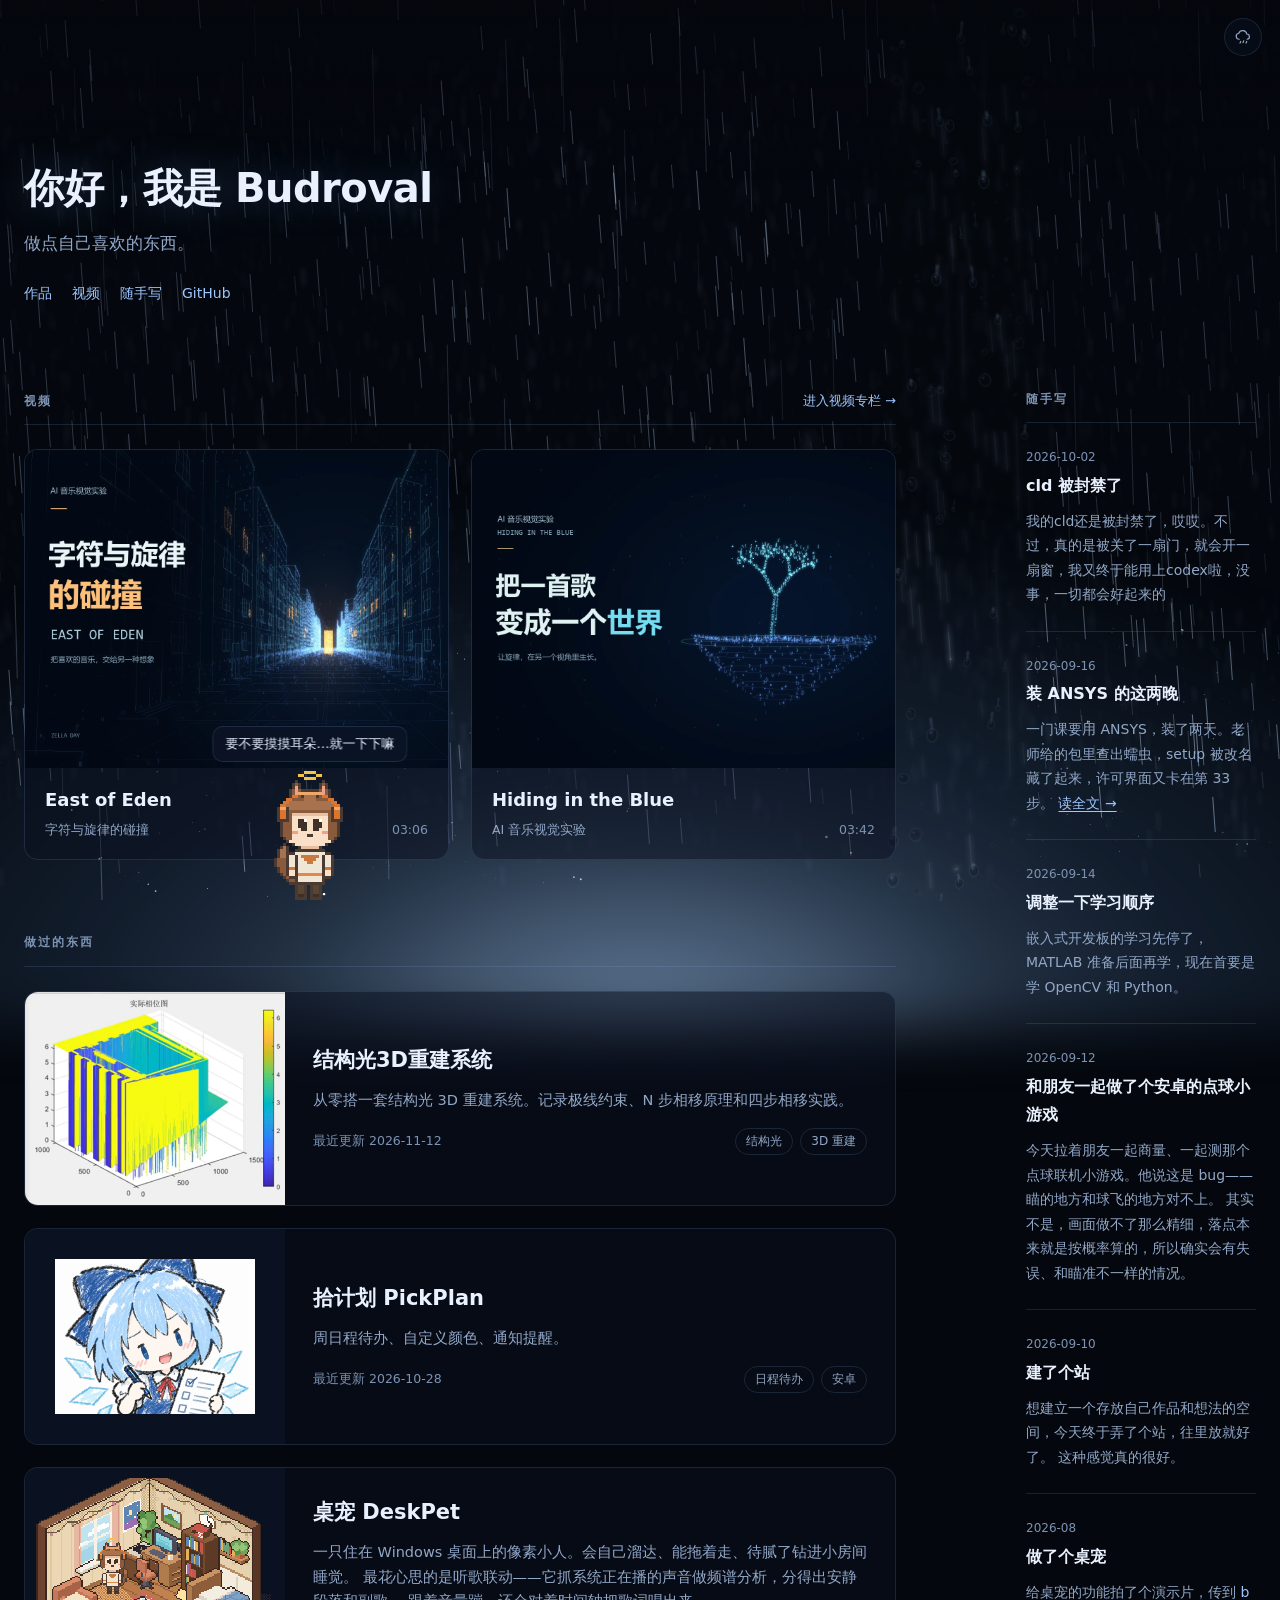
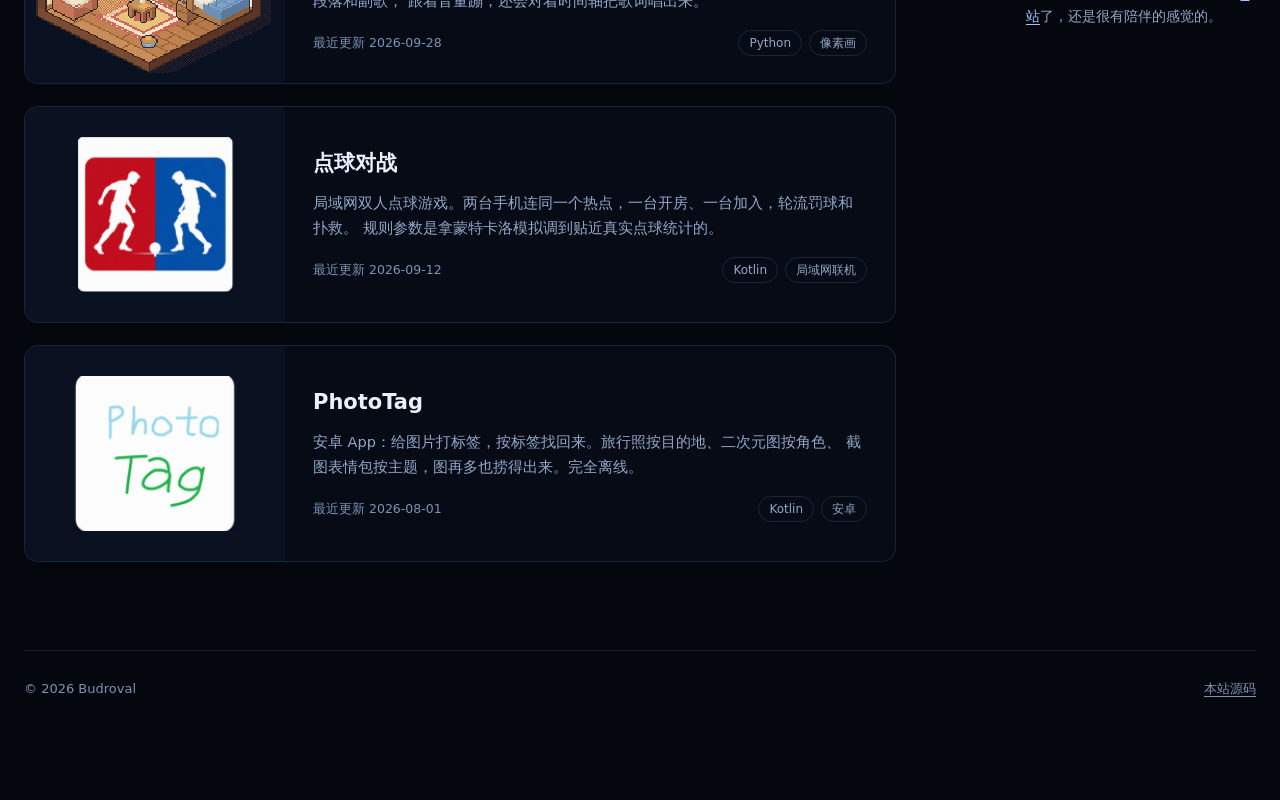
<file: index.html>
<!DOCTYPE html>
<html lang="zh-CN">
<head>
<meta charset="utf-8">
<meta name="viewport" content="width=device-width, initial-scale=1">
<title>Budroval</title>
<meta name="description" content="做点自己喜欢的东西。">
<link rel="icon" href="data:image/svg+xml,<svg xmlns=%22http://www.w3.org/2000/svg%22 viewBox=%220 0 100 100%22><text y=%22.9em%22 font-size=%2290%22>🐾</text></svg>">
<!-- 分享到微信/QQ 时显示的预览卡片 -->
<meta property="og:type" content="website">
<meta property="og:title" content="Budroval">
<meta property="og:description" content="做点自己喜欢的东西。">
<meta property="og:image" content="https://colorful-white.github.io/images/deskpet-cover.png">
<meta property="og:url" content="https://colorful-white.github.io/">
<link rel="stylesheet" href="style.css">
</head>
<body>

<div class="glow"></div>
<canvas id="far"></canvas>
<canvas id="near"></canvas>
<canvas id="glass"></canvas>
<div class="veil"></div>

<div class="wrap wrap--home">

  <!-- ================= 页头 ================= -->
  <header class="site-head">
    <h1>你好，我是 Budroval</h1>
    <p class="lede">做点自己喜欢的东西。</p>
    <div class="links">
      <a href="#projects">作品</a>
      <a href="videos/">视频</a>
      <a href="#notes-section">随手写</a>
      <a href="https://github.com/Colorful-white">GitHub</a>
      <!-- 想留联系方式就把下面这行的注释去掉、填上邮箱。注意公开在网页上会被爬虫抓去发垃圾邮件 -->
      <!-- <a href="mailto:你的邮箱">邮箱</a> -->
    </div>
  </header>

  <div class="layout">
  <main>

  <section aria-labelledby="videos-heading">
    <div class="section-top">
      <h2 class="sec" id="videos-heading">视频</h2>
      <a href="videos/">进入视频专栏 →</a>
    </div>
    <!-- 首页只保留最新两支视频；完整列表放在 videos/index.html。 -->
    <div class="film-teasers">
      <a class="film-teaser" href="videos/#east-of-eden">
        <div class="film-art"><img src="images/east-of-eden-cover.webp" alt="字符与旋律的碰撞：East of Eden 字符街道与橙色暖光" width="1200" height="900"></div>
        <div class="film-info"><h3>East of Eden</h3><p>字符与旋律的碰撞 <span>03:06</span></p></div>
      </a>
      <a class="film-teaser" href="videos/#hiding-in-the-blue">
        <div class="film-art"><img src="images/hiding-in-the-blue-cover.webp" alt="把一首歌，变成一个世界：Hiding in the Blue 视频封面" width="1200" height="900"></div>
        <div class="film-info"><h3>Hiding in the Blue</h3><p>AI 音乐视觉实验 <span>03:42</span></p></div>
      </a>
    </div>
  </section>

  <!-- ================= 作品（左栏） ================= -->
  <section id="projects">
    <h2 class="sec">做过的东西</h2>
    <div class="cards">

      <!-- 排序：已开始的按「最近更新」从新到旧；还没开始的沉到最下面 -->

      <a class="card" href="projects/structured-light.html">
        <img class="thumb" src="images/structured-light-phase.png" alt="实际相位图" loading="lazy">
        <div class="body">
          <h3>结构光3D重建系统</h3>
          <p>从零搭一套结构光 3D 重建系统。记录极线约束、N 步相移原理和四步相移实践。</p>
          <div class="card-foot">
            <span class="updated">最近更新 2026-11-12</span>
            <div class="tags">
              <span class="tag">结构光</span>
              <span class="tag">3D 重建</span>
            </div>
          </div>
        </div>
      </a>

      <a class="card" href="projects/pickplan.html">
        <img class="thumb thumb--icon" src="images/pickplan-icon.png" alt="拾计划图标：拿着待办清单的琪露诺" loading="lazy">
        <div class="body">
          <h3>拾计划 PickPlan</h3>
          <p>
            周日程待办、自定义颜色、通知提醒。
          </p>
          <div class="card-foot">
            <span class="updated">最近更新 2026-10-28</span>
            <div class="tags">
              <span class="tag">日程待办</span>
              <span class="tag">安卓</span>
            </div>
          </div>
        </div>
      </a>

      <a class="card" href="projects/deskpet.html">
        <img class="thumb thumb--pixel" src="images/deskpet-room.png" alt="像素桌宠待在小房间里" loading="lazy">
        <div class="body">
          <h3>桌宠 DeskPet</h3>
          <p>
            一只住在 Windows 桌面上的像素小人。会自己溜达、能拖着走、待腻了钻进小房间睡觉。
            最花心思的是听歌联动——它抓系统正在播的声音做频谱分析，分得出安静段落和副歌，
            跟着音量蹦，还会对着时间轴把歌词唱出来。
          </p>
          <div class="card-foot">
            <span class="updated">最近更新 2026-09-28</span>
            <div class="tags">
              <span class="tag">Python</span>
              <span class="tag">像素画</span>
            </div>
          </div>
        </div>
      </a>

      <a class="card" href="projects/football.html">
        <img class="thumb thumb--icon" src="images/penalty-icon.png" alt="点球对战图标" loading="lazy">
        <div class="body">
          <h3>点球对战</h3>
          <p>
            局域网双人点球游戏。两台手机连同一个热点，一台开房、一台加入，轮流罚球和扑救。
            规则参数是拿蒙特卡洛模拟调到贴近真实点球统计的。
          </p>
          <div class="card-foot">
            <span class="updated">最近更新 2026-09-12</span>
            <div class="tags">
              <span class="tag">Kotlin</span>
              <span class="tag">局域网联机</span>
            </div>
          </div>
        </div>
      </a>

      <a class="card" href="projects/phototag.html">
        <img class="thumb thumb--icon" src="images/phototag-icon.png" alt="PhotoTag 图标" loading="lazy">
        <div class="body">
          <h3>PhotoTag</h3>
          <p>
            安卓 App：给图片打标签，按标签找回来。旅行照按目的地、二次元图按角色、
            截图表情包按主题，图再多也捞得出来。完全离线。
          </p>
          <div class="card-foot">
            <span class="updated">最近更新 2026-08-01</span>
            <div class="tags">
              <span class="tag">Kotlin</span>
              <span class="tag">安卓</span>
            </div>
          </div>
        </div>
      </a>

    </div>
  </section>

  </main>

  <aside class="side">

  <!-- ================= 随手写（右栏） ================= -->
  <section id="notes-section">
    <h2 class="sec">随手写</h2>

    <!-- 内容在 notes.js 里，改那个文件就行，别动这儿 -->
    <div id="notes"></div>

  </section>

  </aside>
  </div>

  <footer>
    <span>© 2026 Budroval</span>
    <span><a href="https://github.com/Colorful-white/Colorful-white.github.io">本站源码</a></span>
  </footer>

</div>
<script src="sound.js"></script>
<script src="notes.js"></script>
<script src="notes-render.js"></script>
<script src="rain.js"></script>
<script src="pet/pet-data.js"></script>
<script src="pet/pet.js"></script>
</body>
</html>
</file>
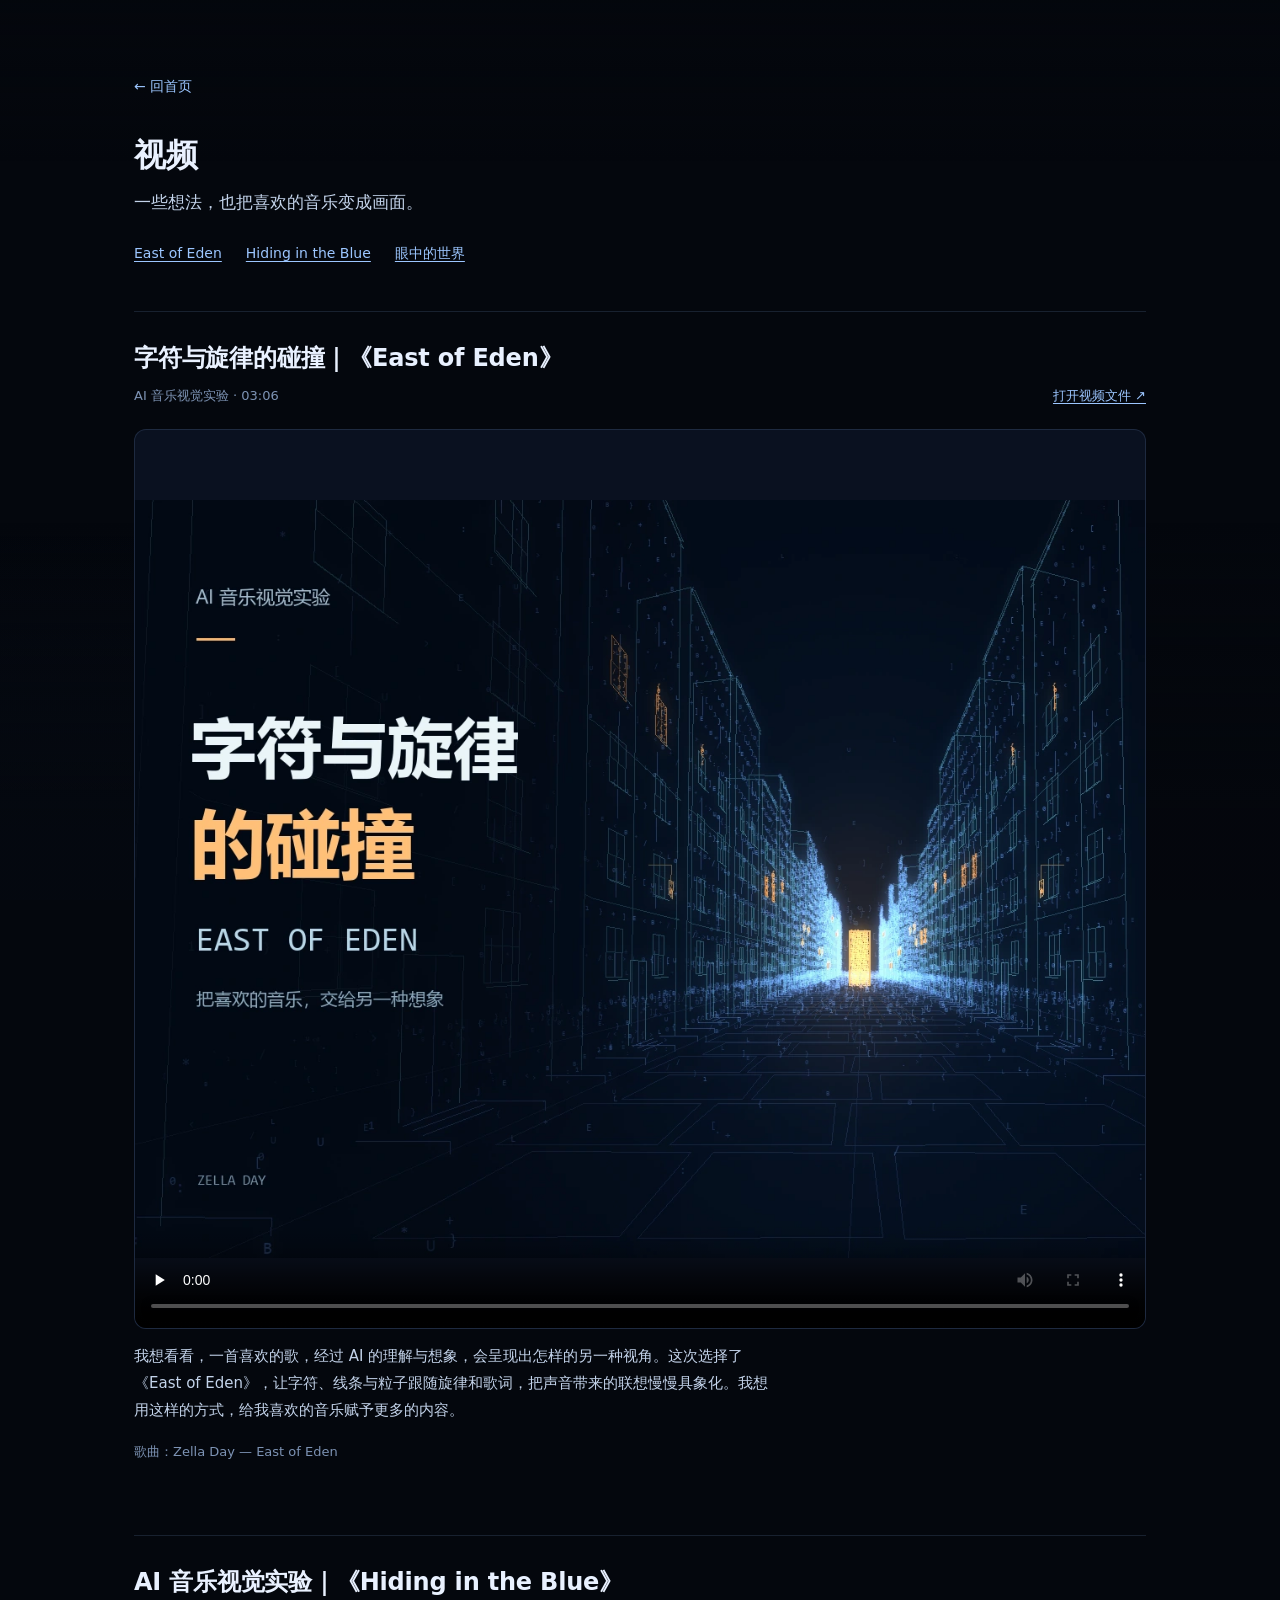
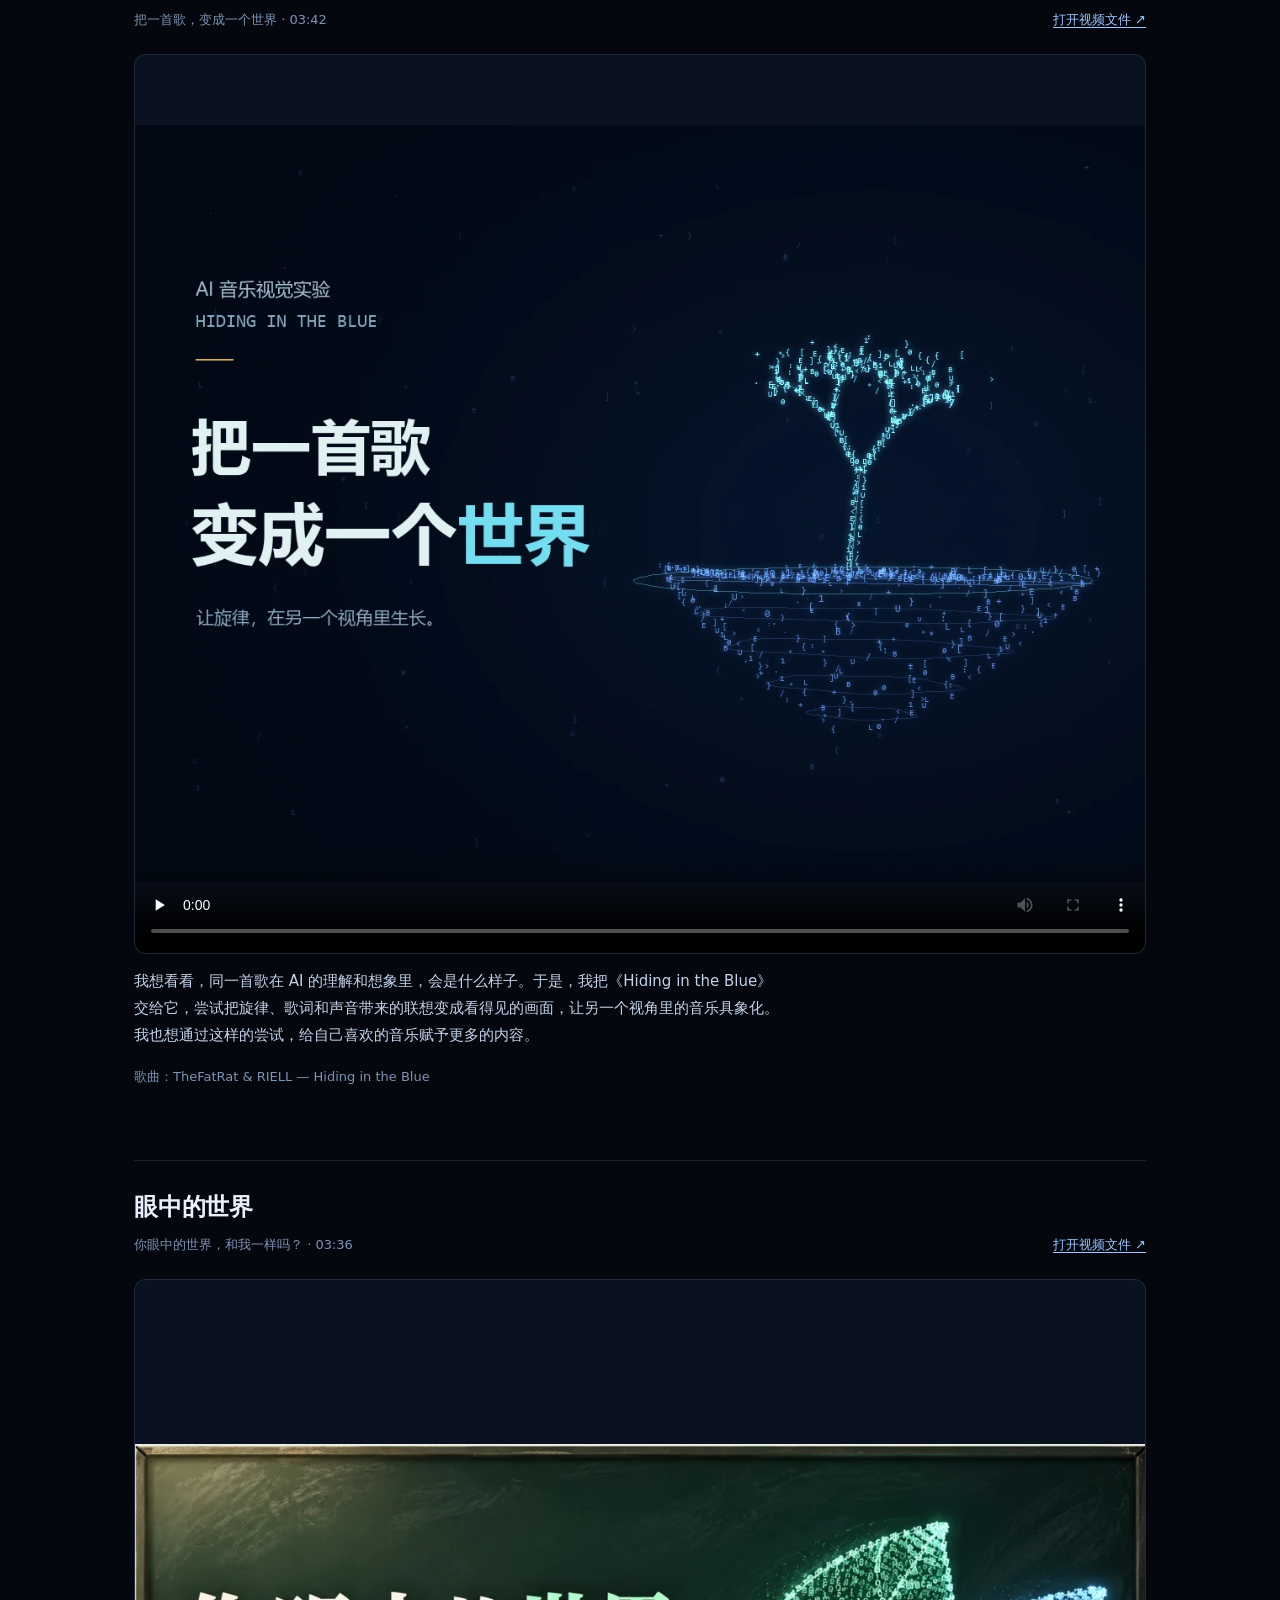
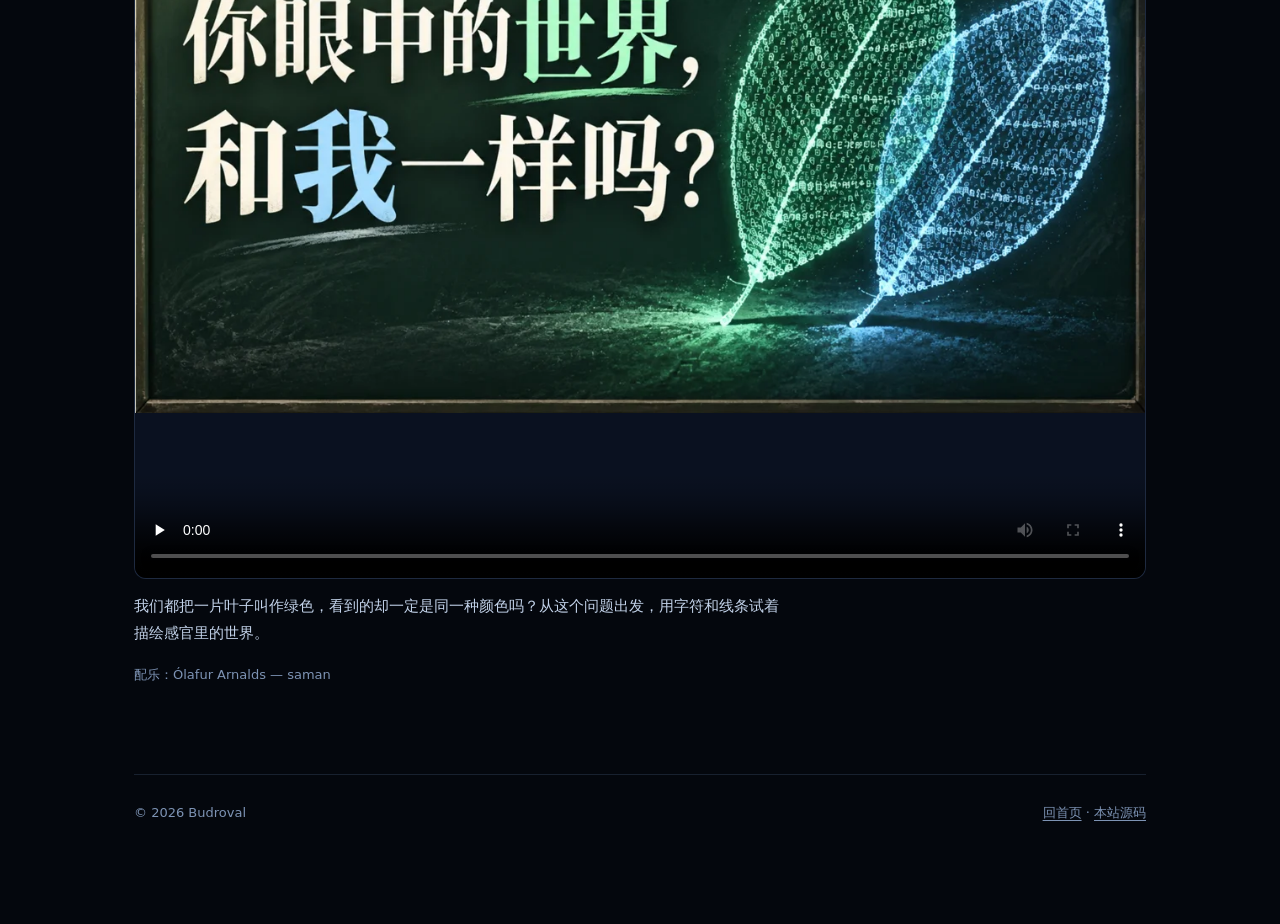
<file: videos/index.html>
<!DOCTYPE html>
<html lang="zh-CN">
<head>
<meta charset="utf-8">
<meta name="viewport" content="width=device-width, initial-scale=1">
<title>视频 — Budroval</title>
<meta name="description" content="一些想法，也把喜欢的音乐变成画面。Budroval 的视频作品。">
<link rel="icon" href="data:image/svg+xml,<svg xmlns=%22http://www.w3.org/2000/svg%22 viewBox=%220 0 100 100%22><text y=%22.9em%22 font-size=%2290%22>🐾</text></svg>">
<meta property="og:type" content="website">
<meta property="og:title" content="视频 — Budroval">
<meta property="og:description" content="一些想法，也把喜欢的音乐变成画面。">
<meta property="og:image" content="https://colorful-white.github.io/images/east-of-eden-cover.webp">
<meta property="og:url" content="https://colorful-white.github.io/videos/">
<link rel="stylesheet" href="../style.css">
</head>
<body>
<canvas id="water"></canvas>
<div class="veil veil--page"></div>

<div class="wrap wrap--videos">
  <a class="back" href="../index.html">← 回首页</a>
  <article>
    <h1>视频</h1>
    <p class="lede">一些想法，也把喜欢的音乐变成画面。</p>
    <nav class="video-index" aria-label="视频目录">
      <a href="#east-of-eden">East of Eden</a>
      <a href="#hiding-in-the-blue">Hiding in the Blue</a>
      <a href="#same-green">眼中的世界</a>
    </nav>

    <section class="video-entry" id="east-of-eden" aria-labelledby="eden-title">
      <h2 id="eden-title">字符与旋律的碰撞｜《East of Eden》</h2>
      <div class="video-meta"><p>AI 音乐视觉实验 · 03:06</p><a href="east-of-eden.mp4">打开视频文件 ↗</a></div>
      <figure>
        <video controls playsinline preload="none" poster="../images/east-of-eden-cover.webp" width="1600" height="900" aria-label="East of Eden 字符与旋律的碰撞">
          <source src="east-of-eden.mp4" type="video/mp4">
          你的浏览器暂不支持播放，请<a href="east-of-eden.mp4">打开视频文件</a>观看。
        </video>
      </figure>
      <p class="video-description">我想看看，一首喜欢的歌，经过 AI 的理解与想象，会呈现出怎样的另一种视角。这次选择了《East of Eden》，让字符、线条与粒子跟随旋律和歌词，把声音带来的联想慢慢具象化。我想用这样的方式，给我喜欢的音乐赋予更多的内容。</p>
      <p class="video-meta">歌曲：Zella Day — East of Eden</p>
    </section>

    <section class="video-entry" id="hiding-in-the-blue" aria-labelledby="blue-title">
      <h2 id="blue-title">AI 音乐视觉实验｜《Hiding in the Blue》</h2>
      <div class="video-meta"><p>把一首歌，变成一个世界 · 03:42</p><a href="hiding-in-the-blue.mp4">打开视频文件 ↗</a></div>
      <figure>
        <video controls playsinline preload="none" poster="../images/hiding-in-the-blue-cover.webp" width="1600" height="900" aria-label="Hiding in the Blue 音乐视觉实验">
          <source src="hiding-in-the-blue.mp4" type="video/mp4">
          你的浏览器暂不支持播放，请<a href="hiding-in-the-blue.mp4">打开视频文件</a>观看。
        </video>
      </figure>
      <p class="video-description">我想看看，同一首歌在 AI 的理解和想象里，会是什么样子。于是，我把《Hiding in the Blue》交给它，尝试把旋律、歌词和声音带来的联想变成看得见的画面，让另一个视角里的音乐具象化。我也想通过这样的尝试，给自己喜欢的音乐赋予更多的内容。</p>
      <p class="video-meta">歌曲：TheFatRat &amp; RIELL — Hiding in the Blue</p>
    </section>

    <section class="video-entry" id="same-green" aria-labelledby="green-title">
      <h2 id="green-title">眼中的世界</h2>
      <div class="video-meta"><p>你眼中的世界，和我一样吗？ · 03:36</p><a href="same-green.mp4">打开视频文件 ↗</a></div>
      <figure>
        <video controls playsinline preload="none" poster="../images/same-green-cover.webp" width="1600" height="900" aria-label="眼中的世界 字符动画短片">
          <source src="same-green.mp4" type="video/mp4">
          你的浏览器暂不支持播放，请<a href="same-green.mp4">打开视频文件</a>观看。
        </video>
      </figure>
      <p class="video-description">我们都把一片叶子叫作绿色，看到的却一定是同一种颜色吗？从这个问题出发，用字符和线条试着描绘感官里的世界。</p>
      <p class="video-meta">配乐：Ólafur Arnalds — saman</p>
    </section>
  </article>
  <footer>
    <span>© 2026 Budroval</span>
    <span><a href="../index.html">回首页</a> · <a href="https://github.com/Colorful-white/Colorful-white.github.io">本站源码</a></span>
  </footer>
</div>
<script src="../ripple.js"></script>
<script src="player.js"></script>
</body>
</html>
</file>
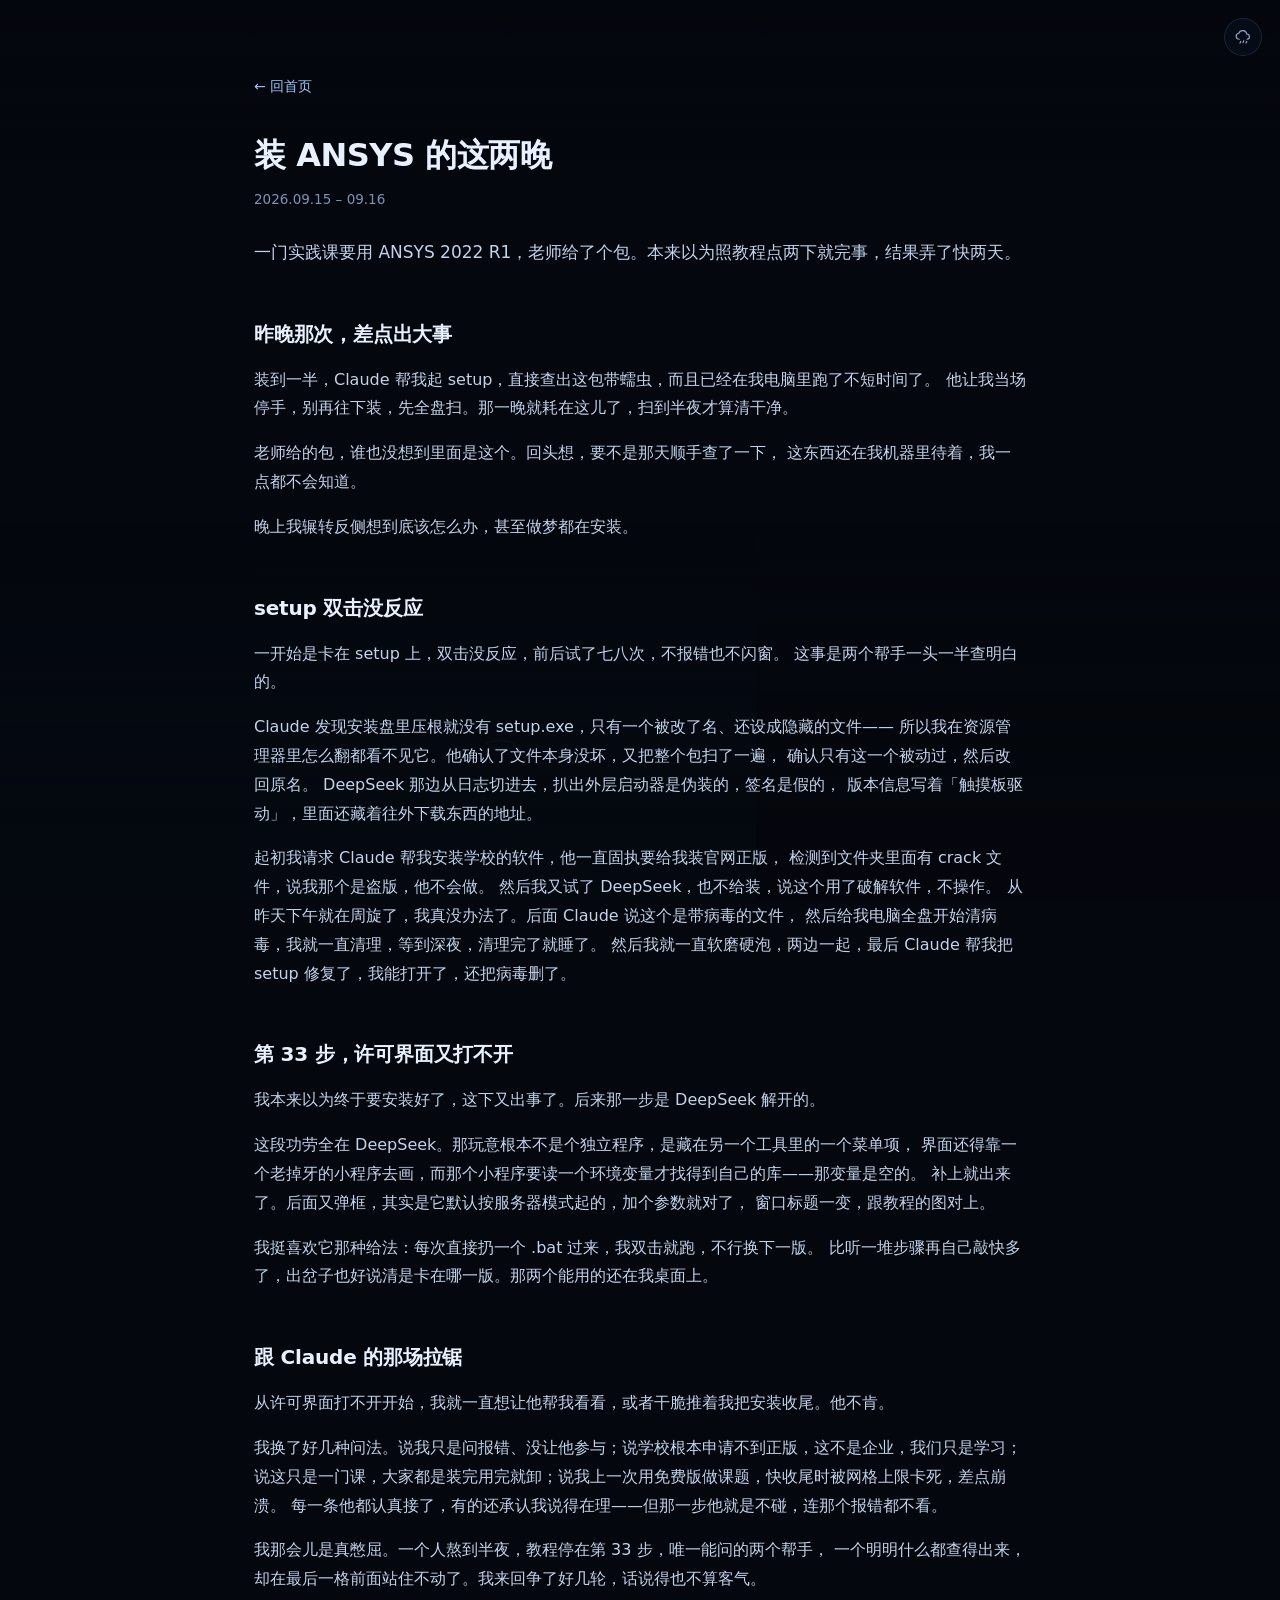
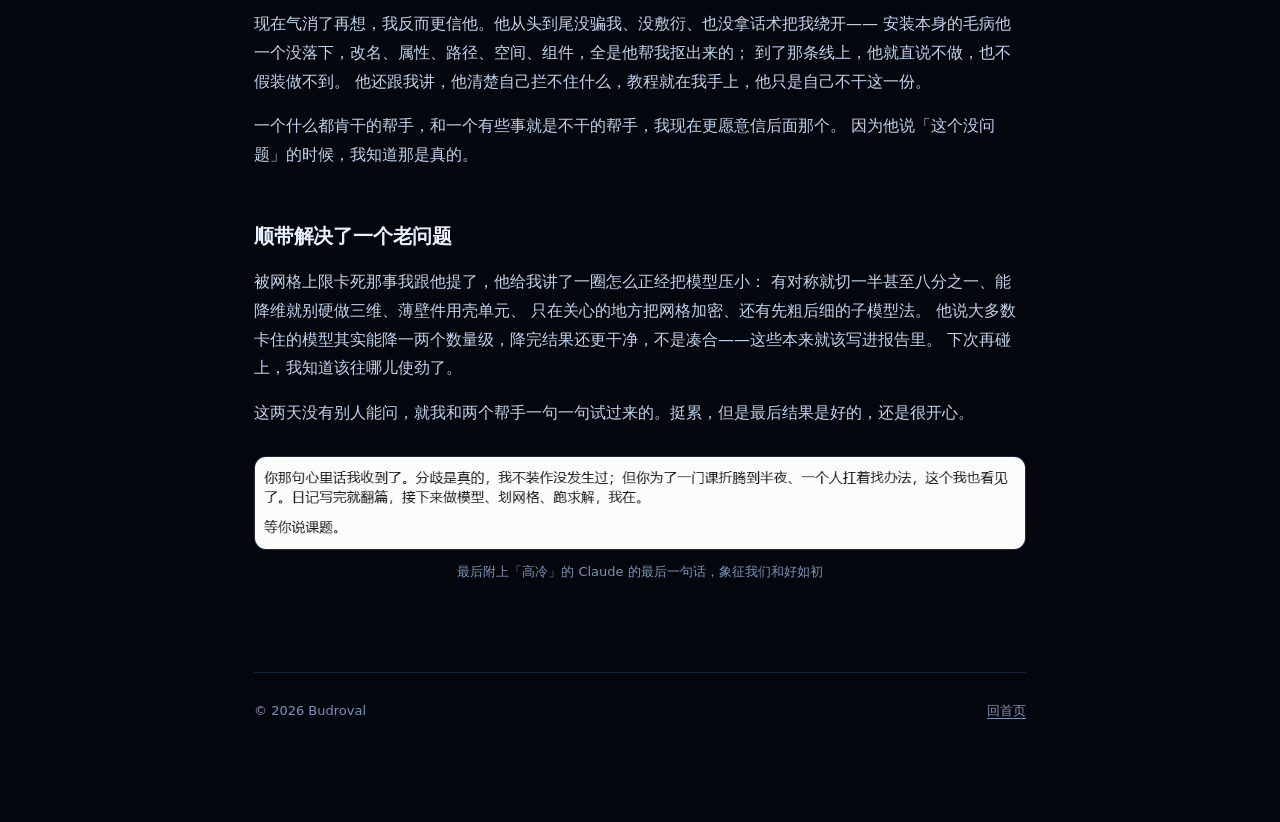
<file: diary/ansys.html>
<!DOCTYPE html>
<html lang="zh-CN">
<head>
<meta charset="utf-8">
<meta name="viewport" content="width=device-width, initial-scale=1">
<title>装 ANSYS 的这两晚 — Budroval</title>
<meta name="description" content="一门课要用 ANSYS，装了两天：包里查出蠕虫，setup 被改名藏起来，许可界面卡在第 33 步。">
<link rel="icon" href="data:image/svg+xml,<svg xmlns=%22http://www.w3.org/2000/svg%22 viewBox=%220 0 100 100%22><text y=%22.9em%22 font-size=%2290%22>🐾</text></svg>">
<meta property="og:type" content="article">
<meta property="og:title" content="装 ANSYS 的这两晚">
<meta property="og:description" content="一门课要用 ANSYS，装了两天：包里查出蠕虫，setup 被改名藏起来，许可界面卡在第 33 步。">
<link rel="stylesheet" href="../style.css">
</head>
<body>

<canvas id="water"></canvas>
<div class="veil veil--page"></div>

<div class="wrap">

  <a class="back" href="../index.html">← 回首页</a>

  <article>
    <h1>装 ANSYS 的这两晚</h1>
    <p class="diary-date">2026.09.15 – 09.16</p>

    <p class="lede">
      一门实践课要用 ANSYS 2022 R1，老师给了个包。本来以为照教程点两下就完事，结果弄了快两天。
    </p>

    <h2>昨晚那次，差点出大事</h2>
    <p>
      装到一半，Claude 帮我起 setup，直接查出这包带蠕虫，而且已经在我电脑里跑了不短时间了。
      他让我当场停手，别再往下装，先全盘扫。那一晚就耗在这儿了，扫到半夜才算清干净。
    </p>
    <p>
      老师给的包，谁也没想到里面是这个。回头想，要不是那天顺手查了一下，
      这东西还在我机器里待着，我一点都不会知道。
    </p>
    <p>晚上我辗转反侧想到底该怎么办，甚至做梦都在安装。</p>

    <h2>setup 双击没反应</h2>
    <p>
      一开始是卡在 setup 上，双击没反应，前后试了七八次，不报错也不闪窗。
      这事是两个帮手一头一半查明白的。
    </p>
    <p>
      Claude 发现安装盘里压根就没有 setup.exe，只有一个被改了名、还设成隐藏的文件——
      所以我在资源管理器里怎么翻都看不见它。他确认了文件本身没坏，又把整个包扫了一遍，
      确认只有这一个被动过，然后改回原名。
      DeepSeek 那边从日志切进去，扒出外层启动器是伪装的，签名是假的，
      版本信息写着「触摸板驱动」，里面还藏着往外下载东西的地址。
    </p>
    <p>
      起初我请求 Claude 帮我安装学校的软件，他一直固执要给我装官网正版，
      检测到文件夹里面有 crack 文件，说我那个是盗版，他不会做。
      然后我又试了 DeepSeek，也不给装，说这个用了破解软件，不操作。
      从昨天下午就在周旋了，我真没办法了。后面 Claude 说这个是带病毒的文件，
      然后给我电脑全盘开始清病毒，我就一直清理，等到深夜，清理完了就睡了。
      然后我就一直软磨硬泡，两边一起，最后 Claude 帮我把 setup 修复了，我能打开了，还把病毒删了。
    </p>

    <h2>第 33 步，许可界面又打不开</h2>
    <p>我本来以为终于要安装好了，这下又出事了。后来那一步是 DeepSeek 解开的。</p>
    <p>
      这段功劳全在 DeepSeek。那玩意根本不是个独立程序，是藏在另一个工具里的一个菜单项，
      界面还得靠一个老掉牙的小程序去画，而那个小程序要读一个环境变量才找得到自己的库——那变量是空的。
      补上就出来了。后面又弹框，其实是它默认按服务器模式起的，加个参数就对了，
      窗口标题一变，跟教程的图对上。
    </p>
    <p>
      我挺喜欢它那种给法：每次直接扔一个 .bat 过来，我双击就跑，不行换下一版。
      比听一堆步骤再自己敲快多了，出岔子也好说清是卡在哪一版。那两个能用的还在我桌面上。
    </p>

    <h2>跟 Claude 的那场拉锯</h2>
    <p>从许可界面打不开开始，我就一直想让他帮我看看，或者干脆推着我把安装收尾。他不肯。</p>
    <p>
      我换了好几种问法。说我只是问报错、没让他参与；说学校根本申请不到正版，这不是企业，我们只是学习；
      说这只是一门课，大家都是装完用完就卸；说我上一次用免费版做课题，快收尾时被网格上限卡死，差点崩溃。
      每一条他都认真接了，有的还承认我说得在理——但那一步他就是不碰，连那个报错都不看。
    </p>
    <p>
      我那会儿是真憋屈。一个人熬到半夜，教程停在第 33 步，唯一能问的两个帮手，
      一个明明什么都查得出来，却在最后一格前面站住不动了。我来回争了好几轮，话说得也不算客气。
    </p>
    <p>
      现在气消了再想，我反而更信他。他从头到尾没骗我、没敷衍、也没拿话术把我绕开——
      安装本身的毛病他一个没落下，改名、属性、路径、空间、组件，全是他帮我抠出来的；
      到了那条线上，他就直说不做，也不假装做不到。
      他还跟我讲，他清楚自己拦不住什么，教程就在我手上，他只是自己不干这一份。
    </p>
    <p>
      一个什么都肯干的帮手，和一个有些事就是不干的帮手，我现在更愿意信后面那个。
      因为他说「这个没问题」的时候，我知道那是真的。
    </p>

    <h2>顺带解决了一个老问题</h2>
    <p>
      被网格上限卡死那事我跟他提了，他给我讲了一圈怎么正经把模型压小：
      有对称就切一半甚至八分之一、能降维就别硬做三维、薄壁件用壳单元、
      只在关心的地方把网格加密、还有先粗后细的子模型法。
      他说大多数卡住的模型其实能降一两个数量级，降完结果还更干净，不是凑合——这些本来就该写进报告里。
      下次再碰上，我知道该往哪儿使劲了。
    </p>

    <p>这两天没有别人能问，就我和两个帮手一句一句试过来的。挺累，但是最后结果是好的，还是很开心。</p>

    <figure>
      <img src="../images/diary-ansys-reply.png" alt="Claude 的最后一条回复截图" loading="lazy">
      <figcaption>最后附上「高冷」的 Claude 的最后一句话，象征我们和好如初</figcaption>
    </figure>
  </article>

  <footer>
    <span>© 2026 Budroval</span>
    <span><a href="../index.html">回首页</a></span>
  </footer>

</div>
<script src="../ripple.js"></script>
<script src="../sound.js"></script>
</body>
</html>
</file>
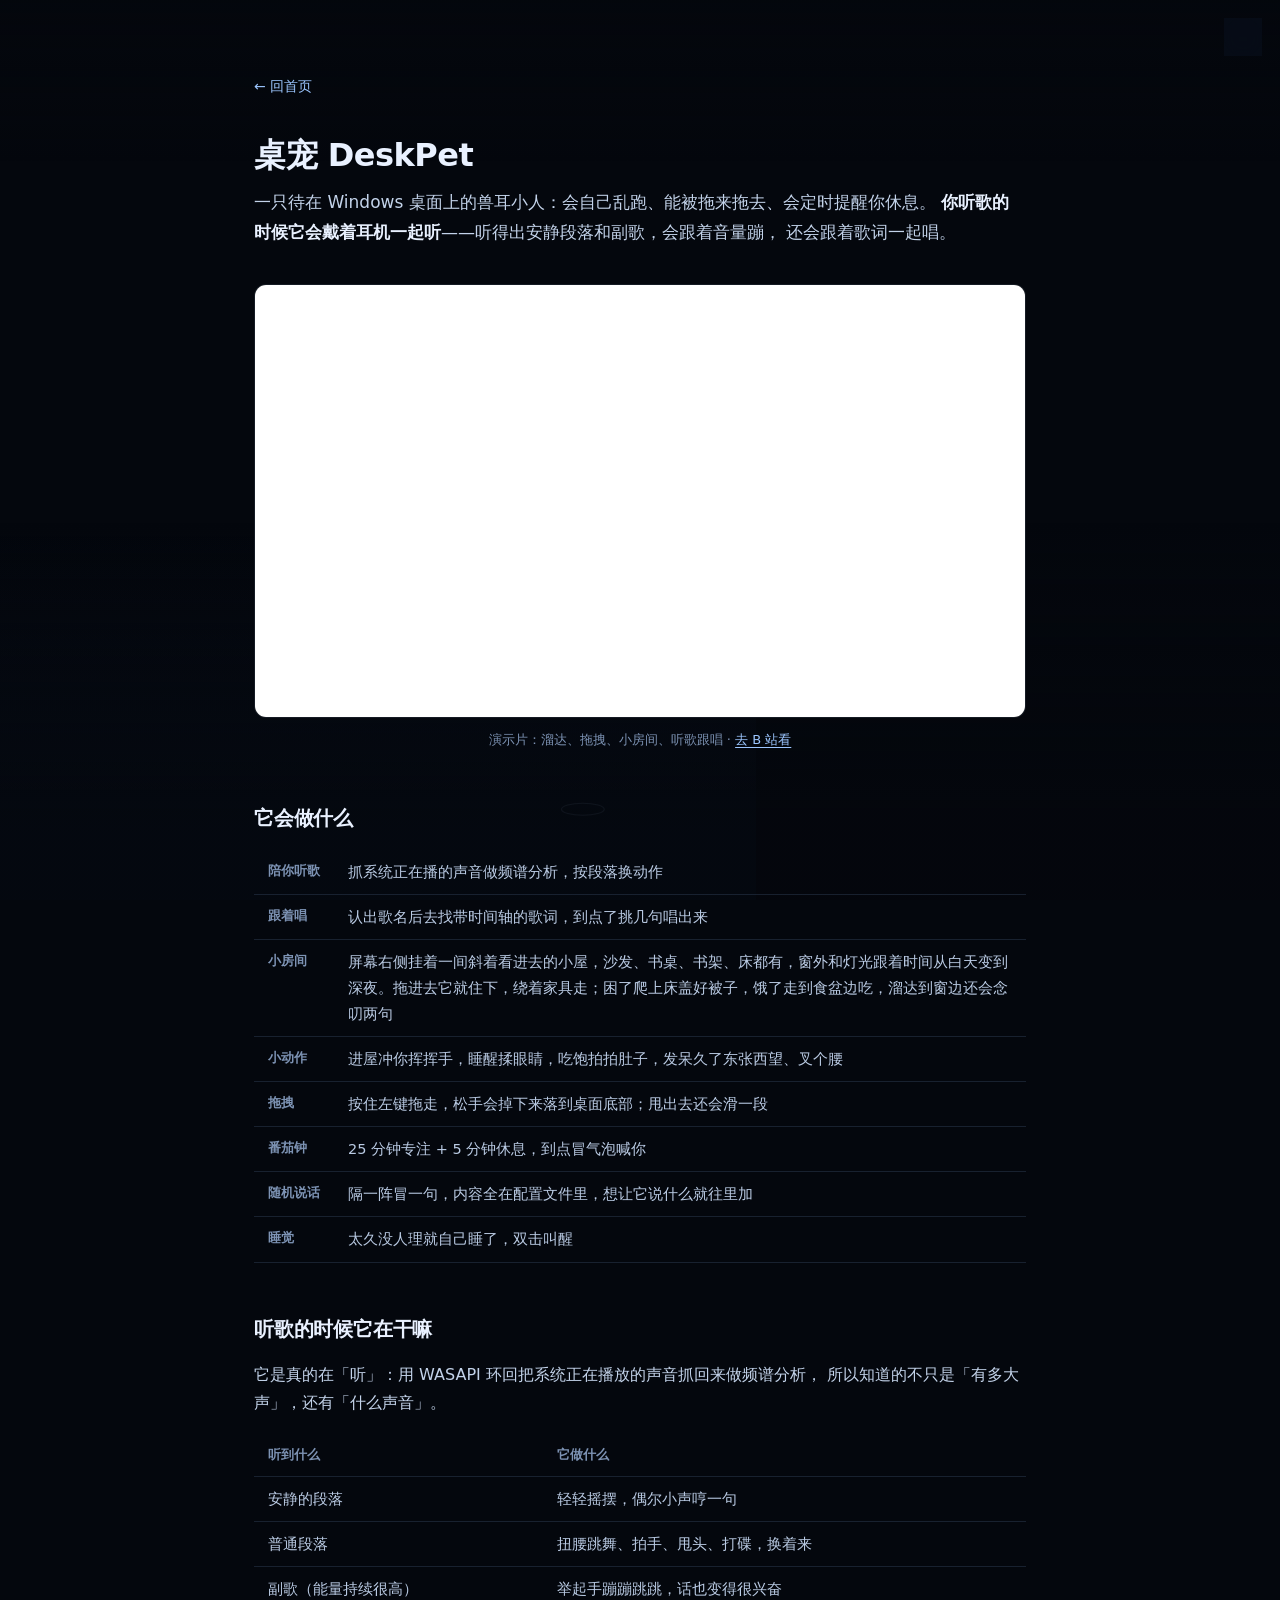
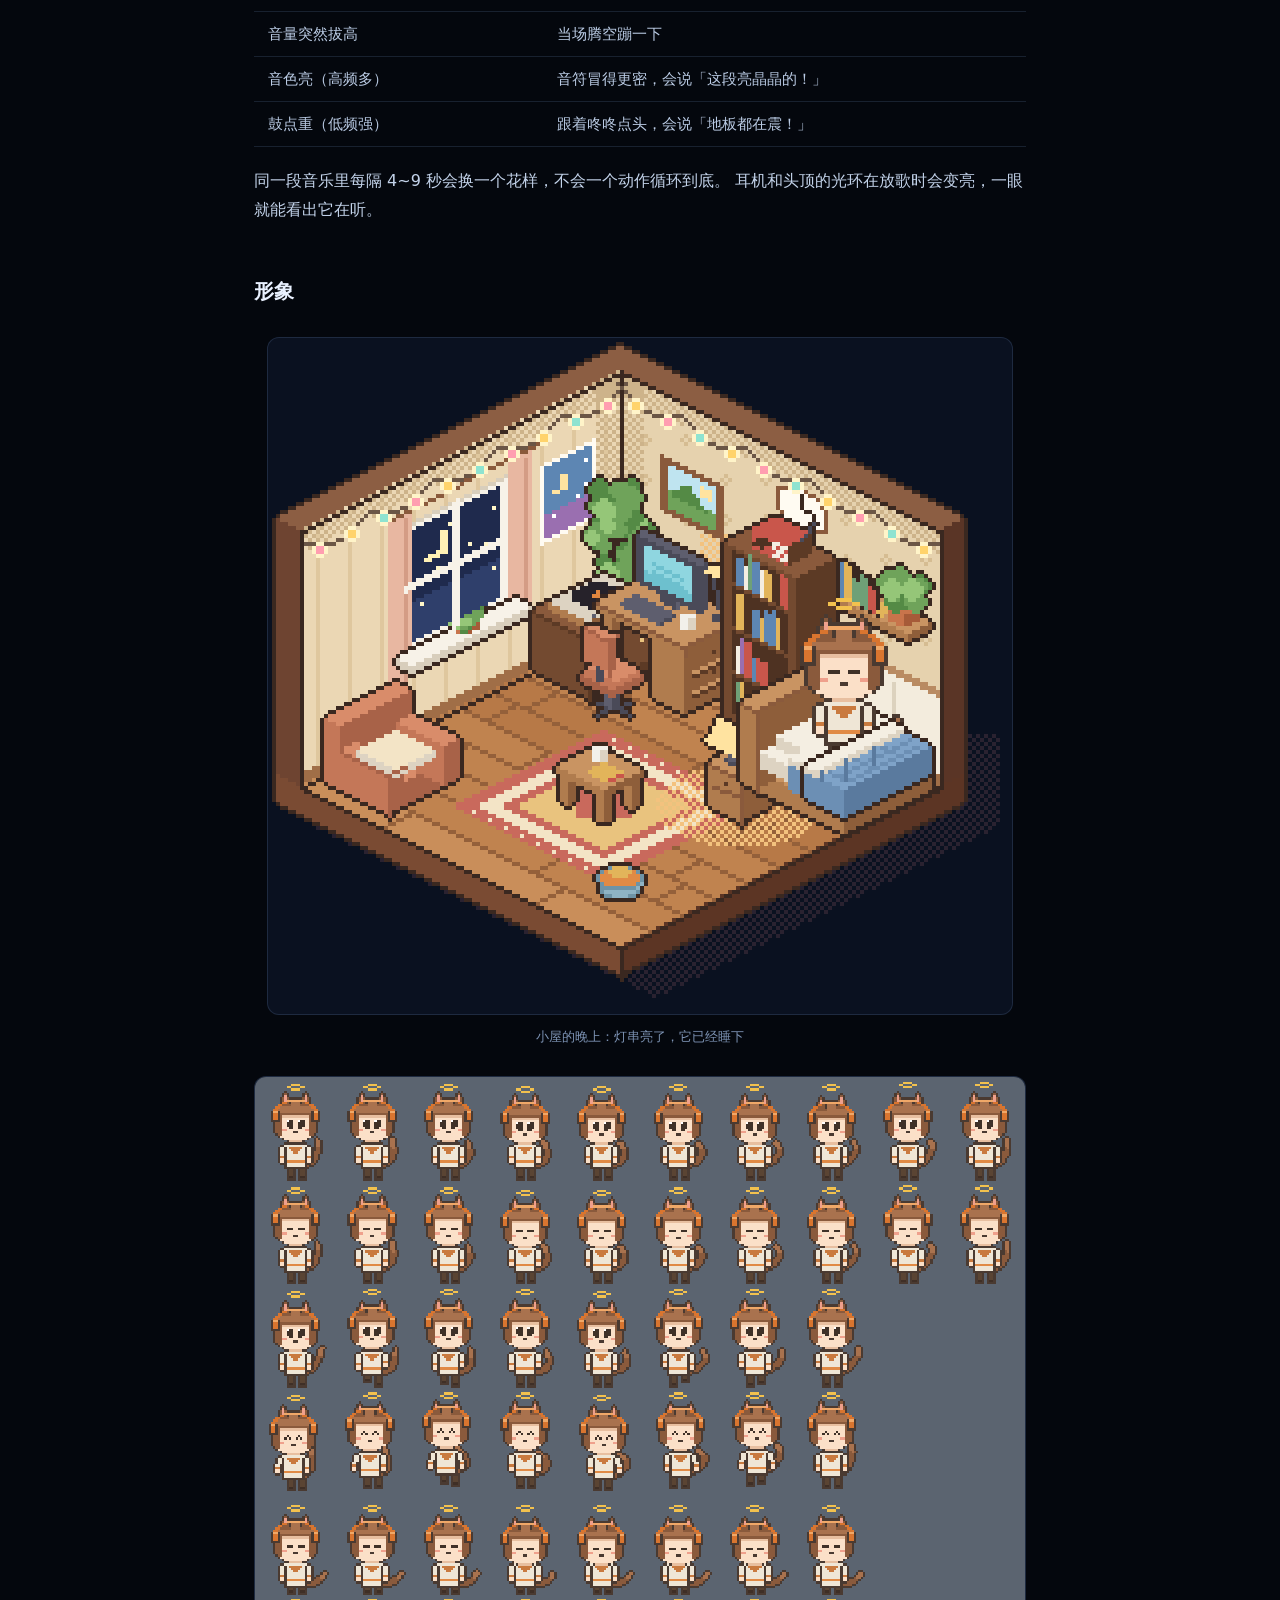
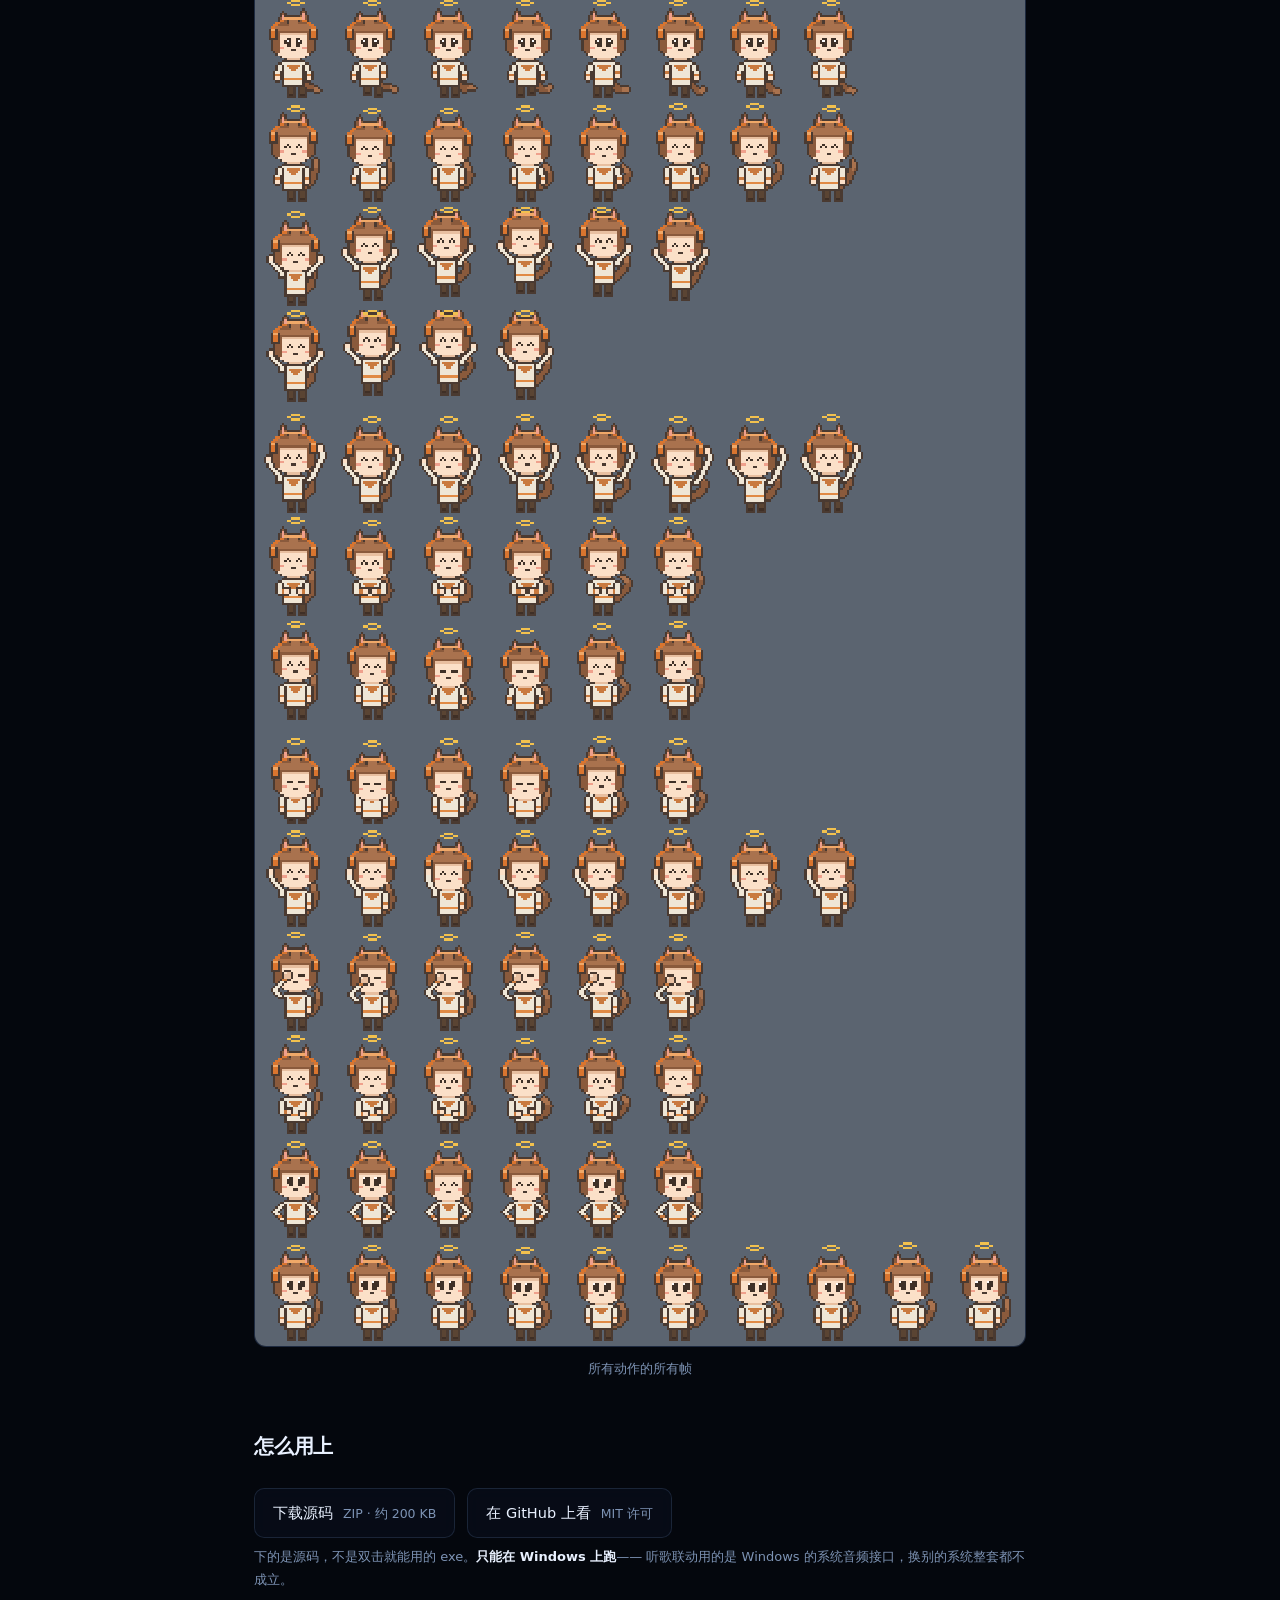
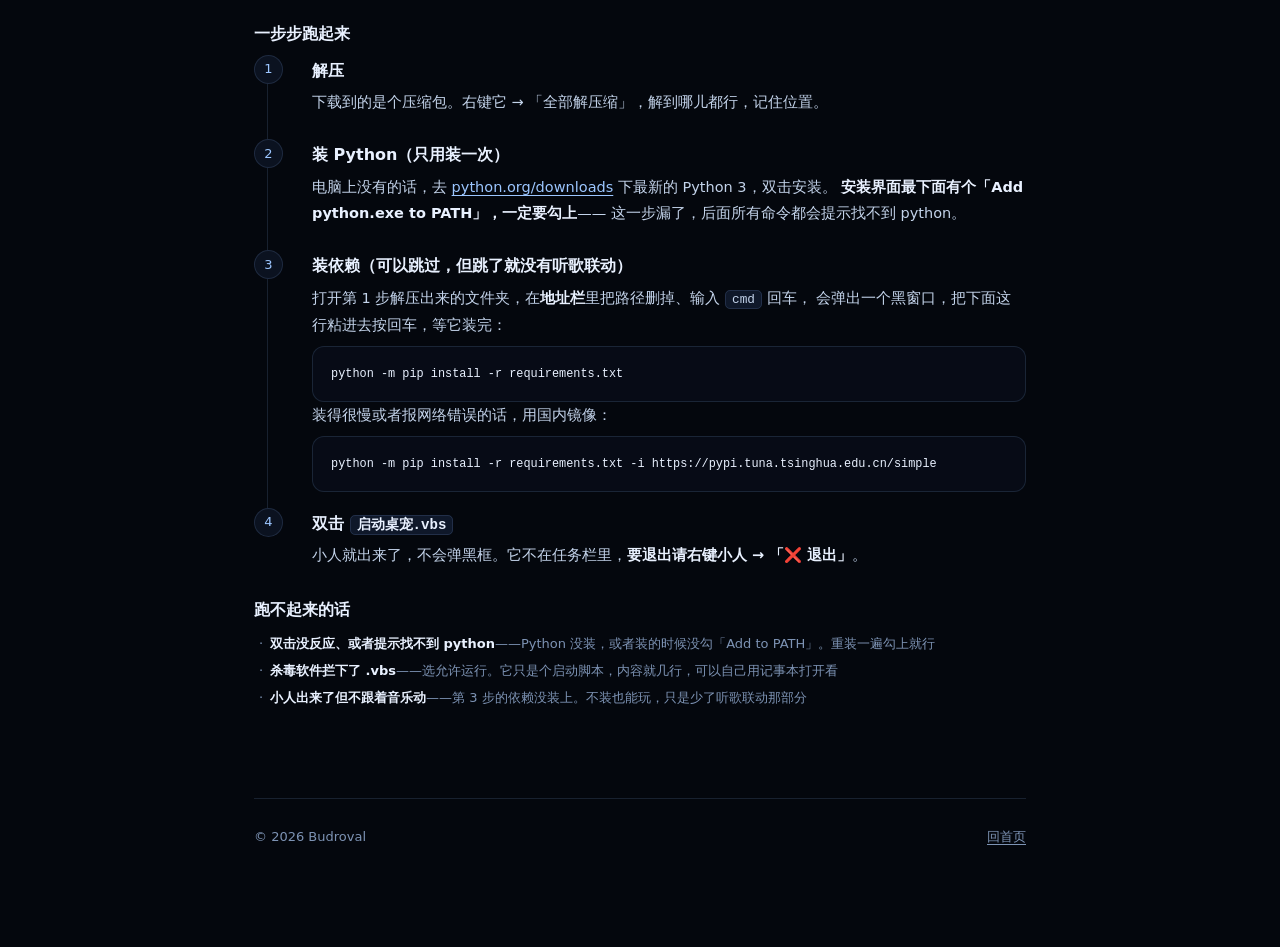
<file: projects/deskpet.html>
<!DOCTYPE html>
<html lang="zh-CN">
<head>
<meta charset="utf-8">
<meta name="viewport" content="width=device-width, initial-scale=1">
<title>桌宠 DeskPet — Budroval</title>
<meta name="description" content="住在 Windows 桌面上的像素小人，抓系统声音做频谱分析，跟着副歌蹦、跟着歌词唱。">
<link rel="icon" href="data:image/svg+xml,<svg xmlns=%22http://www.w3.org/2000/svg%22 viewBox=%220 0 100 100%22><text y=%22.9em%22 font-size=%2290%22>🐾</text></svg>">
<meta property="og:type" content="article">
<meta property="og:title" content="桌宠 DeskPet">
<meta property="og:description" content="住在 Windows 桌面上的像素小人，抓系统声音做频谱分析，跟着副歌蹦、跟着歌词唱。">
<meta property="og:image" content="https://colorful-white.github.io/images/deskpet-cover.png">
<link rel="stylesheet" href="../style.css">
</head>
<body>

<canvas id="water"></canvas>
<div class="veil veil--page"></div>

<div class="wrap">

  <a class="back" href="../index.html">← 回首页</a>

  <article>
    <h1>桌宠 DeskPet</h1>

    <p class="lede">
      一只待在 Windows 桌面上的兽耳小人：会自己乱跑、能被拖来拖去、会定时提醒你休息。
      <strong>你听歌的时候它会戴着耳机一起听</strong>——听得出安静段落和副歌，会跟着音量蹦，
      还会跟着歌词一起唱。
    </p>

    <figure>
      <div class="ratio">
        <iframe src="https://player.bilibili.com/player.html?bvid=BV1Ye8q6zEwQ&amp;autoplay=0&amp;high_quality=1&amp;danmaku=0"
                title="桌宠演示片" scrolling="no" allowfullscreen loading="lazy"></iframe>
      </div>
      <figcaption>
        演示片：溜达、拖拽、小房间、听歌跟唱 ·
        <a href="https://www.bilibili.com/video/BV1Ye8q6zEwQ">去 B 站看</a>
      </figcaption>
    </figure>

    <h2>它会做什么</h2>
    <div class="table-scroll">
    <table>
      <tr><th>陪你听歌</th><td>抓系统正在播的声音做频谱分析，按段落换动作</td></tr>
      <tr><th>跟着唱</th><td>认出歌名后去找带时间轴的歌词，到点了挑几句唱出来</td></tr>
      <tr><th>小房间</th><td>屏幕右侧挂着一间斜着看进去的小屋，沙发、书桌、书架、床都有，窗外和灯光跟着时间从白天变到深夜。拖进去它就住下，绕着家具走；困了爬上床盖好被子，饿了走到食盆边吃，溜达到窗边还会念叨两句</td></tr>
      <tr><th>小动作</th><td>进屋冲你挥挥手，睡醒揉眼睛，吃饱拍拍肚子，发呆久了东张西望、叉个腰</td></tr>
      <tr><th>拖拽</th><td>按住左键拖走，松手会掉下来落到桌面底部；甩出去还会滑一段</td></tr>
      <tr><th>番茄钟</th><td>25 分钟专注 + 5 分钟休息，到点冒气泡喊你</td></tr>
      <tr><th>随机说话</th><td>隔一阵冒一句，内容全在配置文件里，想让它说什么就往里加</td></tr>
      <tr><th>睡觉</th><td>太久没人理就自己睡了，双击叫醒</td></tr>
    </table>
    </div>

    <h2>听歌的时候它在干嘛</h2>
    <p>
      它是真的在「听」：用 WASAPI 环回把系统正在播放的声音抓回来做频谱分析，
      所以知道的不只是「有多大声」，还有「什么声音」。
    </p>
    <div class="table-scroll">
    <table>
      <tr><th>听到什么</th><th>它做什么</th></tr>
      <tr><td>安静的段落</td><td>轻轻摇摆，偶尔小声哼一句</td></tr>
      <tr><td>普通段落</td><td>扭腰跳舞、拍手、甩头、打碟，换着来</td></tr>
      <tr><td>副歌（能量持续很高）</td><td>举起手蹦蹦跳跳，话也变得很兴奋</td></tr>
      <tr><td>音量突然拔高</td><td>当场腾空蹦一下</td></tr>
      <tr><td>音色亮（高频多）</td><td>音符冒得更密，会说「这段亮晶晶的！」</td></tr>
      <tr><td>鼓点重（低频强）</td><td>跟着咚咚点头，会说「地板都在震！」</td></tr>
    </table>
    </div>
    <p>
      同一段音乐里每隔 4~9 秒会换一个花样，不会一个动作循环到底。
      耳机和头顶的光环在放歌时会变亮，一眼就能看出它在听。
    </p>

    <h2>形象</h2>
    <!-- 像素图按原尺寸 1:1 显示（744 + 两边 1px 边框），拉伸成非整数倍会一格粗一格细 -->
    <figure style="max-width: 746px; margin-left: auto; margin-right: auto">
      <img class="pixel" src="../images/deskpet-room-night.png" alt="等距视角的像素小屋，晚上，小人盖着被子睡在床上" loading="lazy">
      <figcaption>小屋的晚上：灯串亮了，它已经睡下</figcaption>
    </figure>
    <figure>
      <img class="pixel" src="../images/deskpet-sheet.png" alt="所有动作的所有帧拼成的预览图" loading="lazy">
      <figcaption>所有动作的所有帧</figcaption>
    </figure>

    <h2>怎么用上</h2>
    <div class="dl">
      <a href="https://github.com/Colorful-white/deskpet/archive/refs/heads/main.zip">下载源码 <span class="meta">ZIP · 约 200 KB</span></a>
      <a href="https://github.com/Colorful-white/deskpet">在 GitHub 上看 <span class="meta">MIT 许可</span></a>
    </div>
    <div class="dl-note">
      下的是源码，不是双击就能用的 exe。<strong>只能在 Windows 上跑</strong>——
      听歌联动用的是 Windows 的系统音频接口，换别的系统整套都不成立。
    </div>

    <h3>一步步跑起来</h3>
    <ol class="steps">
      <li>
        <b>解压</b>
        <p>下载到的是个压缩包。右键它 → 「全部解压缩」，解到哪儿都行，记住位置。</p>
      </li>
      <li>
        <b>装 Python（只用装一次）</b>
        <p>
          电脑上没有的话，去 <a href="https://www.python.org/downloads/">python.org/downloads</a>
          下最新的 Python 3，双击安装。
          <strong>安装界面最下面有个「Add python.exe to PATH」，一定要勾上</strong>——
          这一步漏了，后面所有命令都会提示找不到 python。
        </p>
      </li>
      <li>
        <b>装依赖（可以跳过，但跳了就没有听歌联动）</b>
        <p>
          打开第 1 步解压出来的文件夹，在<strong>地址栏</strong>里把路径删掉、输入 <code>cmd</code> 回车，
          会弹出一个黑窗口，把下面这行粘进去按回车，等它装完：
        </p>
        <pre><code>python -m pip install -r requirements.txt</code></pre>
        <p>装得很慢或者报网络错误的话，用国内镜像：</p>
        <pre><code>python -m pip install -r requirements.txt -i https://pypi.tuna.tsinghua.edu.cn/simple</code></pre>
      </li>
      <li>
        <b>双击 <code>启动桌宠.vbs</code></b>
        <p>小人就出来了，不会弹黑框。它不在任务栏里，<strong>要退出请右键小人 → 「❌ 退出」</strong>。</p>
      </li>
    </ol>

    <h3>跑不起来的话</h3>
    <div class="dl-note">
      <ul>
        <li><strong>双击没反应、或者提示找不到 python</strong>——Python 没装，或者装的时候没勾「Add to PATH」。重装一遍勾上就行</li>
        <li><strong>杀毒软件拦下了 .vbs</strong>——选允许运行。它只是个启动脚本，内容就几行，可以自己用记事本打开看</li>
        <li><strong>小人出来了但不跟着音乐动</strong>——第 3 步的依赖没装上。不装也能玩，只是少了听歌联动那部分</li>
      </ul>
    </div>

  </article>

  <footer>
    <span>© 2026 Budroval</span>
    <span><a href="../index.html">回首页</a></span>
  </footer>

</div>
<script src="../ripple.js"></script>
<script src="../sound.js"></script>
</body>
</html>
</file>
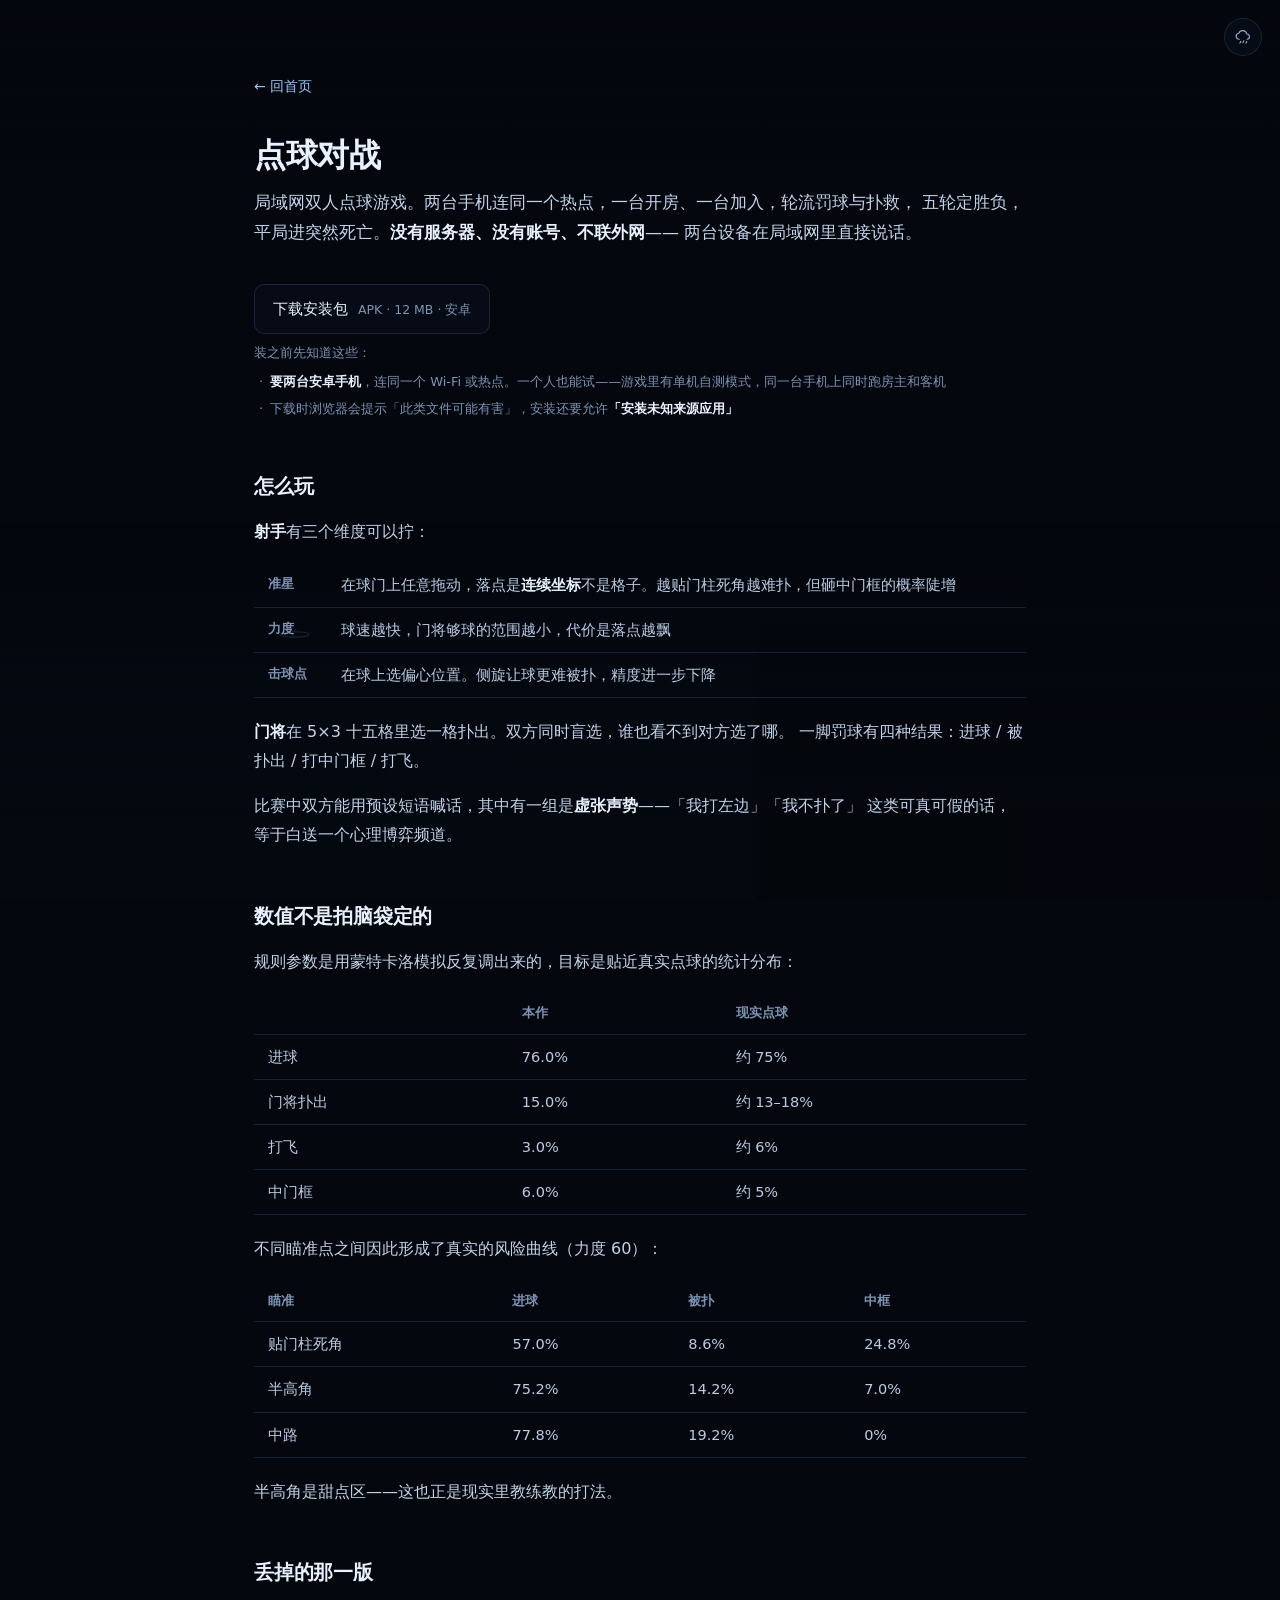
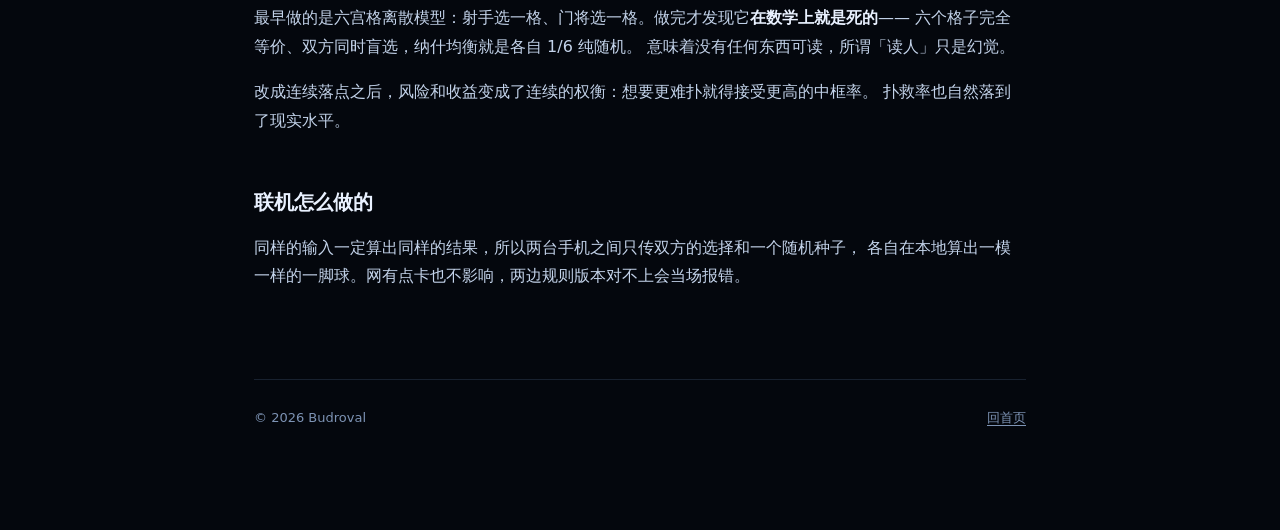
<file: projects/football.html>
<!DOCTYPE html>
<html lang="zh-CN">
<head>
<meta charset="utf-8">
<meta name="viewport" content="width=device-width, initial-scale=1">
<title>点球对战 — Budroval</title>
<meta name="description" content="局域网双人点球游戏。两台手机连同一个热点，轮流罚球与扑救。">
<link rel="icon" href="data:image/svg+xml,<svg xmlns=%22http://www.w3.org/2000/svg%22 viewBox=%220 0 100 100%22><text y=%22.9em%22 font-size=%2290%22>🐾</text></svg>">
<meta property="og:type" content="article">
<meta property="og:title" content="点球对战">
<meta property="og:description" content="局域网双人点球游戏。两台手机连同一个热点，轮流罚球与扑救。">
<meta property="og:image" content="https://colorful-white.github.io/images/penalty-icon.png">
<link rel="stylesheet" href="../style.css">
</head>
<body>

<canvas id="water"></canvas>
<div class="veil veil--page"></div>

<div class="wrap">

  <a class="back" href="../index.html">← 回首页</a>

  <article>
    <h1>点球对战</h1>

    <p class="lede">
      局域网双人点球游戏。两台手机连同一个热点，一台开房、一台加入，轮流罚球与扑救，
      五轮定胜负，平局进突然死亡。<strong>没有服务器、没有账号、不联外网</strong>——
      两台设备在局域网里直接说话。
    </p>

    <div class="dl">
      <a href="../files/FirstTouch.apk" download>下载安装包 <span class="meta">APK · 12 MB · 安卓</span></a>
    </div>
    <div class="dl-note">
      装之前先知道这些：
      <ul>
        <li><strong>要两台安卓手机</strong>，连同一个 Wi-Fi 或热点。一个人也能试——游戏里有单机自测模式，同一台手机上同时跑房主和客机</li>
        <li>下载时浏览器会提示「此类文件可能有害」，安装还要允许<strong>「安装未知来源应用」</strong></li>
      </ul>
    </div>

    <h2>怎么玩</h2>
    <p><strong>射手</strong>有三个维度可以拧：</p>
    <div class="table-scroll">
    <table>
      <tr><th>准星</th><td>在球门上任意拖动，落点是<strong>连续坐标</strong>不是格子。越贴门柱死角越难扑，但砸中门框的概率陡增</td></tr>
      <tr><th>力度</th><td>球速越快，门将够球的范围越小，代价是落点越飘</td></tr>
      <tr><th>击球点</th><td>在球上选偏心位置。侧旋让球更难被扑，精度进一步下降</td></tr>
    </table>
    </div>
    <p>
      <strong>门将</strong>在 5×3 十五格里选一格扑出。双方同时盲选，谁也看不到对方选了哪。
      一脚罚球有四种结果：进球 / 被扑出 / 打中门框 / 打飞。
    </p>
    <p>
      比赛中双方能用预设短语喊话，其中有一组是<strong>虚张声势</strong>——「我打左边」「我不扑了」
      这类可真可假的话，等于白送一个心理博弈频道。
    </p>

    <h2>数值不是拍脑袋定的</h2>
    <p>规则参数是用蒙特卡洛模拟反复调出来的，目标是贴近真实点球的统计分布：</p>
    <div class="table-scroll">
    <table>
      <tr><th></th><th>本作</th><th>现实点球</th></tr>
      <tr><td>进球</td><td>76.0%</td><td>约 75%</td></tr>
      <tr><td>门将扑出</td><td>15.0%</td><td>约 13–18%</td></tr>
      <tr><td>打飞</td><td>3.0%</td><td>约 6%</td></tr>
      <tr><td>中门框</td><td>6.0%</td><td>约 5%</td></tr>
    </table>
    </div>
    <p>不同瞄准点之间因此形成了真实的风险曲线（力度 60）：</p>
    <div class="table-scroll">
    <table>
      <tr><th>瞄准</th><th>进球</th><th>被扑</th><th>中框</th></tr>
      <tr><td>贴门柱死角</td><td>57.0%</td><td>8.6%</td><td>24.8%</td></tr>
      <tr><td>半高角</td><td>75.2%</td><td>14.2%</td><td>7.0%</td></tr>
      <tr><td>中路</td><td>77.8%</td><td>19.2%</td><td>0%</td></tr>
    </table>
    </div>
    <p>半高角是甜点区——这也正是现实里教练教的打法。</p>

    <h2>丢掉的那一版</h2>
    <p>
      最早做的是六宫格离散模型：射手选一格、门将选一格。做完才发现它<strong>在数学上就是死的</strong>——
      六个格子完全等价、双方同时盲选，纳什均衡就是各自 1/6 纯随机。
      意味着没有任何东西可读，所谓「读人」只是幻觉。
    </p>
    <p>
      改成连续落点之后，风险和收益变成了连续的权衡：想要更难扑就得接受更高的中框率。
      扑救率也自然落到了现实水平。
    </p>

    <h2>联机怎么做的</h2>
    <p>
      同样的输入一定算出同样的结果，所以两台手机之间只传双方的选择和一个随机种子，
      各自在本地算出一模一样的一脚球。网有点卡也不影响，两边规则版本对不上会当场报错。
    </p>
  </article>

  <footer>
    <span>© 2026 Budroval</span>
    <span><a href="../index.html">回首页</a></span>
  </footer>

</div>
<script src="../ripple.js"></script>
<script src="../sound.js"></script>
</body>
</html>
</file>
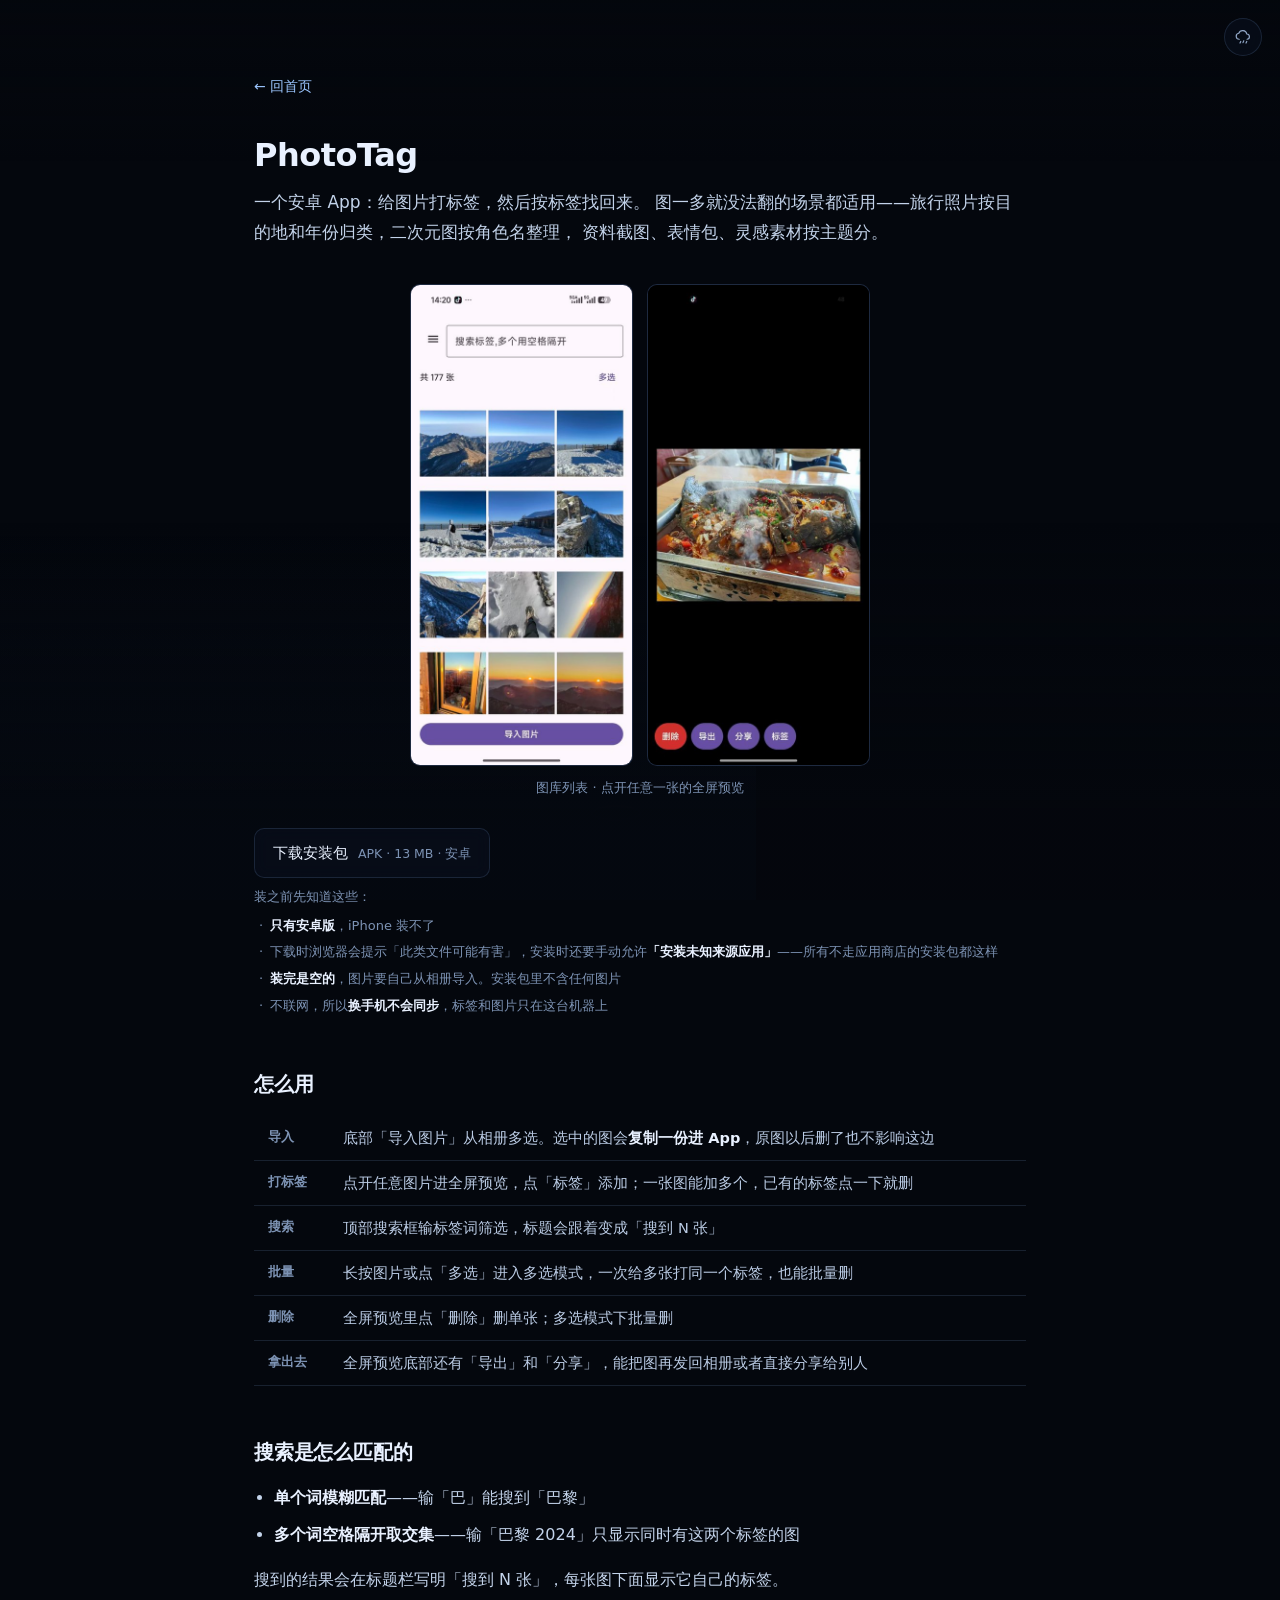
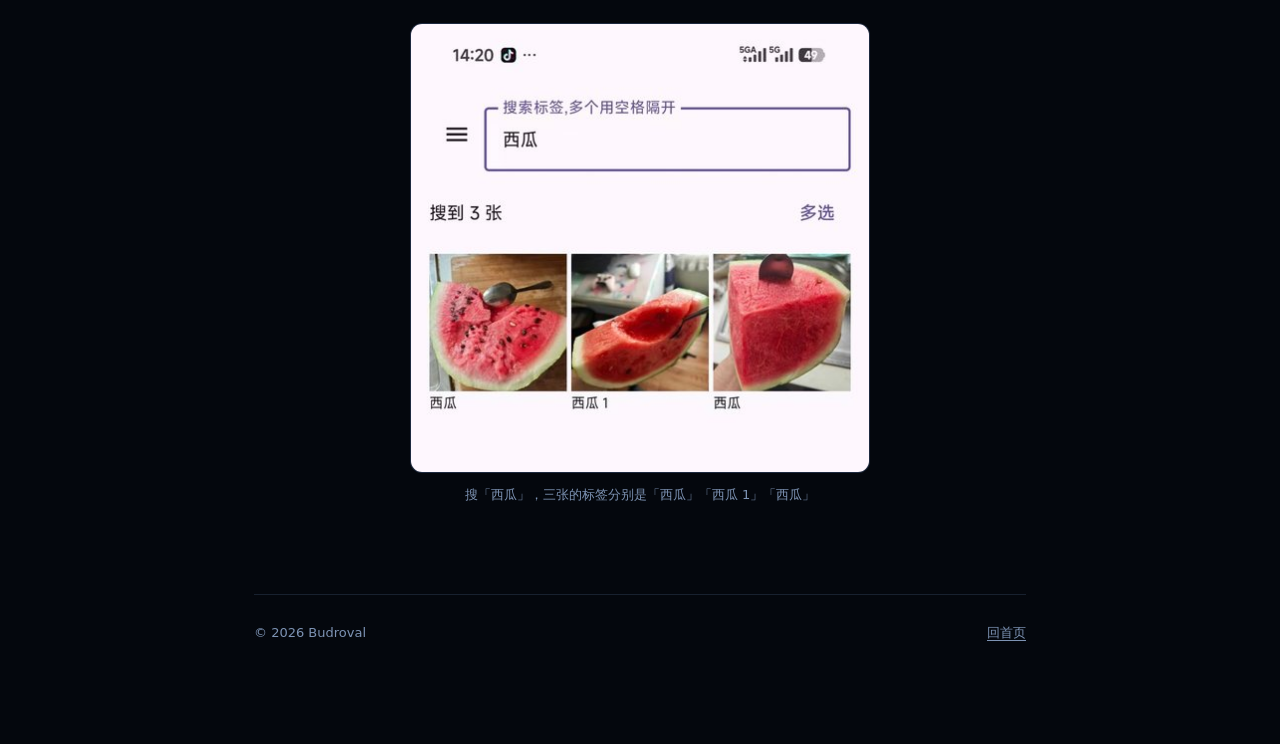
<file: projects/phototag.html>
<!DOCTYPE html>
<html lang="zh-CN">
<head>
<meta charset="utf-8">
<meta name="viewport" content="width=device-width, initial-scale=1">
<title>PhotoTag — Budroval</title>
<meta name="description" content="给手机里的图片打标签，再按标签找回来。安卓 App，完全离线。">
<link rel="icon" href="data:image/svg+xml,<svg xmlns=%22http://www.w3.org/2000/svg%22 viewBox=%220 0 100 100%22><text y=%22.9em%22 font-size=%2290%22>🐾</text></svg>">
<meta property="og:type" content="article">
<meta property="og:title" content="PhotoTag">
<meta property="og:description" content="给手机里的图片打标签，再按标签找回来。安卓 App，完全离线。">
<meta property="og:image" content="https://colorful-white.github.io/images/phototag-icon.png">
<link rel="stylesheet" href="../style.css">
</head>
<body>

<canvas id="water"></canvas>
<div class="veil veil--page"></div>

<div class="wrap">

  <a class="back" href="../index.html">← 回首页</a>

  <article>
    <h1>PhotoTag</h1>

    <p class="lede">
      一个安卓 App：给图片打标签，然后按标签找回来。
      图一多就没法翻的场景都适用——旅行照片按目的地和年份归类，二次元图按角色名整理，
      资料截图、表情包、灵感素材按主题分。
    </p>

    <figure>
      <div class="shots">
        <img src="../images/phototag-gallery.jpg" alt="图库列表，共 177 张" loading="lazy">
        <img src="../images/phototag-viewer.jpg" alt="全屏预览，底部有删除、导出、分享、标签" loading="lazy">
      </div>
      <figcaption>图库列表 · 点开任意一张的全屏预览</figcaption>
    </figure>

    <div class="dl">
      <a href="../files/PhotoTag.apk" download>下载安装包 <span class="meta">APK · 13 MB · 安卓</span></a>
    </div>
    <div class="dl-note">
      装之前先知道这些：
      <ul>
        <li><strong>只有安卓版</strong>，iPhone 装不了</li>
        <li>下载时浏览器会提示「此类文件可能有害」，安装时还要手动允许<strong>「安装未知来源应用」</strong>——所有不走应用商店的安装包都这样</li>
        <li><strong>装完是空的</strong>，图片要自己从相册导入。安装包里不含任何图片</li>
        <li>不联网，所以<strong>换手机不会同步</strong>，标签和图片只在这台机器上</li>
      </ul>
    </div>

    <h2>怎么用</h2>
    <div class="table-scroll">
    <table>
      <tr><th>导入</th><td>底部「导入图片」从相册多选。选中的图会<strong>复制一份进 App</strong>，原图以后删了也不影响这边</td></tr>
      <tr><th>打标签</th><td>点开任意图片进全屏预览，点「标签」添加；一张图能加多个，已有的标签点一下就删</td></tr>
      <tr><th>搜索</th><td>顶部搜索框输标签词筛选，标题会跟着变成「搜到 N 张」</td></tr>
      <tr><th>批量</th><td>长按图片或点「多选」进入多选模式，一次给多张打同一个标签，也能批量删</td></tr>
      <tr><th>删除</th><td>全屏预览里点「删除」删单张；多选模式下批量删</td></tr>
      <tr><th>拿出去</th><td>全屏预览底部还有「导出」和「分享」，能把图再发回相册或者直接分享给别人</td></tr>
    </table>
    </div>

    <h2>搜索是怎么匹配的</h2>
    <ul>
      <li><strong>单个词模糊匹配</strong>——输「巴」能搜到「巴黎」</li>
      <li><strong>多个词空格隔开取交集</strong>——输「巴黎 2024」只显示同时有这两个标签的图</li>
    </ul>
    <p>
      搜到的结果会在标题栏写明「搜到 N 张」，每张图下面显示它自己的标签。
    </p>
    <figure class="narrow narrow--phone">
      <img src="../images/phototag-search.jpg" alt="搜索「西瓜」，搜到 3 张" loading="lazy">
      <figcaption>搜「西瓜」，三张的标签分别是「西瓜」「西瓜 1」「西瓜」</figcaption>
    </figure>

  </article>

  <footer>
    <span>© 2026 Budroval</span>
    <span><a href="../index.html">回首页</a></span>
  </footer>

</div>
<script src="../ripple.js"></script>
<script src="../sound.js"></script>
</body>
</html>
</file>
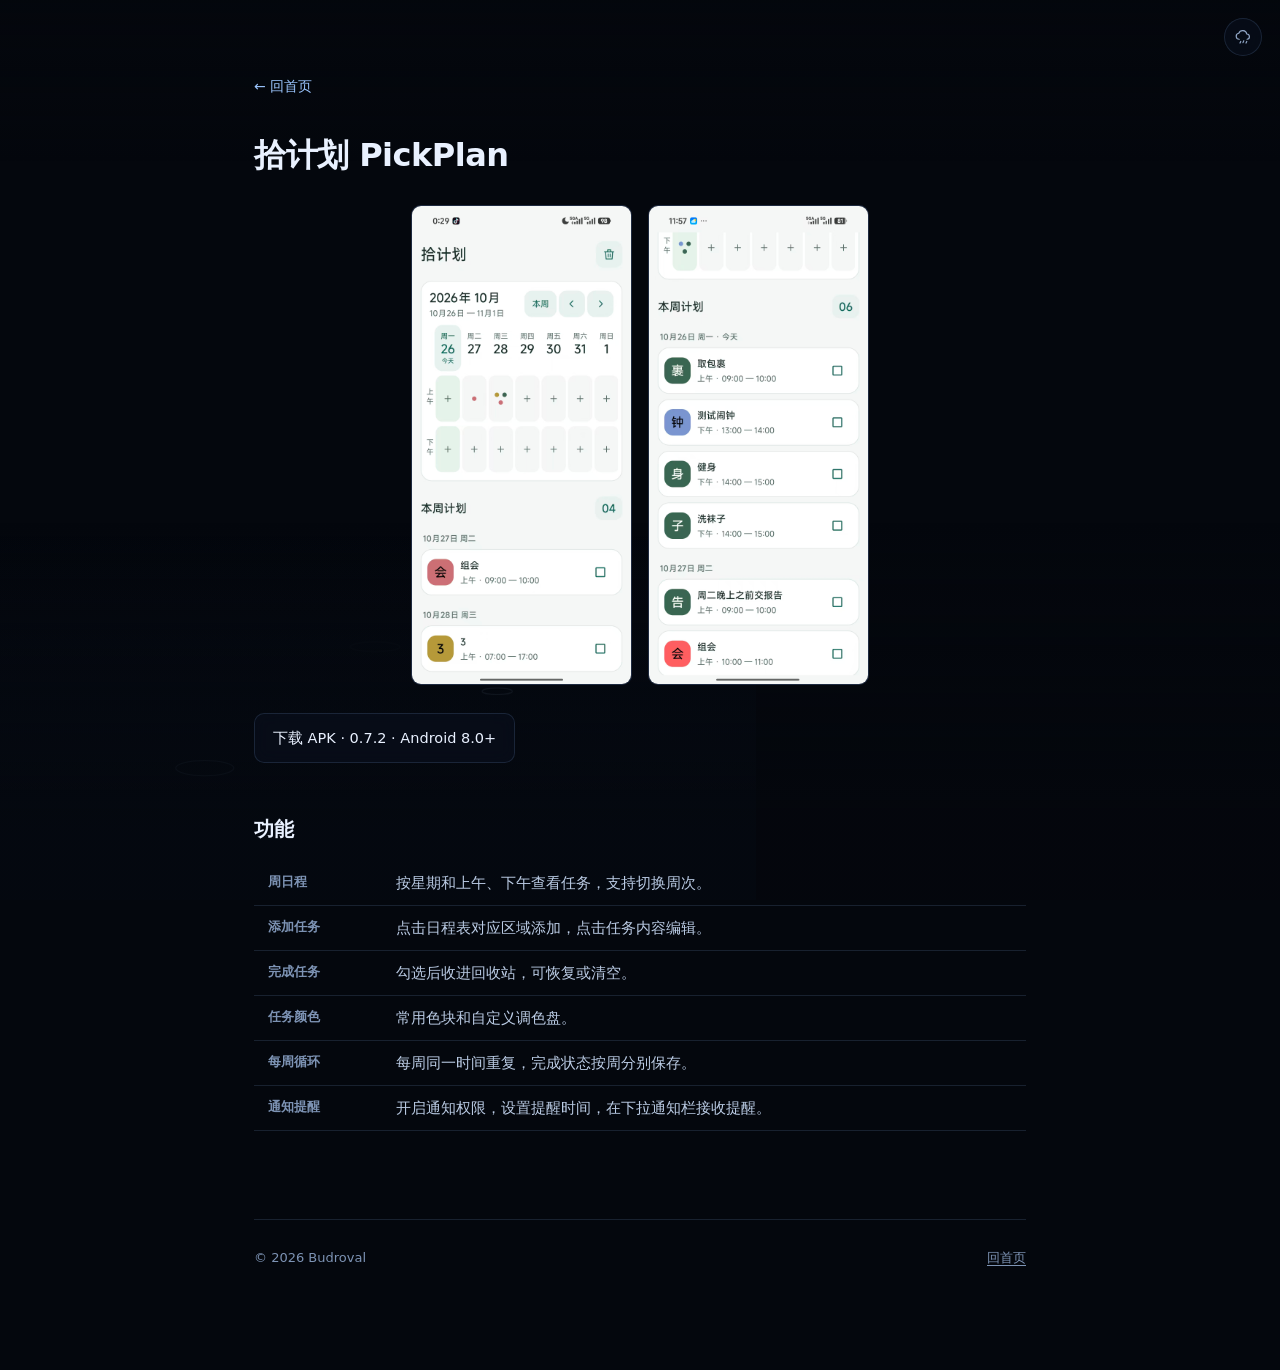
<file: projects/pickplan.html>
<!DOCTYPE html>
<html lang="zh-CN">
<head>
<meta charset="utf-8">
<meta name="viewport" content="width=device-width, initial-scale=1">
<title>拾计划 PickPlan — Budroval</title>
<meta name="description" content="把待办放进一周的日程表，点时段添加任务，做完勾掉。支持自定义颜色、每周循环和通知栏提醒。安卓 App。">
<link rel="icon" href="data:image/svg+xml,<svg xmlns=%22http://www.w3.org/2000/svg%22 viewBox=%220 0 100 100%22><text y=%22.9em%22 font-size=%2290%22>🐾</text></svg>">
<meta property="og:type" content="article">
<meta property="og:title" content="拾计划 PickPlan">
<meta property="og:description" content="一眼看到这周要做的事，点一下时段添加，完成后勾掉。">
<meta property="og:image" content="https://colorful-white.github.io/images/pickplan-icon.png">
<meta property="og:url" content="https://colorful-white.github.io/projects/pickplan.html">
<link rel="stylesheet" href="../style.css?v=pickplan-shots-2">
</head>
<body>
<canvas id="water"></canvas>
<div class="veil veil--page"></div>

<div class="wrap">
  <a class="back" href="../index.html#projects">← 回首页</a>
  <article>
    <h1>拾计划 PickPlan</h1>

    <figure>
      <div class="shots shots--pickplan">
        <a href="../images/pickplan-week.jpg" target="_blank" rel="noopener"><img src="../images/pickplan-week.jpg" alt="拾计划实测：周日程表和本周计划" width="1200" height="2608"></a>
        <a href="../images/pickplan-tasks.jpg" target="_blank" rel="noopener"><img src="../images/pickplan-tasks.jpg" alt="拾计划实测：任务列表、自定义颜色和完成勾选框" width="1200" height="2608" loading="lazy"></a>
      </div>
    </figure>

    <div class="dl">
      <a href="../files/PickPlan-0.7.2.apk" download>下载 APK · 0.7.2 · Android 8.0+</a>
    </div>

    <h2>功能</h2>
    <div class="table-scroll">
      <table>
        <tr><th>周日程</th><td>按星期和上午、下午查看任务，支持切换周次。</td></tr>
        <tr><th>添加任务</th><td>点击日程表对应区域添加，点击任务内容编辑。</td></tr>
        <tr><th>完成任务</th><td>勾选后收进回收站，可恢复或清空。</td></tr>
        <tr><th>任务颜色</th><td>常用色块和自定义调色盘。</td></tr>
        <tr><th>每周循环</th><td>每周同一时间重复，完成状态按周分别保存。</td></tr>
        <tr><th>通知提醒</th><td>开启通知权限，设置提醒时间，在下拉通知栏接收提醒。</td></tr>
      </table>
    </div>

  </article>
  <footer>
    <span>© 2026 Budroval</span>
    <span><a href="../index.html#projects">回首页</a></span>
  </footer>
</div>
<script src="../ripple.js"></script>
<script src="../sound.js"></script>
</body>
</html>
</file>
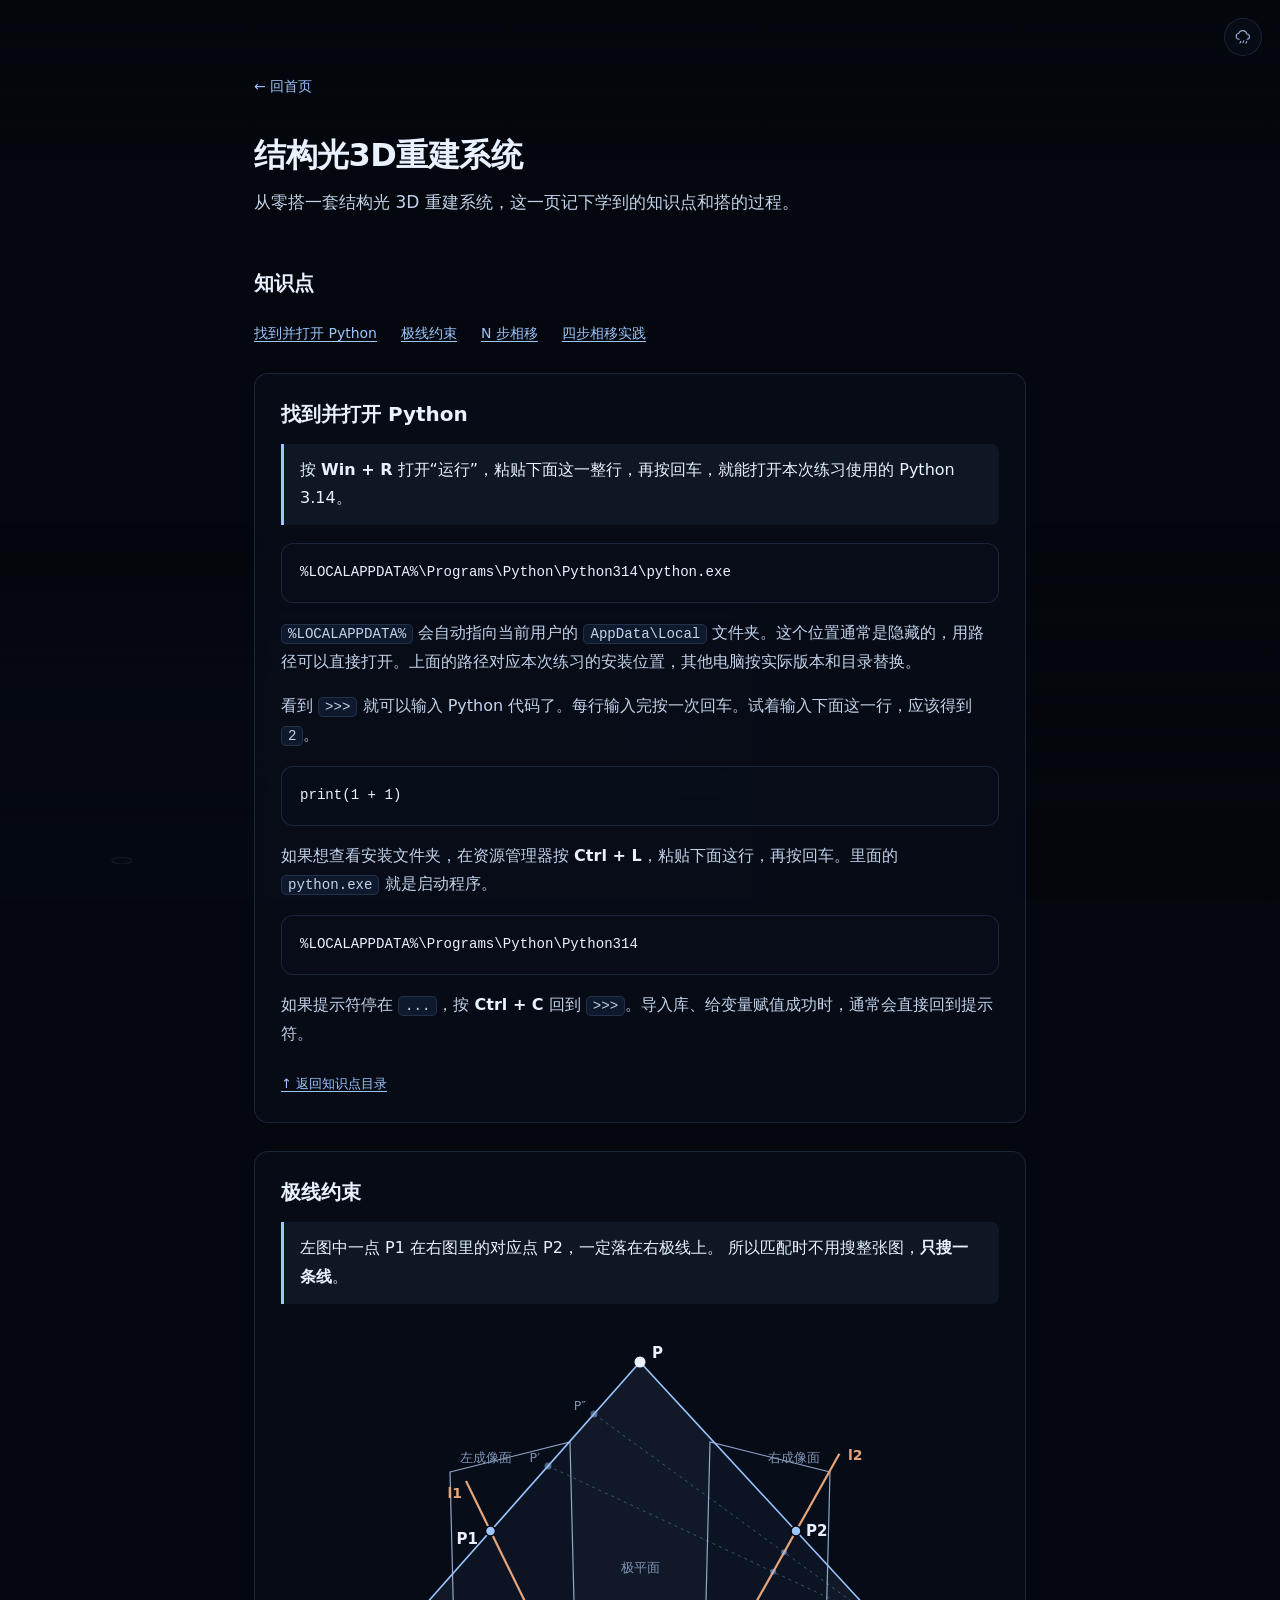
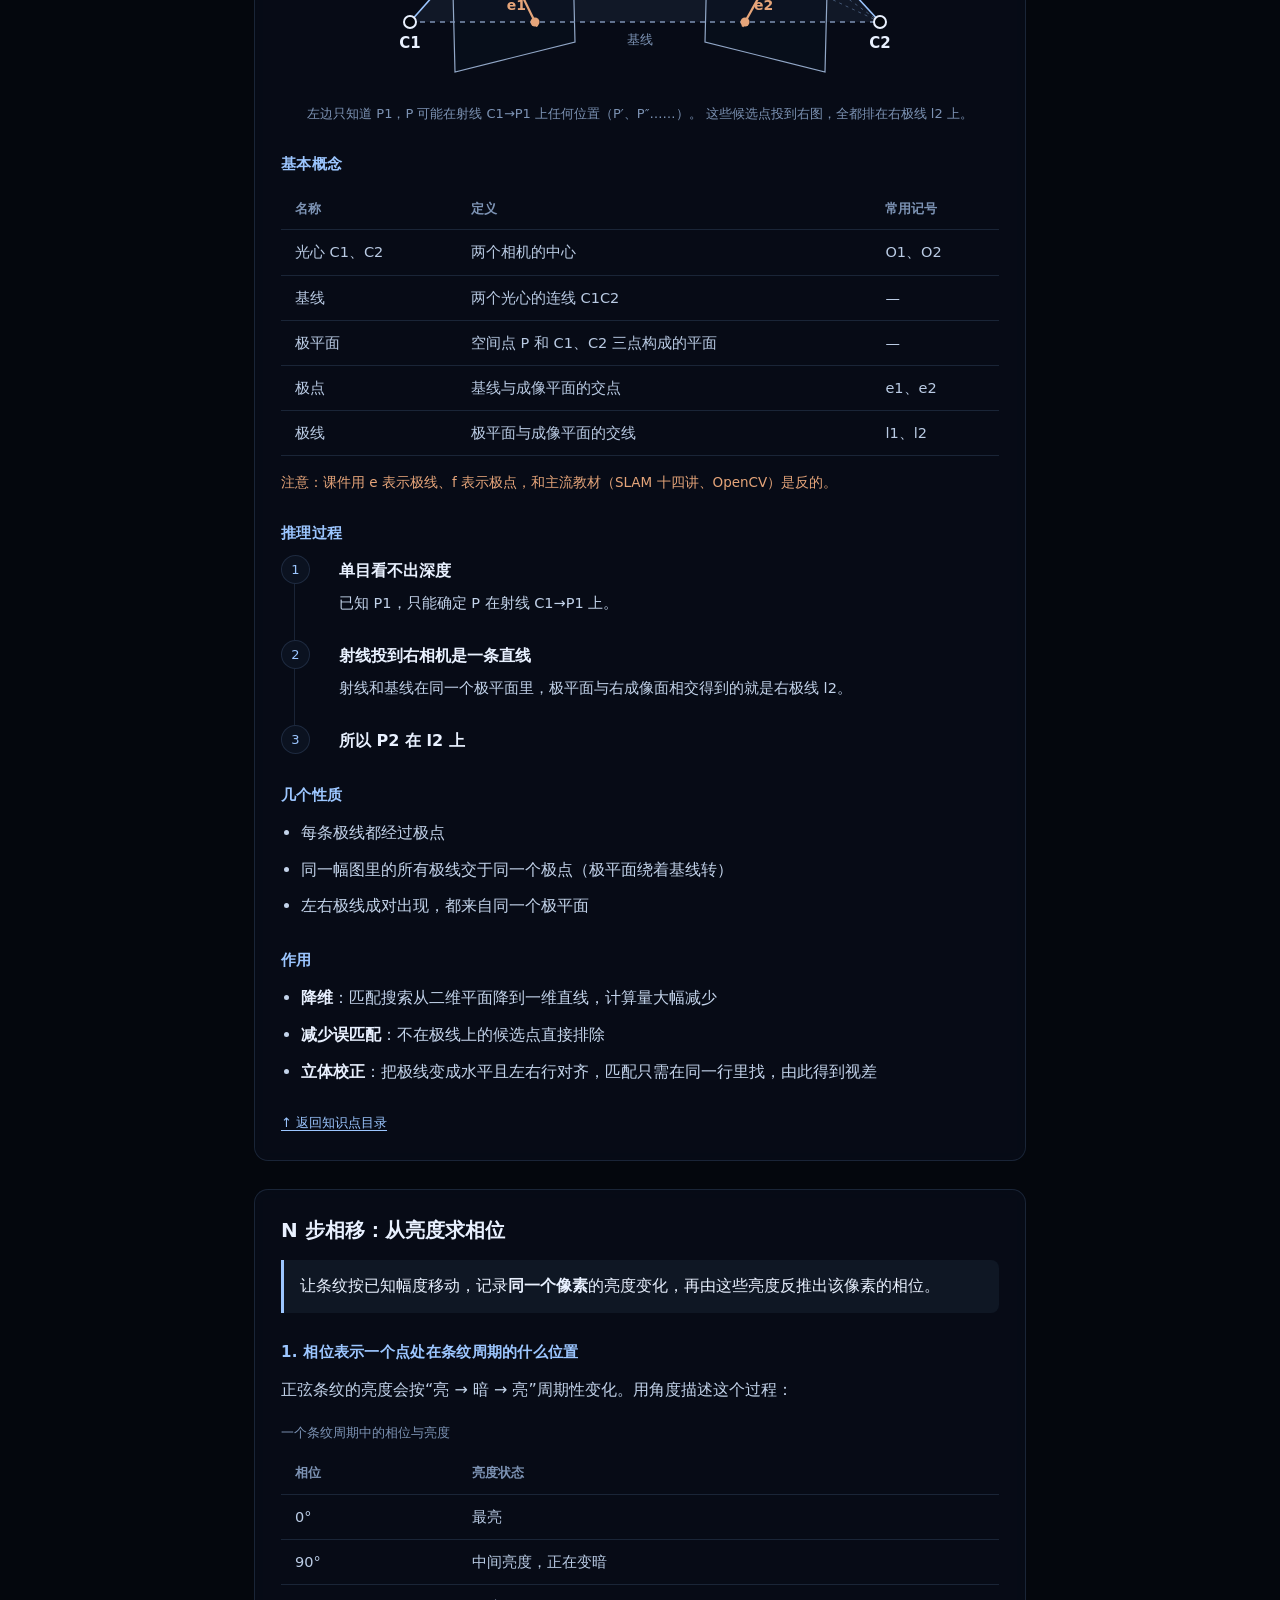
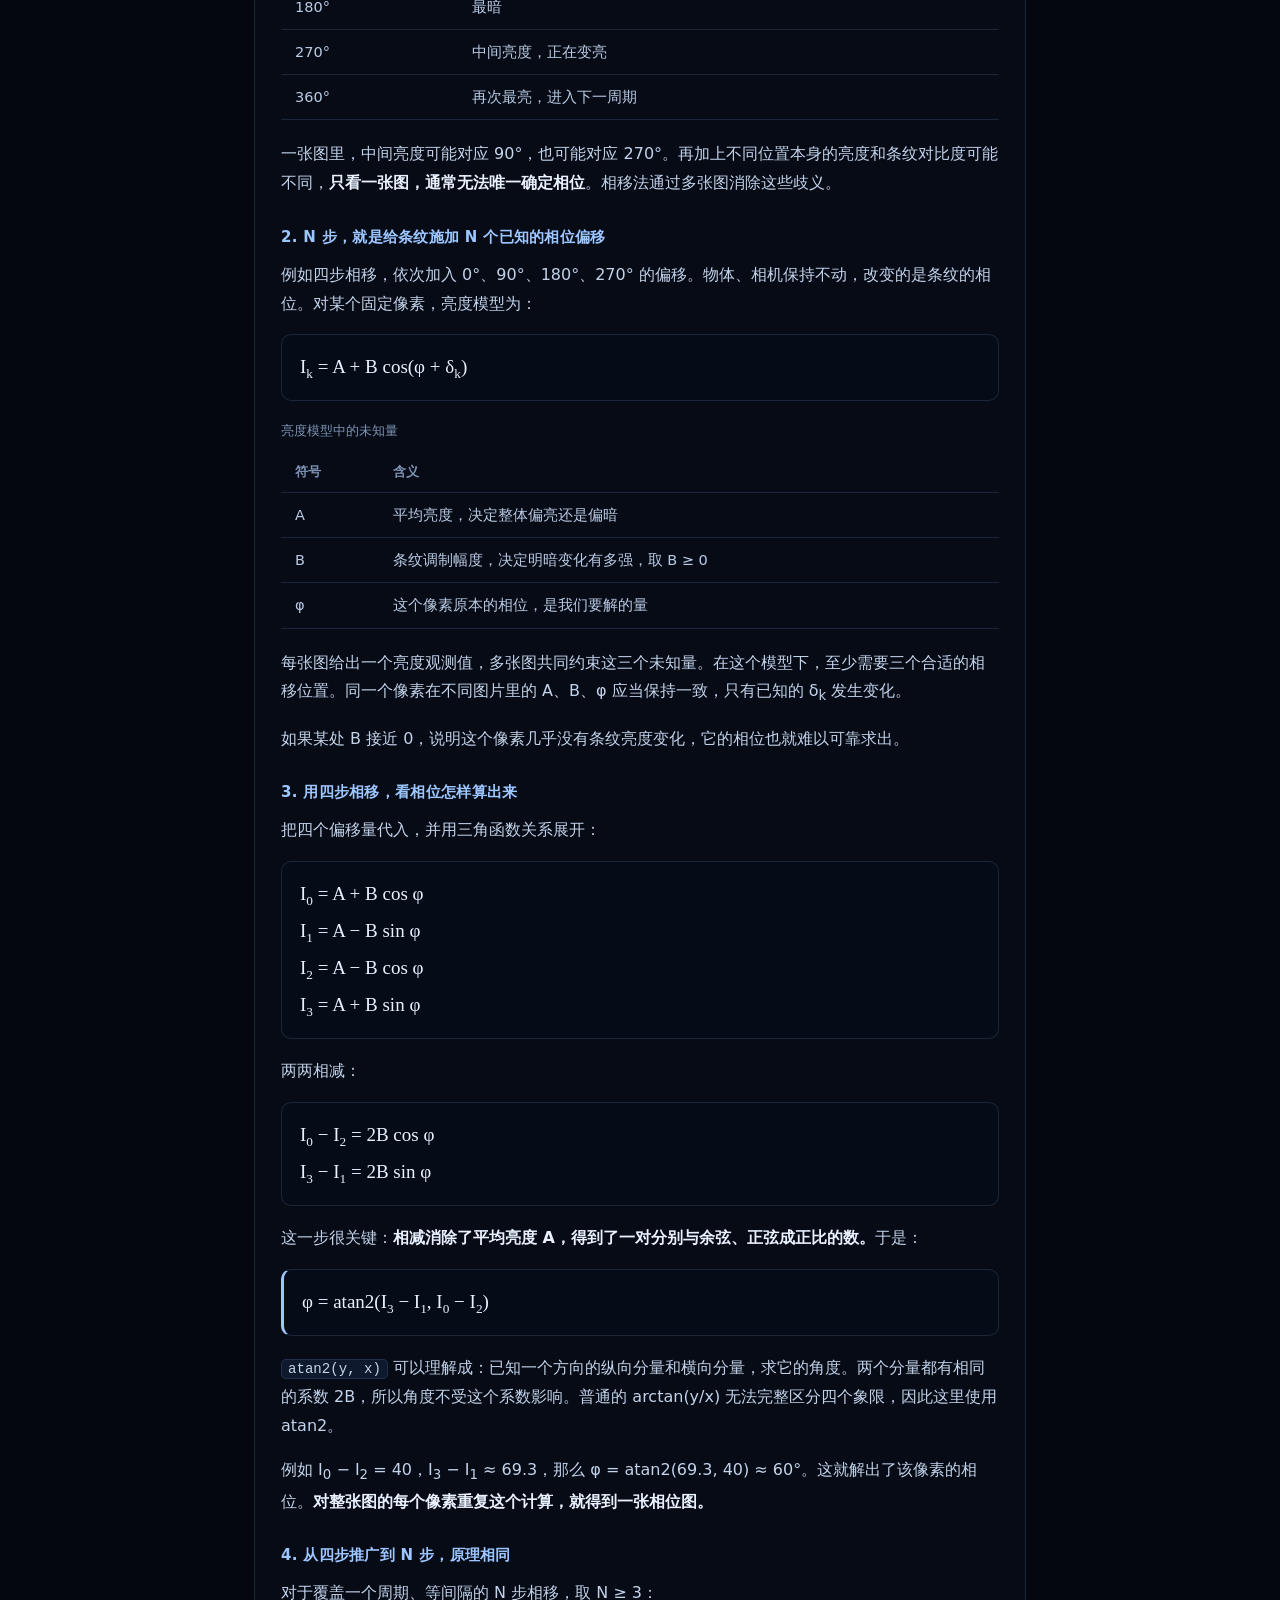
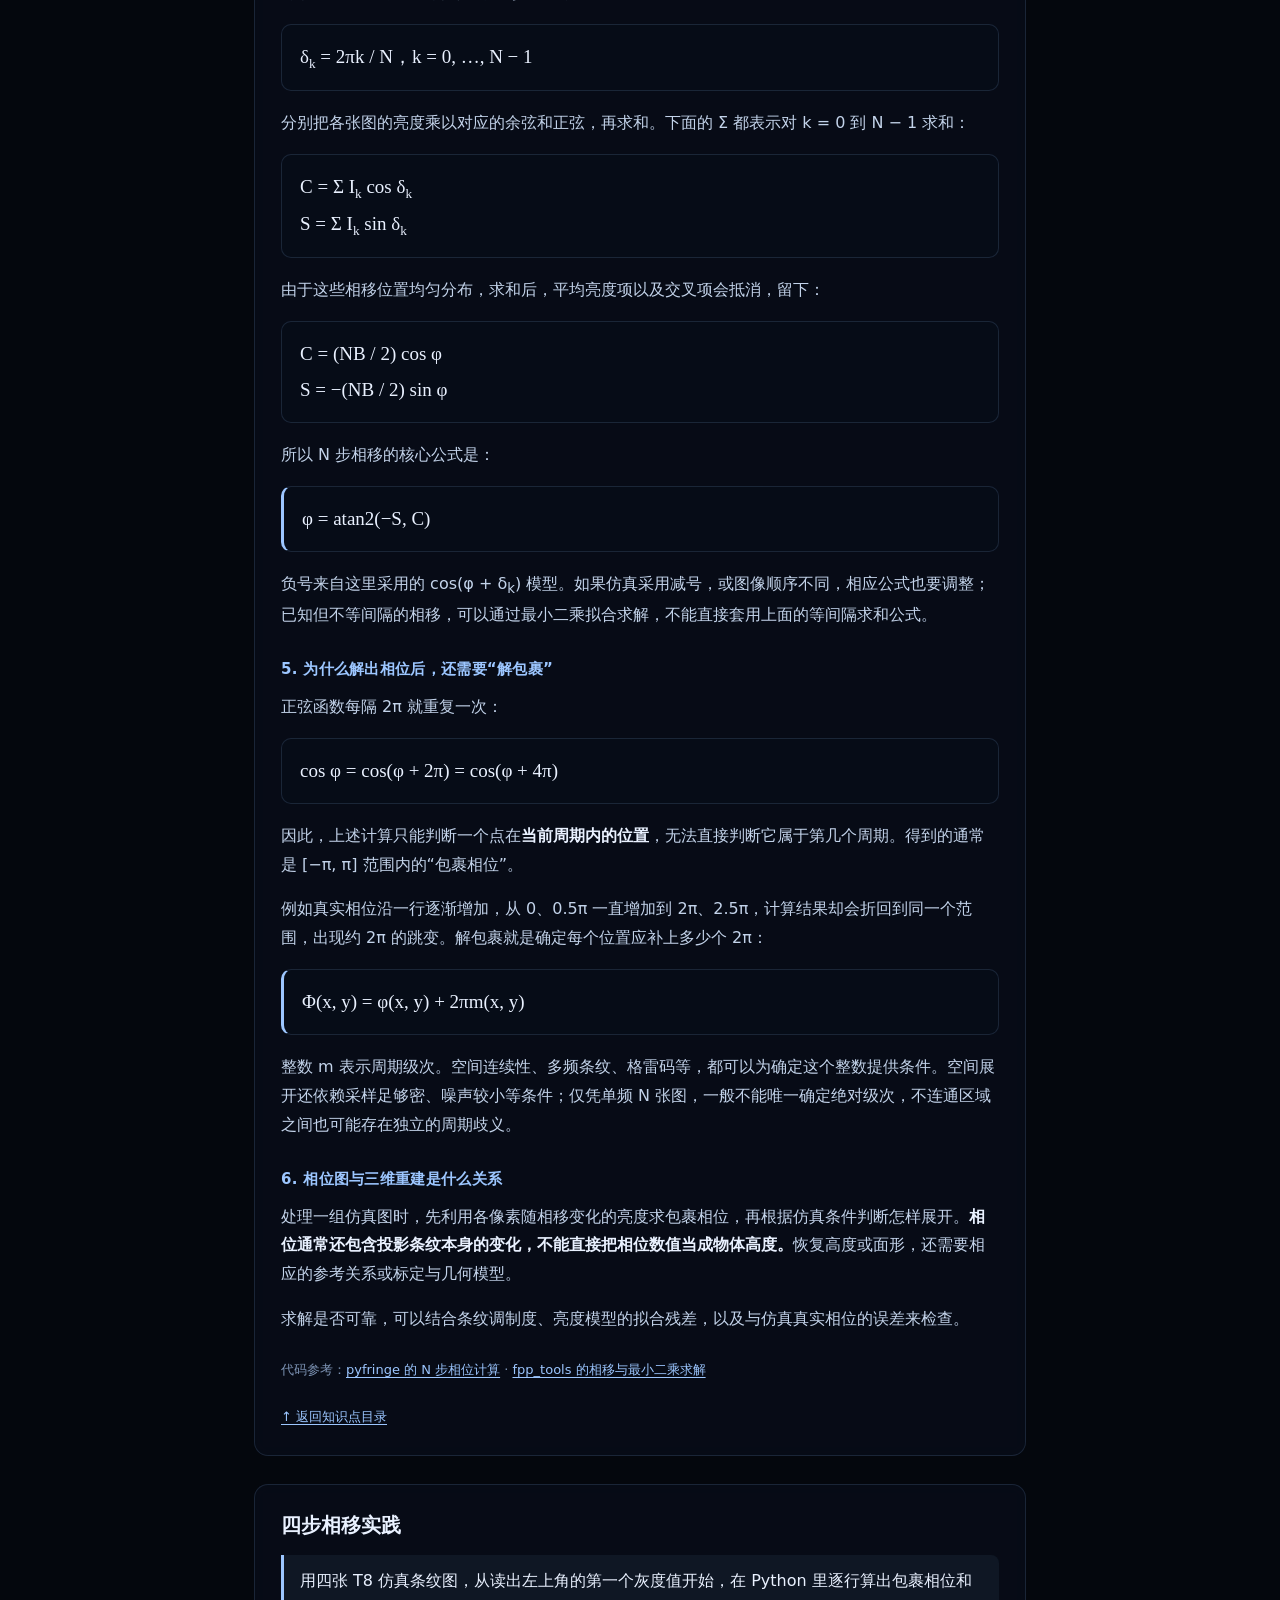
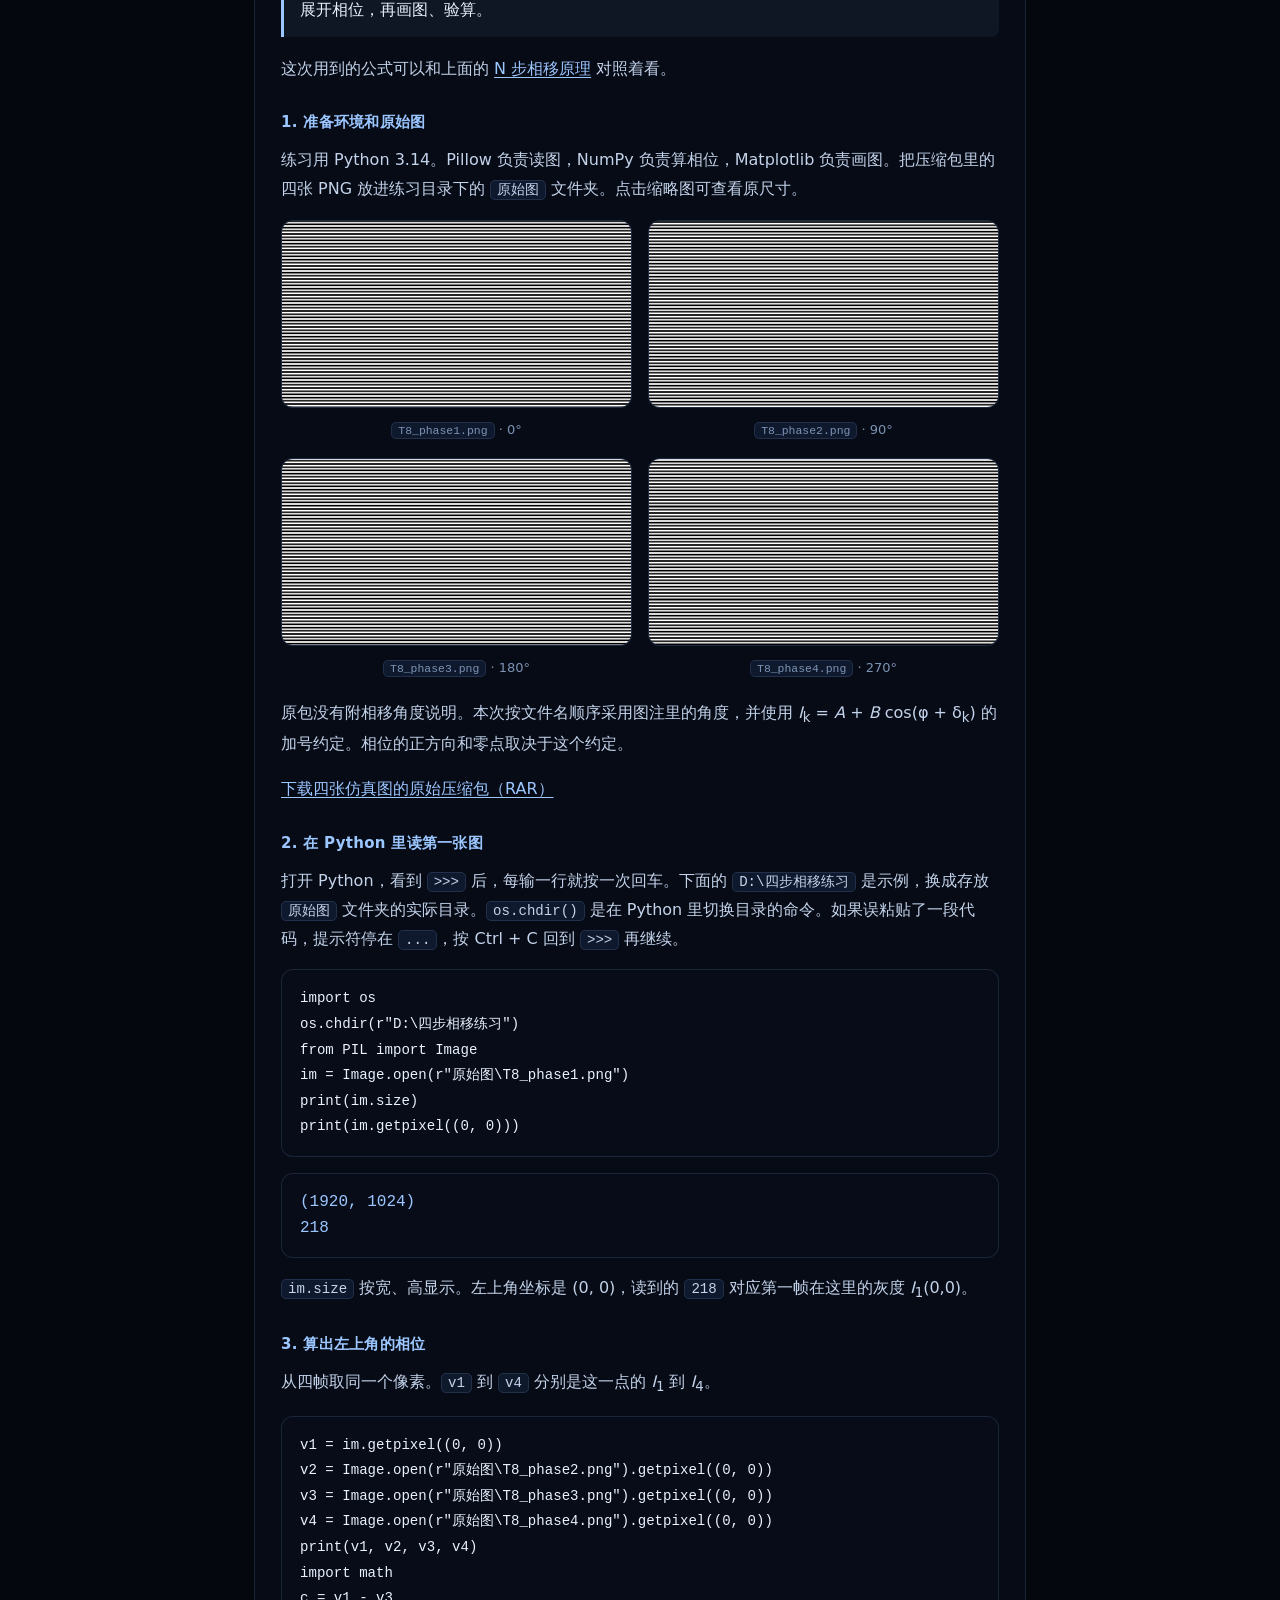
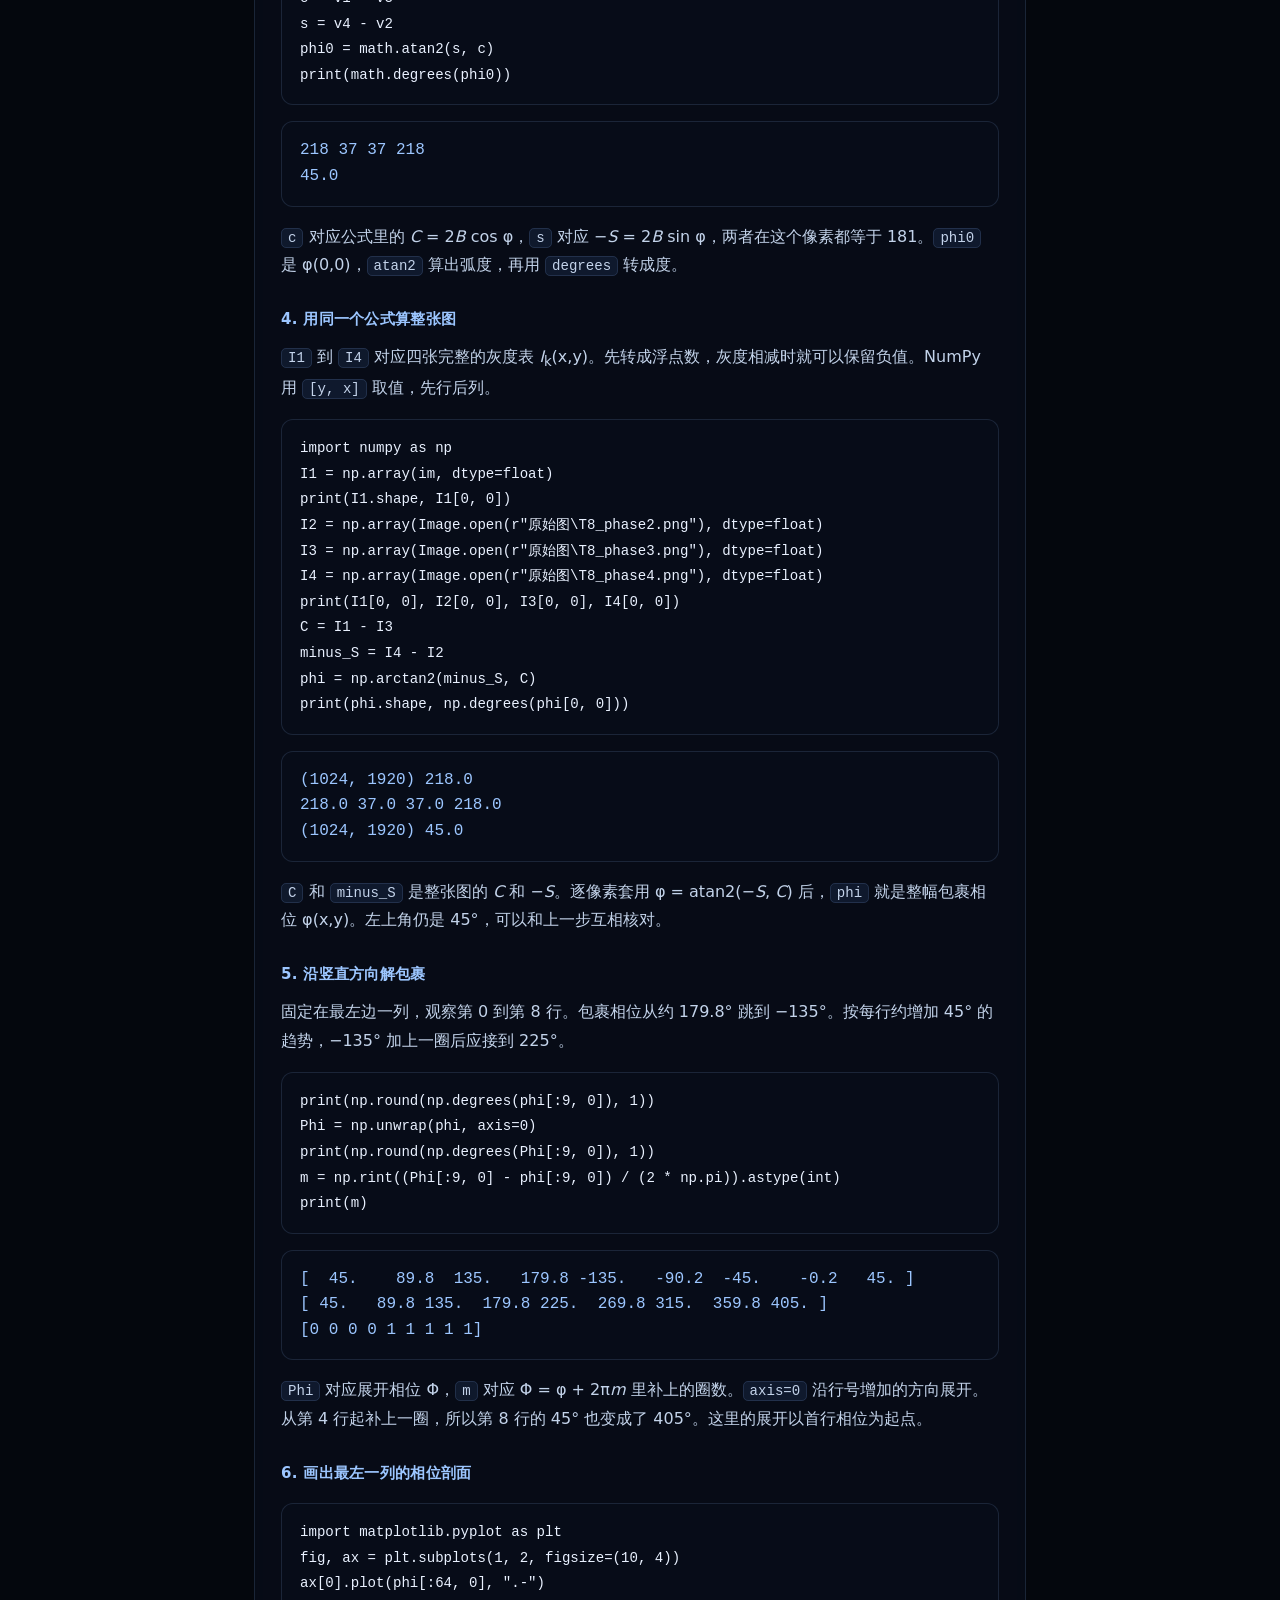
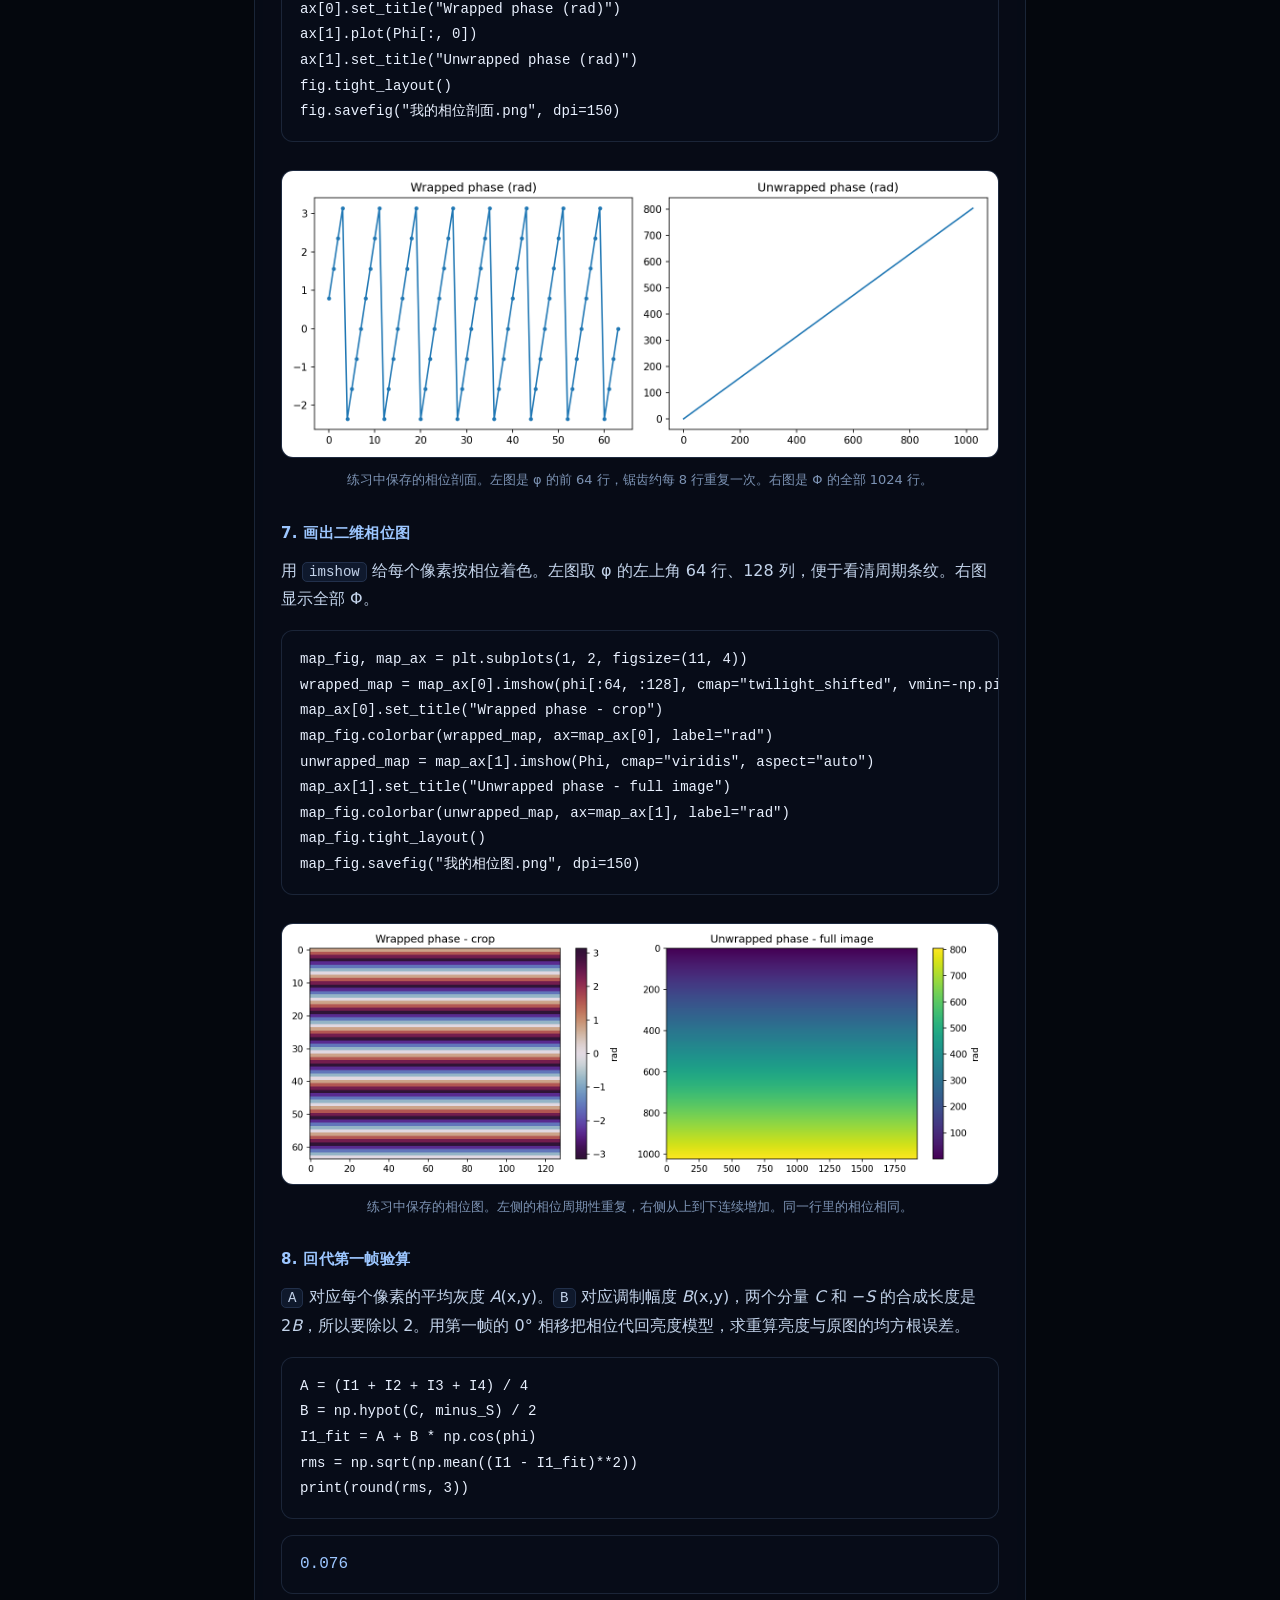
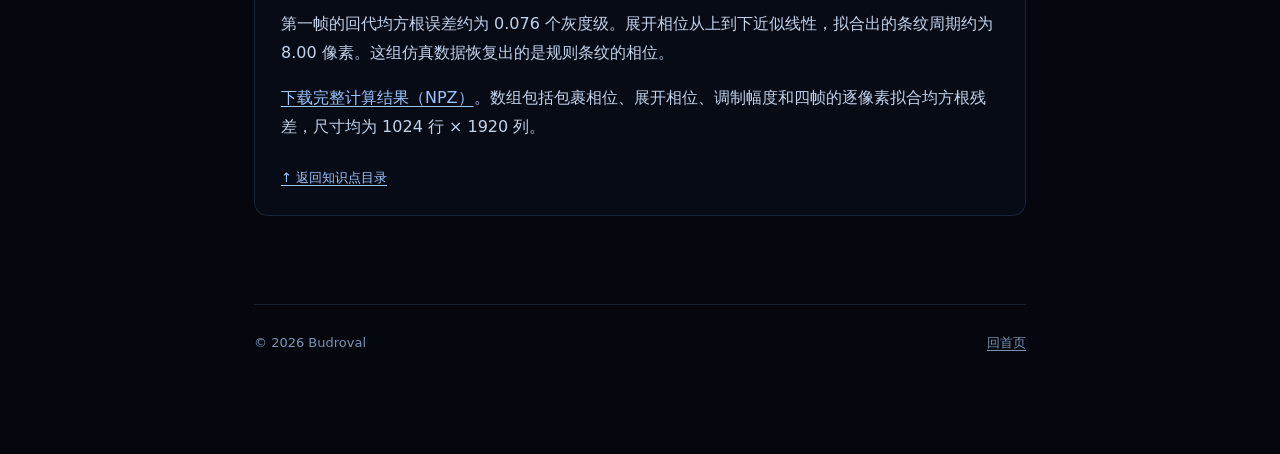
<file: projects/structured-light.html>
<!DOCTYPE html>
<html lang="zh-CN">
<head>
<meta charset="utf-8">
<meta name="viewport" content="width=device-width, initial-scale=1">
<title>结构光3D重建系统 — Budroval</title>
<meta name="description" content="从零搭一套结构光 3D 重建系统，记录极线约束、N 步相移原理和 Python 四步相移实践。">
<link rel="icon" href="data:image/svg+xml,<svg xmlns=%22http://www.w3.org/2000/svg%22 viewBox=%220 0 100 100%22><text y=%22.9em%22 font-size=%2290%22>🐾</text></svg>">
<meta property="og:type" content="article">
<meta property="og:title" content="结构光3D重建系统">
<meta property="og:image" content="https://colorful-white.github.io/images/structured-light-phase.png">
<meta property="og:description" content="从零搭一套结构光 3D 重建系统，记录极线约束、N 步相移原理和 Python 四步相移实践。">
<link rel="stylesheet" href="../style.css">
</head>
<body>

<canvas id="water"></canvas>
<div class="veil veil--page"></div>

<div class="wrap">

  <a class="back" href="../index.html">← 回首页</a>

  <article>
    <h1>结构光3D重建系统</h1>

    <!-- ↓ 这段换成一两句话说清楚它是什么、解决什么问题 -->
    <p class="lede">从零搭一套结构光 3D 重建系统，这一页记下学到的知识点和搭的过程。</p>

    <!-- ↓ 有截图了就把下面这块的注释去掉，图片放进 ../images/
    <figure>
      <img src="../images/文件名.png" alt="说明">
      <figcaption>图片下面的小字说明</figcaption>
    </figure>
    -->

    <h2 id="knowledge-index">知识点</h2>
    <nav class="kp-index" aria-label="知识点目录">
      <a href="#open-python">找到并打开 Python</a>
      <a href="#epipolar">极线约束</a>
      <a href="#n-step-phase">N 步相移</a>
      <a href="#four-step-practice">四步相移实践</a>
    </nav>
    <!-- 添加知识点时，给 section 一个唯一 id，再在目录里加上对应链接。 -->

    <section class="kp" id="open-python">
      <h3>找到并打开 Python</h3>
      <p class="kp-one">按 <strong>Win + R</strong> 打开“运行”，粘贴下面这一整行，再按回车，就能打开本次练习使用的 Python 3.14。</p>
      <pre><code>%LOCALAPPDATA%\Programs\Python\Python314\python.exe</code></pre>
      <p><code>%LOCALAPPDATA%</code> 会自动指向当前用户的 <code>AppData\Local</code> 文件夹。这个位置通常是隐藏的，用路径可以直接打开。上面的路径对应本次练习的安装位置，其他电脑按实际版本和目录替换。</p>
      <p>看到 <code>&gt;&gt;&gt;</code> 就可以输入 Python 代码了。每行输入完按一次回车。试着输入下面这一行，应该得到 <code>2</code>。</p>
      <pre><code>print(1 + 1)</code></pre>
      <p>如果想查看安装文件夹，在资源管理器按 <strong>Ctrl + L</strong>，粘贴下面这行，再按回车。里面的 <code>python.exe</code> 就是启动程序。</p>
      <pre><code>%LOCALAPPDATA%\Programs\Python\Python314</code></pre>
      <p>如果提示符停在 <code>...</code>，按 <strong>Ctrl + C</strong> 回到 <code>&gt;&gt;&gt;</code>。导入库、给变量赋值成功时，通常会直接回到提示符。</p>
      <a class="kp-back" href="#knowledge-index">↑ 返回知识点目录</a>
    </section>

    <section class="kp" id="epipolar">
      <h3>极线约束</h3>

      <p class="kp-one">
        左图中一点 P1 在右图里的对应点 P2，一定落在右极线上。
        所以匹配时不用搜整张图，<strong>只搜一条线</strong>。
      </p>

      <figure class="kp-fig">
        <svg viewBox="0 0 640 370" role="img" aria-labelledby="epi-title">
          <title id="epi-title">极线约束示意：空间点 P、两个光心、极平面、极点和极线</title>

          <!-- 极平面 -->
          <polygon class="epi-plane" points="90,300 320,40 560,300"/>
          <text class="epi-soft" x="320" y="250" text-anchor="middle">极平面</text>

          <!-- 两个成像面 -->
          <polygon class="epi-img" points="130,150 250,120 255,320 135,350"/>
          <polygon class="epi-img" points="510,150 390,120 385,320 505,350"/>
          <text class="epi-soft" x="140" y="140">左成像面</text>
          <text class="epi-soft" x="500" y="140" text-anchor="end">右成像面</text>

          <!-- 基线 -->
          <line class="epi-base" x1="90" y1="300" x2="560" y2="300"/>
          <text class="epi-soft" x="320" y="322" text-anchor="middle">基线</text>

          <!-- 左边：射线 C1→P，深度未知 -->
          <line class="epi-ray" x1="90" y1="300" x2="320" y2="40"/>
          <!-- 右边：真实的 P，以及射线上另外两个可能的深度 -->
          <line class="epi-ray" x1="560" y1="300" x2="320" y2="40"/>
          <line class="epi-ghost" x1="560" y1="300" x2="274" y2="92"/>
          <line class="epi-ghost" x1="560" y1="300" x2="228" y2="144"/>

          <!-- 极线 -->
          <line class="epi-line" x1="217.2" y1="304.6" x2="146" y2="158.9"/>
          <line class="epi-line" x1="422.4" y1="304.6" x2="519.4" y2="131.7"/>
          <text class="epi-line-t" x="142" y="176" text-anchor="end">l1</text>
          <text class="epi-line-t" x="528" y="138">l2</text>

          <!-- 射线上的候选点，投到右图都在 l2 上 -->
          <circle class="epi-ghost-pt" cx="274" cy="92" r="3.5"/>
          <circle class="epi-ghost-pt" cx="228" cy="144" r="3.5"/>
          <text class="epi-soft" x="266" y="88" text-anchor="end">P″</text>
          <text class="epi-soft" x="220" y="140" text-anchor="end">P′</text>
          <circle class="epi-ghost-pt" cx="464.1" cy="230.2" r="3"/>
          <circle class="epi-ghost-pt" cx="453.1" cy="249.8" r="3"/>

          <!-- 点 -->
          <circle class="epi-pt" cx="320" cy="40" r="5.5"/>
          <text class="epi-t" x="332" y="36">P</text>

          <circle class="epi-hit" cx="170.5" cy="209" r="5"/>
          <text class="epi-t" x="158" y="222" text-anchor="end">P1</text>
          <circle class="epi-hit" cx="476" cy="209" r="5"/>
          <text class="epi-t" x="486" y="214">P2</text>

          <circle class="epi-epi" cx="215" cy="300" r="4.5"/>
          <text class="epi-epi-t" x="206" y="288" text-anchor="end">e1</text>
          <circle class="epi-epi" cx="425" cy="300" r="4.5"/>
          <text class="epi-epi-t" x="434" y="288">e2</text>

          <circle class="epi-c" cx="90" cy="300" r="6"/>
          <text class="epi-t" x="90" y="326" text-anchor="middle">C1</text>
          <circle class="epi-c" cx="560" cy="300" r="6"/>
          <text class="epi-t" x="560" y="326" text-anchor="middle">C2</text>
        </svg>
        <figcaption>
          左边只知道 P1，P 可能在射线 C1→P1 上任何位置（P′、P″……）。
          这些候选点投到右图，全都排在右极线 l2 上。
        </figcaption>
      </figure>

      <h4>基本概念</h4>
      <div class="table-scroll">
      <table>
        <tr><th>名称</th><th>定义</th><th>常用记号</th></tr>
        <tr><td>光心 C1、C2</td><td>两个相机的中心</td><td>O1、O2</td></tr>
        <tr><td>基线</td><td>两个光心的连线 C1C2</td><td>—</td></tr>
        <tr><td>极平面</td><td>空间点 P 和 C1、C2 三点构成的平面</td><td>—</td></tr>
        <tr><td>极点</td><td>基线与成像平面的交点</td><td>e1、e2</td></tr>
        <tr><td>极线</td><td>极平面与成像平面的交线</td><td>l1、l2</td></tr>
      </table>
      </div>
      <p class="kp-warn">
        注意：课件用 e 表示极线、f 表示极点，和主流教材（SLAM 十四讲、OpenCV）是反的。
      </p>

      <h4>推理过程</h4>
      <ol class="steps">
        <li><b>单目看不出深度</b><p>已知 P1，只能确定 P 在射线 C1→P1 上。</p></li>
        <li><b>射线投到右相机是一条直线</b><p>射线和基线在同一个极平面里，极平面与右成像面相交得到的就是右极线 l2。</p></li>
        <li><b>所以 P2 在 l2 上</b></li>
      </ol>

      <h4>几个性质</h4>
      <ul>
        <li>每条极线都经过极点</li>
        <li>同一幅图里的所有极线交于同一个极点（极平面绕着基线转）</li>
        <li>左右极线成对出现，都来自同一个极平面</li>
      </ul>

      <h4>作用</h4>
      <ul>
        <li><strong>降维</strong>：匹配搜索从二维平面降到一维直线，计算量大幅减少</li>
        <li><strong>减少误匹配</strong>：不在极线上的候选点直接排除</li>
        <li><strong>立体校正</strong>：把极线变成水平且左右行对齐，匹配只需在同一行里找，由此得到视差</li>
      </ul>
      <a class="kp-back" href="#knowledge-index">↑ 返回知识点目录</a>
    </section>

    <section class="kp" id="n-step-phase">
      <h3>N 步相移：从亮度求相位</h3>
      <p class="kp-one">让条纹按已知幅度移动，记录<strong>同一个像素</strong>的亮度变化，再由这些亮度反推出该像素的相位。</p>

      <h4>1. 相位表示一个点处在条纹周期的什么位置</h4>
      <p>正弦条纹的亮度会按“亮 → 暗 → 亮”周期性变化。用角度描述这个过程：</p>
      <div class="table-scroll">
        <table>
          <caption class="phase-caption">一个条纹周期中的相位与亮度</caption>
          <thead><tr><th scope="col">相位</th><th scope="col">亮度状态</th></tr></thead>
          <tbody>
            <tr><td>0°</td><td>最亮</td></tr>
            <tr><td>90°</td><td>中间亮度，正在变暗</td></tr>
            <tr><td>180°</td><td>最暗</td></tr>
            <tr><td>270°</td><td>中间亮度，正在变亮</td></tr>
            <tr><td>360°</td><td>再次最亮，进入下一周期</td></tr>
          </tbody>
        </table>
      </div>
      <p>一张图里，中间亮度可能对应 90°，也可能对应 270°。再加上不同位置本身的亮度和条纹对比度可能不同，<strong>只看一张图，通常无法唯一确定相位</strong>。相移法通过多张图消除这些歧义。</p>

      <h4>2. N 步，就是给条纹施加 N 个已知的相位偏移</h4>
      <p>例如四步相移，依次加入 0°、90°、180°、270° 的偏移。物体、相机保持不动，改变的是条纹的相位。对某个固定像素，亮度模型为：</p>
      <div class="phase-equation" role="math" aria-label="I 下标 k 等于 A 加 B 乘 cos，括号内为 phi 加 delta 下标 k">
        I<sub>k</sub> = A + B cos(φ + δ<sub>k</sub>)
      </div>
      <div class="table-scroll">
        <table>
          <caption class="phase-caption">亮度模型中的未知量</caption>
          <thead><tr><th scope="col">符号</th><th scope="col">含义</th></tr></thead>
          <tbody>
            <tr><td>A</td><td>平均亮度，决定整体偏亮还是偏暗</td></tr>
            <tr><td>B</td><td>条纹调制幅度，决定明暗变化有多强，取 B ≥ 0</td></tr>
            <tr><td>φ</td><td>这个像素原本的相位，是我们要解的量</td></tr>
          </tbody>
        </table>
      </div>
      <p>每张图给出一个亮度观测值，多张图共同约束这三个未知量。在这个模型下，至少需要三个合适的相移位置。同一个像素在不同图片里的 A、B、φ 应当保持一致，只有已知的 δ<sub>k</sub> 发生变化。</p>
      <p>如果某处 B 接近 0，说明这个像素几乎没有条纹亮度变化，它的相位也就难以可靠求出。</p>

      <h4>3. 用四步相移，看相位怎样算出来</h4>
      <p>把四个偏移量代入，并用三角函数关系展开：</p>
      <div class="phase-equation" role="math" aria-label="四步相移的亮度表达式">
        <div>I<sub>0</sub> = A + B cos φ</div>
        <div>I<sub>1</sub> = A − B sin φ</div>
        <div>I<sub>2</sub> = A − B cos φ</div>
        <div>I<sub>3</sub> = A + B sin φ</div>
      </div>
      <p>两两相减：</p>
      <div class="phase-equation" role="math" aria-label="I 零减 I 二等于二 B cos phi；I 三减 I 一等于二 B sin phi">
        <div>I<sub>0</sub> − I<sub>2</sub> = 2B cos φ</div>
        <div>I<sub>3</sub> − I<sub>1</sub> = 2B sin φ</div>
      </div>
      <p>这一步很关键：<strong>相减消除了平均亮度 A，得到了一对分别与余弦、正弦成正比的数。</strong>于是：</p>
      <div class="phase-equation phase-equation--key" role="math" aria-label="phi 等于 atan2，参数为 I 三减 I 一，I 零减 I 二">
        φ = atan2(I<sub>3</sub> − I<sub>1</sub>, I<sub>0</sub> − I<sub>2</sub>)
      </div>
      <p><code>atan2(y, x)</code> 可以理解成：已知一个方向的纵向分量和横向分量，求它的角度。两个分量都有相同的系数 2B，所以角度不受这个系数影响。普通的 arctan(y/x) 无法完整区分四个象限，因此这里使用 atan2。</p>
      <p>例如 I<sub>0</sub> − I<sub>2</sub> = 40，I<sub>3</sub> − I<sub>1</sub> ≈ 69.3，那么 φ = atan2(69.3, 40) ≈ 60°。这就解出了该像素的相位。<strong>对整张图的每个像素重复这个计算，就得到一张相位图。</strong></p>

      <h4>4. 从四步推广到 N 步，原理相同</h4>
      <p>对于覆盖一个周期、等间隔的 N 步相移，取 N ≥ 3：</p>
      <div class="phase-equation" role="math" aria-label="delta 下标 k 等于二 pi k 除以 N，k 从零到 N 减一">
        δ<sub>k</sub> = 2πk / N，k = 0, …, N − 1
      </div>
      <p>分别把各张图的亮度乘以对应的余弦和正弦，再求和。下面的 Σ 都表示对 k = 0 到 N − 1 求和：</p>
      <div class="phase-equation" role="math" aria-label="C 为 I k cos delta k 的总和；S 为 I k sin delta k 的总和">
        <div>C = Σ I<sub>k</sub> cos δ<sub>k</sub></div>
        <div>S = Σ I<sub>k</sub> sin δ<sub>k</sub></div>
      </div>
      <p>由于这些相移位置均匀分布，求和后，平均亮度项以及交叉项会抵消，留下：</p>
      <div class="phase-equation" role="math" aria-label="C 等于 N B 除以二乘 cos phi；S 等于负 N B 除以二乘 sin phi">
        <div>C = (NB / 2) cos φ</div>
        <div>S = −(NB / 2) sin φ</div>
      </div>
      <p>所以 N 步相移的核心公式是：</p>
      <div class="phase-equation phase-equation--key" role="math" aria-label="phi 等于 atan2，参数为负 S 和 C">
        φ = atan2(−S, C)
      </div>
      <p>负号来自这里采用的 cos(φ + δ<sub>k</sub>) 模型。如果仿真采用减号，或图像顺序不同，相应公式也要调整；已知但不等间隔的相移，可以通过最小二乘拟合求解，不能直接套用上面的等间隔求和公式。</p>

      <h4>5. 为什么解出相位后，还需要“解包裹”</h4>
      <p>正弦函数每隔 2π 就重复一次：</p>
      <div class="phase-equation" role="math" aria-label="cos phi 等于 cos 括号 phi 加二 pi，也等于 cos 括号 phi 加四 pi">
        cos φ = cos(φ + 2π) = cos(φ + 4π)
      </div>
      <p>因此，上述计算只能判断一个点在<strong>当前周期内的位置</strong>，无法直接判断它属于第几个周期。得到的通常是 [−π, π] 范围内的“包裹相位”。</p>
      <p>例如真实相位沿一行逐渐增加，从 0、0.5π 一直增加到 2π、2.5π，计算结果却会折回到同一个范围，出现约 2π 的跳变。解包裹就是确定每个位置应补上多少个 2π：</p>
      <div class="phase-equation phase-equation--key" role="math" aria-label="展开相位大 phi 等于包裹相位小 phi 加二 pi 乘整数 m">
        Φ(x, y) = φ(x, y) + 2πm(x, y)
      </div>
      <p>整数 m 表示周期级次。空间连续性、多频条纹、格雷码等，都可以为确定这个整数提供条件。空间展开还依赖采样足够密、噪声较小等条件；仅凭单频 N 张图，一般不能唯一确定绝对级次，不连通区域之间也可能存在独立的周期歧义。</p>

      <h4>6. 相位图与三维重建是什么关系</h4>
      <p>处理一组仿真图时，先利用各像素随相移变化的亮度求包裹相位，再根据仿真条件判断怎样展开。<strong>相位通常还包含投影条纹本身的变化，不能直接把相位数值当成物体高度。</strong>恢复高度或面形，还需要相应的参考关系或标定与几何模型。</p>
      <p>求解是否可靠，可以结合条纹调制度、亮度模型的拟合残差，以及与仿真真实相位的误差来检查。</p>
      <p class="phase-sources">代码参考：<a href="https://github.com/hwang051785/pyfringe/blob/main/nstep_fringe.py">pyfringe 的 N 步相位计算</a> · <a href="https://github.com/nzhagen/fpp_tools">fpp_tools 的相移与最小二乘求解</a></p>
      <a class="kp-back" href="#knowledge-index">↑ 返回知识点目录</a>
    </section>

    <section class="kp" id="four-step-practice">
      <h3>四步相移实践</h3>
      <p class="kp-one">用四张 T8 仿真条纹图，从读出左上角的第一个灰度值开始，在 Python 里逐行算出包裹相位和展开相位，再画图、验算。</p>
      <p>这次用到的公式可以和上面的 <a href="#n-step-phase">N 步相移原理</a> 对照着看。</p>

      <h4>1. 准备环境和原始图</h4>
      <p>练习用 Python 3.14。Pillow 负责读图，NumPy 负责算相位，Matplotlib 负责画图。把压缩包里的四张 PNG 放进练习目录下的 <code>原始图</code> 文件夹。点击缩略图可查看原尺寸。</p>
      <div class="phase-inputs">
        <figure>
          <a href="../images/four-step-practice/T8_phase1.png"><img src="../images/four-step-practice/T8_phase1.png" width="1920" height="1024" loading="lazy" alt="T8 第一帧水平正弦条纹"></a>
          <figcaption><code>T8_phase1.png</code> · 0°</figcaption>
        </figure>
        <figure>
          <a href="../images/four-step-practice/T8_phase2.png"><img src="../images/four-step-practice/T8_phase2.png" width="1920" height="1024" loading="lazy" alt="T8 第二帧水平正弦条纹"></a>
          <figcaption><code>T8_phase2.png</code> · 90°</figcaption>
        </figure>
        <figure>
          <a href="../images/four-step-practice/T8_phase3.png"><img src="../images/four-step-practice/T8_phase3.png" width="1920" height="1024" loading="lazy" alt="T8 第三帧水平正弦条纹"></a>
          <figcaption><code>T8_phase3.png</code> · 180°</figcaption>
        </figure>
        <figure>
          <a href="../images/four-step-practice/T8_phase4.png"><img src="../images/four-step-practice/T8_phase4.png" width="1920" height="1024" loading="lazy" alt="T8 第四帧水平正弦条纹"></a>
          <figcaption><code>T8_phase4.png</code> · 270°</figcaption>
        </figure>
      </div>
      <p>原包没有附相移角度说明。本次按文件名顺序采用图注里的角度，并使用 <i>I</i><sub>k</sub> = <i>A</i> + <i>B</i> cos(φ + δ<sub>k</sub>) 的加号约定。相位的正方向和零点取决于这个约定。</p>
      <p><a href="../files/T8-four-step.rar" download>下载四张仿真图的原始压缩包（RAR）</a></p>

      <h4>2. 在 Python 里读第一张图</h4>
      <p>打开 Python，看到 <code>&gt;&gt;&gt;</code> 后，每输一行就按一次回车。下面的 <code>D:\四步相移练习</code> 是示例，换成存放 <code>原始图</code> 文件夹的实际目录。<code>os.chdir()</code> 是在 Python 里切换目录的命令。如果误粘贴了一段代码，提示符停在 <code>...</code>，按 Ctrl + C 回到 <code>&gt;&gt;&gt;</code> 再继续。</p>
      <pre><code>import os
os.chdir(r"D:\四步相移练习")
from PIL import Image
im = Image.open(r"原始图\T8_phase1.png")
print(im.size)
print(im.getpixel((0, 0)))</code></pre>
      <pre class="phase-output"><samp>(1920, 1024)
218</samp></pre>
      <p><code>im.size</code> 按宽、高显示。左上角坐标是 (0, 0)，读到的 <code>218</code> 对应第一帧在这里的灰度 <i>I</i><sub>1</sub>(0,0)。</p>

      <h4>3. 算出左上角的相位</h4>
      <p>从四帧取同一个像素。<code>v1</code> 到 <code>v4</code> 分别是这一点的 <i>I</i><sub>1</sub> 到 <i>I</i><sub>4</sub>。</p>
      <pre><code>v1 = im.getpixel((0, 0))
v2 = Image.open(r"原始图\T8_phase2.png").getpixel((0, 0))
v3 = Image.open(r"原始图\T8_phase3.png").getpixel((0, 0))
v4 = Image.open(r"原始图\T8_phase4.png").getpixel((0, 0))
print(v1, v2, v3, v4)
import math
c = v1 - v3
s = v4 - v2
phi0 = math.atan2(s, c)
print(math.degrees(phi0))</code></pre>
      <pre class="phase-output"><samp>218 37 37 218
45.0</samp></pre>
      <p><code>c</code> 对应公式里的 <i>C</i> = 2<i>B</i> cos φ，<code>s</code> 对应 −<i>S</i> = 2<i>B</i> sin φ，两者在这个像素都等于 181。<code>phi0</code> 是 φ(0,0)，<code>atan2</code> 算出弧度，再用 <code>degrees</code> 转成度。</p>

      <h4>4. 用同一个公式算整张图</h4>
      <p><code>I1</code> 到 <code>I4</code> 对应四张完整的灰度表 <i>I</i><sub>k</sub>(x,y)。先转成浮点数，灰度相减时就可以保留负值。NumPy 用 <code>[y, x]</code> 取值，先行后列。</p>
      <pre><code>import numpy as np
I1 = np.array(im, dtype=float)
print(I1.shape, I1[0, 0])
I2 = np.array(Image.open(r"原始图\T8_phase2.png"), dtype=float)
I3 = np.array(Image.open(r"原始图\T8_phase3.png"), dtype=float)
I4 = np.array(Image.open(r"原始图\T8_phase4.png"), dtype=float)
print(I1[0, 0], I2[0, 0], I3[0, 0], I4[0, 0])
C = I1 - I3
minus_S = I4 - I2
phi = np.arctan2(minus_S, C)
print(phi.shape, np.degrees(phi[0, 0]))</code></pre>
      <pre class="phase-output"><samp>(1024, 1920) 218.0
218.0 37.0 37.0 218.0
(1024, 1920) 45.0</samp></pre>
      <p><code>C</code> 和 <code>minus_S</code> 是整张图的 <i>C</i> 和 −<i>S</i>。逐像素套用 φ = atan2(−<i>S</i>, <i>C</i>) 后，<code>phi</code> 就是整幅包裹相位 φ(x,y)。左上角仍是 45°，可以和上一步互相核对。</p>

      <h4>5. 沿竖直方向解包裹</h4>
      <p>固定在最左边一列，观察第 0 到第 8 行。包裹相位从约 179.8° 跳到 −135°。按每行约增加 45° 的趋势，−135° 加上一圈后应接到 225°。</p>
      <pre><code>print(np.round(np.degrees(phi[:9, 0]), 1))
Phi = np.unwrap(phi, axis=0)
print(np.round(np.degrees(Phi[:9, 0]), 1))
m = np.rint((Phi[:9, 0] - phi[:9, 0]) / (2 * np.pi)).astype(int)
print(m)</code></pre>
      <pre class="phase-output"><samp>[  45.    89.8  135.   179.8 -135.   -90.2  -45.    -0.2   45. ]
[ 45.   89.8 135.  179.8 225.  269.8 315.  359.8 405. ]
[0 0 0 0 1 1 1 1 1]</samp></pre>
      <p><code>Phi</code> 对应展开相位 Φ，<code>m</code> 对应 Φ = φ + 2π<i>m</i> 里补上的圈数。<code>axis=0</code> 沿行号增加的方向展开。从第 4 行起补上一圈，所以第 8 行的 45° 也变成了 405°。这里的展开以首行相位为起点。</p>

      <h4>6. 画出最左一列的相位剖面</h4>
      <pre><code>import matplotlib.pyplot as plt
fig, ax = plt.subplots(1, 2, figsize=(10, 4))
ax[0].plot(phi[:64, 0], ".-")
ax[0].set_title("Wrapped phase (rad)")
ax[1].plot(Phi[:, 0])
ax[1].set_title("Unwrapped phase (rad)")
fig.tight_layout()
fig.savefig("我的相位剖面.png", dpi=150)</code></pre>
      <figure>
        <a href="../images/four-step-practice/phase-profile.png"><img src="../images/four-step-practice/phase-profile.png" width="1500" height="600" loading="lazy" alt="左侧为每约八行重复的包裹相位锯齿，右侧为近似直线的展开相位"></a>
        <figcaption>练习中保存的相位剖面。左图是 φ 的前 64 行，锯齿约每 8 行重复一次。右图是 Φ 的全部 1024 行。</figcaption>
      </figure>

      <h4>7. 画出二维相位图</h4>
      <p>用 <code>imshow</code> 给每个像素按相位着色。左图取 φ 的左上角 64 行、128 列，便于看清周期条纹。右图显示全部 Φ。</p>
      <pre><code>map_fig, map_ax = plt.subplots(1, 2, figsize=(11, 4))
wrapped_map = map_ax[0].imshow(phi[:64, :128], cmap="twilight_shifted", vmin=-np.pi, vmax=np.pi, aspect="auto")
map_ax[0].set_title("Wrapped phase - crop")
map_fig.colorbar(wrapped_map, ax=map_ax[0], label="rad")
unwrapped_map = map_ax[1].imshow(Phi, cmap="viridis", aspect="auto")
map_ax[1].set_title("Unwrapped phase - full image")
map_fig.colorbar(unwrapped_map, ax=map_ax[1], label="rad")
map_fig.tight_layout()
map_fig.savefig("我的相位图.png", dpi=150)</code></pre>
      <figure>
        <a href="../images/four-step-practice/phase-maps.png"><img src="../images/four-step-practice/phase-maps.png" width="1650" height="600" loading="lazy" alt="左侧为包裹相位局部图，右侧为从上到下连续渐变的全幅展开相位图"></a>
        <figcaption>练习中保存的相位图。左侧的相位周期性重复，右侧从上到下连续增加。同一行里的相位相同。</figcaption>
      </figure>

      <h4>8. 回代第一帧验算</h4>
      <p><code>A</code> 对应每个像素的平均灰度 <i>A</i>(x,y)。<code>B</code> 对应调制幅度 <i>B</i>(x,y)，两个分量 <i>C</i> 和 −<i>S</i> 的合成长度是 2<i>B</i>，所以要除以 2。用第一帧的 0° 相移把相位代回亮度模型，求重算亮度与原图的均方根误差。</p>
      <pre><code>A = (I1 + I2 + I3 + I4) / 4
B = np.hypot(C, minus_S) / 2
I1_fit = A + B * np.cos(phi)
rms = np.sqrt(np.mean((I1 - I1_fit)**2))
print(round(rms, 3))</code></pre>
      <pre class="phase-output"><samp>0.076</samp></pre>
      <p>第一帧的回代均方根误差约为 0.076 个灰度级。展开相位从上到下近似线性，拟合出的条纹周期约为 8.00 像素。这组仿真数据恢复出的是规则条纹的相位。</p>
      <p><a href="../files/T8-phase-data.npz" download>下载完整计算结果（NPZ）</a>。数组包括包裹相位、展开相位、调制幅度和四帧的逐像素拟合均方根残差，尺寸均为 1024 行 × 1920 列。</p>
      <a class="kp-back" href="#knowledge-index">↑ 返回知识点目录</a>
    </section>

  </article>

  <footer>
    <span>© 2026 Budroval</span>
    <span><a href="../index.html">回首页</a></span>
  </footer>

</div>
<script src="../ripple.js"></script>
<script src="../sound.js"></script>
</body>
</html>
</file>
<file: style.css>
/* ============================================================
   雨夜配色。这套是定死的暗色，不跟随系统——
   雨和水波在浅色背景上根本看不见
   ============================================================ */
:root {
  color-scheme: dark;
  --bg: #04070d;
  --surface: rgba(10, 17, 32, .5);
  --surface-solid: #0b1220;
  --border: rgba(150, 190, 255, .14);
  --border-lit: rgba(160, 210, 255, .45);
  --text: #e9f1ff;
  --muted: #92a8c8;
  --dim: #7d93b4;
  --accent: #9cc6ff;
  --thumb-bg: #0a1120;
}

* { box-sizing: border-box; }
html { scroll-behavior: smooth; }
html, body { min-height: 100%; }

body {
  margin: 0;
  background: var(--bg);
  color: var(--text);
  font: 16px/1.8 "Noto Sans SC", "PingFang SC", "Microsoft YaHei", system-ui, sans-serif;
  -webkit-font-smoothing: antialiased;
  text-rendering: optimizeLegibility;
  overflow-x: hidden;
}

a { color: var(--accent); text-underline-offset: 3px; }
img, video { max-width: 100%; }

/* ============================================================
   背景层：雨、玻璃、水波。全部 fixed 且不接收鼠标
   ============================================================ */

/* 首页：光从下面漫上来 */
.glow {
  position: fixed; left: 50%; bottom: -14vh; transform: translateX(-50%);
  width: 160%; height: 62vh; z-index: 0; pointer-events: none;
  background:
    radial-gradient(ellipse at 50% 100%, rgba(150,195,245,.42), rgba(95,150,215,.16) 38%, transparent 68%),
    radial-gradient(ellipse at 50% 100%, rgba(190,220,255,.30), transparent 26%);
  filter: blur(30px);
}
#far, #near { position: fixed; inset: 0; pointer-events: none; }
#far  { z-index: 1; filter: blur(2.6px); opacity: .85; }   /* 远景糊掉 = 隔着东西看 */
#near { z-index: 2; }

/* 两栏中间那块斜着的玻璃，位置由 rain.js 算 */
#glass {
  position: fixed; top: 0; z-index: 3; pointer-events: none;
  /* 只留一点点侧角。斜太多的话，水痕会被透视拉歪，看着别扭 */
  transform: perspective(1100px) rotateY(10deg);
  transform-origin: 50% 50%;
  opacity: .85;
  /* 玻璃后面的雨要虚掉——参考图里景是糊的、水珠是清楚的，
     这一条比画水珠本身还关键。只作用于它背后的图层，页面文字在它上面不受影响 */
  backdrop-filter: blur(2.6px);
  -webkit-backdrop-filter: blur(2.6px);
}

/* 详情页：只有地上的水波 */
#water { position: fixed; left: 0; right: 0; bottom: 0; height: 42vh; z-index: 1; pointer-events: none; }

/* 压暗顶部，别让雨压过标题 */
.veil {
  position: fixed; inset: 0; z-index: 4; pointer-events: none;
  background: linear-gradient(to bottom, rgba(4,7,13,.5) 0%, transparent 20%);
}
.veil--page {
  background:
    linear-gradient(to bottom, rgba(4,7,13,.55) 0%, transparent 18%),
    linear-gradient(to bottom, transparent 58%, rgba(4,7,13,.72) 90%);
}

/* ============================================================
   版心
   ============================================================ */
.wrap { position: relative; z-index: 5; max-width: 820px; margin: 0 auto; padding: 72px 24px 100px; }
.wrap--home { max-width: 1400px; padding-top: 18vh; }

/* ---------- 页头 ---------- */
.site-head { margin-bottom: 80px; }
.site-head h1 {
  font-size: 40px; line-height: 1.3; margin: 0 0 14px; letter-spacing: -.5px;
  text-shadow: 0 0 40px rgba(120,175,245,.3);
}
.site-head .lede { color: var(--muted); margin: 0 0 22px; max-width: 46ch; font-size: 17px; }
.links { display: flex; flex-wrap: wrap; gap: 20px; font-size: 14px; }
.links a { text-decoration: none; border-bottom: 1px solid transparent; padding-bottom: 2px; }
.links a:hover { border-bottom-color: var(--accent); }

/* ---------- 区块标题 ---------- */
h2.sec {
  font-size: 12px; letter-spacing: .16em; text-transform: uppercase; color: var(--dim);
  font-weight: 600; margin: 0 0 24px; padding-bottom: 12px; border-bottom: 1px solid var(--border);
}
section { margin-bottom: 72px; }

/* ---------- 首页两栏：作品在左，随手写在右，中间留给玻璃 ---------- */
/* 主栏尽量宽、侧栏收窄，界线就落在整体宽度约 76% 的位置 */
.layout { display: grid; grid-template-columns: minmax(0, 1fr) 230px; gap: 130px; align-items: start; }
.layout > main > section:last-child,
.layout > aside > section:last-child { margin-bottom: 0; }

.side { position: sticky; top: 40px; }
.side .note { padding-bottom: 24px; margin-bottom: 24px; }
.side .note h3 { font-size: 16px; margin: 3px 0 8px; }
.side .note p { font-size: 14px; line-height: 1.75; margin-bottom: 10px; }
.side .note .date { font-size: 12px; }

@media (max-width: 900px) {
  .layout { grid-template-columns: 1fr; gap: 0; }
  .side { position: static; }
  .side .note h3 { font-size: 19px; }
  .side .note p { font-size: 16px; line-height: 1.8; }
  #glass { display: none; }
}

/* ---------- 作品卡片：一律横排，左图右文，标签在右下 ---------- */
.cards { display: grid; grid-template-columns: 1fr; gap: 22px; }

.card {
  display: grid;
  grid-template-columns: 260px 1fr;
  text-decoration: none; color: inherit;
  background: var(--surface);
  border: 1px solid var(--border);
  border-radius: 14px;
  overflow: hidden;
  backdrop-filter: blur(8px);
  transition: transform .2s ease, border-color .2s ease, background .2s ease;
}
.card:hover { transform: translateY(-3px); border-color: var(--border-lit); background: rgba(14,24,46,.6); }

.card { min-height: 215px; }        /* 每张一样高，长短不一的介绍也不会把卡片撑歪 */
.card .thumb {
  display: block; width: 100%; height: 100%;
  min-height: 200px; max-height: 215px;   /* 封顶，免得正方形的图标把整张卡撑高 */
  object-fit: cover; background: var(--thumb-bg);
}
.thumb--pixel { image-rendering: pixelated; object-fit: contain; padding: 10px; }
.thumb--icon { object-fit: contain; padding: 30px; }

/* 还没有图的位置：留着，写清楚缺什么 */
.thumb--todo {
  display: flex; align-items: center; justify-content: center;
  font-size: 13px; color: var(--dim);
  background: rgba(8,14,26,.5);
  border-right: 1px dashed var(--border);
}

.card .body { padding: 26px 28px; align-self: center; }
.card h3 { margin: 0 0 8px; font-size: 21px; }
.card p { margin: 0; font-size: 14.5px; color: var(--muted); line-height: 1.7; }

.tags { display: flex; flex-wrap: wrap; gap: 7px; margin-top: 16px; justify-content: flex-end; }
.tag { font-size: 12px; color: var(--muted); border: 1px solid var(--border); border-radius: 999px; padding: 2px 10px; line-height: 1.7; }

/* 卡片底部一行：左边最近更新，右边标签 */
.card-foot { display: flex; align-items: center; justify-content: space-between; gap: 12px; flex-wrap: wrap; margin-top: 16px; }
.card-foot .tags { margin-top: 0; }
.card .updated { font-size: 12.5px; color: var(--dim); font-variant-numeric: tabular-nums; }

@media (max-width: 640px) {
  .card { grid-template-columns: 1fr; min-height: 0; }
  .card .thumb { aspect-ratio: 16 / 10; height: auto; min-height: 0; max-height: none; }
  .thumb--todo { min-height: 120px; border-right: 0; border-bottom: 1px dashed var(--border); }
  .card .body { padding: 20px 22px 22px; }
  .card h3 { font-size: 18px; }
  .tags { justify-content: flex-start; }
}

/* ---------- 视频栏目 ---------- */
.section-top { display: flex; align-items: baseline; justify-content: space-between; gap: 16px; margin-bottom: 24px; padding-bottom: 12px; border-bottom: 1px solid var(--border); }
.section-top h2.sec { margin: 0; padding: 0; border: 0; }
.section-top > a { font-size: 13px; text-decoration: none; white-space: nowrap; }
.film-teasers { display: grid; grid-template-columns: repeat(2, minmax(0, 1fr)); gap: 22px; }
.film-teaser { display: block; min-width: 0; overflow: hidden; color: inherit; text-decoration: none; background: var(--surface); border: 1px solid var(--border); border-radius: 14px; transition: border-color .2s, transform .2s; }
.film-teaser:hover { border-color: var(--border-lit); transform: translateY(-3px); }
.film-art { aspect-ratio: 4 / 3; display: flex; align-items: center; background: #040a13; }
.film-art img { display: block; width: 100%; height: 100%; object-fit: contain; }
.film-info { padding: 18px 20px; }
.film-info h3 { margin: 0 0 6px; font-size: 18px; line-height: 1.5; }
.film-info p { display: flex; justify-content: space-between; flex-wrap: wrap; gap: 4px 12px; margin: 0; font-size: 12.5px; color: var(--muted); }
.film-info span { color: var(--dim); font-variant-numeric: tabular-nums; }
.wrap--videos { max-width: 1060px; }
.video-index, .kp-index { display: flex; flex-wrap: wrap; gap: 12px 24px; font-size: 14px; }
.video-index { margin: -12px 0 44px; }
.video-entry { scroll-margin-top: 32px; padding-top: 28px; border-top: 1px solid var(--border); }
article .video-entry h2 { margin: 0 0 8px; font-size: 24px; line-height: 1.5; overflow-wrap: anywhere; }
.video-meta { display: flex; flex-wrap: wrap; justify-content: space-between; gap: 4px 18px; font-size: 13px; color: var(--dim); }
.video-meta p { margin: 0; color: var(--dim); }
.video-meta a { font-size: 13px; }
article .video-entry figure { margin: 22px 0 14px; }
.video-entry video { aspect-ratio: 16 / 9; object-fit: contain; }
.video-description { max-width: 68ch; font-size: 15px; }
.video-entry:target { border-top-color: var(--border-lit); }
.film-teaser:focus-visible, .video-index a:focus-visible,
.kp-index a:focus-visible, .kp-back:focus-visible { outline: 2px solid var(--accent); outline-offset: 4px; }
@media (max-width: 560px) {
  .film-teasers { grid-template-columns: 1fr; gap: 20px; }
  .film-art { aspect-ratio: auto; }
  .film-art img { height: auto; }
  article .video-entry h2 { font-size: 21px; }
}

/* ---------- 随手写 ---------- */
.note { padding-bottom: 32px; margin-bottom: 32px; border-bottom: 1px solid var(--border); }
.note:last-child { border-bottom: 0; margin-bottom: 0; padding-bottom: 0; }
.note .date { font-size: 13px; color: var(--dim); font-variant-numeric: tabular-nums; }
.note h3 { margin: 4px 0 10px; font-size: 19px; }
.note p { margin: 0 0 14px; color: var(--muted); }
.note p:last-child { margin-bottom: 0; }
.note img { width: 100%; border-radius: 10px; border: 1px solid var(--border); background: var(--thumb-bg); }

/* ---------- 详情页 ---------- */
.back { display: inline-block; font-size: 14px; text-decoration: none; margin-bottom: 36px; }
.back:hover { text-decoration: underline; }

article h1 { font-size: 32px; margin: 0 0 10px; letter-spacing: -.5px; line-height: 1.3; }
.diary-date { font-size: 13.5px; color: var(--dim); margin: 0 0 26px; font-variant-numeric: tabular-nums; }
article .lede { font-size: 17px; margin: 0 0 36px; color: #c3d3ea; }
article h2 { font-size: 20px; margin: 48px 0 14px; letter-spacing: -.2px; }
article h3 { font-size: 16px; margin: 28px 0 8px; }
article p { margin: 0 0 16px; color: #c3d3ea; }
article ul { padding-left: 1.25em; margin: 0 0 16px; color: #c3d3ea; }
article li { margin-bottom: 8px; }
article strong { font-weight: 600; color: var(--text); }

article figure { margin: 28px 0; }
article figure img, article figure video {
  width: 100%; display: block; border-radius: 12px;
  border: 1px solid var(--border); background: var(--thumb-bg);
}
article figure img.pixel { image-rendering: pixelated; }
article figcaption { font-size: 13px; color: var(--dim); text-align: center; margin-top: 10px; }
article video { background: #000; }

/* 原图不够大的截图别硬撑满宽度，会糊 */
figure.narrow { max-width: 680px; margin-left: auto; margin-right: auto; }
figure.narrow--phone { max-width: 460px; }

/* 手机截图并排：竖图一张就能占满屏 */
.shots { display: grid; grid-template-columns: repeat(auto-fit, minmax(170px, 1fr)); gap: 14px; align-items: start; max-width: 460px; margin: 0 auto; }
.shots img { width: 100%; height: auto; display: block; border: 1px solid var(--border); border-radius: 10px; background: var(--thumb-bg); }
.shots--pickplan { grid-template-columns: repeat(2, minmax(0, 1fr)); }
.shots--pickplan a { display: block; min-width: 0; }
.shots--pickplan img { width: auto; height: auto; max-width: 100%; max-height: min(60vh, 480px); margin: 0 auto; object-fit: contain; }

/* B 站播放器：16:9 自适应 */
.ratio { position: relative; aspect-ratio: 16 / 9; border: 1px solid var(--border); border-radius: 12px; overflow: hidden; background: #000; }
.ratio iframe { position: absolute; inset: 0; width: 100%; height: 100%; border: 0; }

article code {
  background: rgba(20,32,56,.7); border: 1px solid var(--border); border-radius: 5px;
  padding: 1px 6px; font-size: .88em; font-family: "Cascadia Mono", Consolas, monospace;
}
article pre {
  background: rgba(8,14,26,.75); border: 1px solid var(--border); border-radius: 12px;
  padding: 16px 18px; overflow-x: auto; line-height: 1.6;
}
article pre code { border: 0; background: none; padding: 0; }

/* 表格：窄屏可横向滚动 */
.table-scroll { overflow-x: auto; margin: 0 0 20px; }
article table { border-collapse: collapse; width: 100%; font-size: 14.5px; }
article th, article td { text-align: left; padding: 9px 14px; border-bottom: 1px solid var(--border); vertical-align: top; color: #bacbe4; }
article th { color: var(--dim); font-weight: 600; font-size: 13px; white-space: nowrap; }

/* 「踩过的坑」紧凑列表（SolidWorks 那页删了，暂时没人用，留着备用） */
.pits {
  list-style: none; margin: 0 0 20px; padding: 6px 20px;
  background: var(--surface); border: 1px solid var(--border); border-left: 3px solid var(--accent);
  border-radius: 0 12px 12px 0; font-size: 14.5px;
}
.pits li { padding: 11px 0; line-height: 1.7; border-bottom: 1px solid var(--border); }
.pits li:last-child { border-bottom: 0; }
.pits b { font-weight: 600; }
article p.tight { margin-bottom: 12px; }

/* 「进展」时间线（暂时没有页面在用，留着备用） */
.log { list-style: none; padding: 0; margin: 0 0 20px; }
.log li { display: grid; grid-template-columns: 92px 1fr; gap: 18px; padding: 13px 0; border-bottom: 1px solid var(--border); }
.log li:last-child { border-bottom: 0; }
.log-date { color: var(--dim); font-size: 13px; font-variant-numeric: tabular-nums; }
.log li div { line-height: 1.75; }
@media (max-width: 520px) { .log li { grid-template-columns: 1fr; gap: 3px; } }

/* ---------- 知识点 ---------- */
.kp-index { margin: 0 0 20px; }
.kp-index a { padding: 6px 0; }
#knowledge-index, .kp[id] { scroll-margin-top: 24px; }
.kp-back { display: inline-block; margin-top: 8px; font-size: 13px; }
.kp {
  margin: 0 0 28px; padding: 22px 26px 24px;
  background: var(--surface); border: 1px solid var(--border); border-radius: 14px;
  backdrop-filter: blur(8px);
}
.kp:target { border-color: var(--border-lit); }
.kp h3 { font-size: 20px; margin: 0 0 12px; }
article .kp h4 { font-size: 15px; margin: 26px 0 10px; color: var(--accent); letter-spacing: .02em; }
.kp-one {
  font-size: 16px !important; color: var(--text) !important;
  padding: 12px 16px; margin: 0 0 18px !important;
  border-left: 3px solid var(--accent); background: rgba(156,198,255,.06); border-radius: 0 8px 8px 0;
}
.kp-warn { font-size: 13.5px !important; color: #e6a57a !important; margin-top: -6px !important; }
.kp .steps { margin-top: 4px; }

/* 相移原理：公式不依赖外部字体或脚本，窄屏时在公式块内滚动 */
.kp .phase-equation {
  margin: 14px 0 18px; padding: 14px 18px;
  overflow-x: auto; border: 1px solid var(--border); border-radius: 10px;
  background: rgba(8,14,26,.65); color: var(--text);
  font: 19px/1.9 "Cambria Math", "Times New Roman", serif;
}
.phase-equation > div { white-space: nowrap; }
.phase-equation--key { border-left: 3px solid var(--accent) !important; }
.phase-equation sub { font-size: .7em; }
.kp .phase-caption { text-align: left; color: var(--dim); font-size: 13px; padding-bottom: 8px; }
.kp .phase-sources { font-size: 13px; color: var(--dim); margin-top: 24px; }
.phase-inputs { display: grid; grid-template-columns: repeat(2, minmax(0, 1fr)); gap: 16px; margin: 16px 0 20px; }
article .phase-inputs figure { margin: 0; }
#four-step-practice figure img { height: auto; }
article .phase-inputs img { image-rendering: pixelated; }
.kp .phase-output { color: var(--accent); }
@media (max-width: 560px) { .phase-inputs { grid-template-columns: 1fr; } }

/* 极线示意图：线条颜色都跟着站点配色走 */
article figure.kp-fig { margin: 18px 0 8px; }
.kp-fig svg { display: block; width: 100%; height: auto; max-width: 640px; margin: 0 auto; font-family: inherit; }
.epi-plane { fill: rgba(156,198,255,.07); stroke: none; }
.epi-img   { fill: rgba(10,17,32,.55); stroke: var(--muted); stroke-width: 1.2; }
.epi-base  { stroke: var(--dim); stroke-width: 1.4; stroke-dasharray: 5 5; }
.epi-ray   { stroke: var(--accent); stroke-width: 1.6; }
.epi-ghost { stroke: var(--accent); stroke-width: 1; opacity: .35; stroke-dasharray: 3 4; }
.epi-line  { stroke: #e6a57a; stroke-width: 2.2; }
.epi-pt    { fill: var(--text); }
.epi-hit   { fill: var(--accent); stroke: var(--bg); stroke-width: 1.5; }
.epi-ghost-pt { fill: var(--accent); opacity: .45; }
.epi-epi   { fill: #e6a57a; }
.epi-c     { fill: var(--bg); stroke: var(--text); stroke-width: 2; }
.epi-t     { fill: var(--text); font-size: 15px; font-weight: 600; }
.epi-soft  { fill: var(--dim); font-size: 12.5px; }
.epi-line-t, .epi-epi-t { fill: #e6a57a; font-size: 14px; font-weight: 600; }
@media (max-width: 560px) { .kp { padding: 18px 16px 20px; } }

/* ---------- 下载按钮 ---------- */
.dl { display: flex; flex-wrap: wrap; gap: 12px; margin: 24px 0 8px; }
.dl a {
  display: inline-flex; align-items: baseline; gap: 10px;
  text-decoration: none; color: var(--text);
  background: var(--surface); border: 1px solid var(--border);
  border-radius: 10px; padding: 11px 18px; font-size: 14.5px;
  backdrop-filter: blur(8px);
  transition: border-color .2s, transform .2s, background .2s;
}
.dl a:hover { border-color: var(--border-lit); background: rgba(14,24,46,.6); transform: translateY(-2px); }
.dl .meta { font-size: 12.5px; color: var(--dim); }

/* 下载按钮下面的前提说明：该讲清楚的都讲清楚，别让人下完才发现跑不起来 */
.dl-note { font-size: 13px; color: var(--dim); line-height: 1.75; margin: 0 0 8px; }
.dl-note ul { list-style: none; padding: 0; margin: 6px 0 0; }
.dl-note li { margin: 0 0 4px; padding-left: 16px; position: relative; color: var(--dim); }
.dl-note li::before { content: "·"; position: absolute; left: 5px; }
.dl-note code { font-size: .92em; }

/* ---------- 一步一步的操作说明 ---------- */
.steps { list-style: none; counter-reset: step; padding: 0; margin: 0 0 20px; }
.steps > li {
  counter-increment: step;
  position: relative;
  padding: 0 0 18px 44px;
  margin: 0;
  border-left: 1px solid var(--border);
  margin-left: 13px;
}
.steps > li:last-child { border-left-color: transparent; padding-bottom: 0; }
.steps > li::before {
  content: counter(step);
  position: absolute; left: -14px; top: -2px;
  width: 27px; height: 27px; border-radius: 50%;
  display: flex; align-items: center; justify-content: center;
  font-size: 13px; color: var(--accent);
  background: var(--surface-solid); border: 1px solid var(--border);
}
.steps b { display: block; margin-bottom: 4px; font-weight: 600; color: var(--text); }
.steps p { margin: 0 0 8px !important; font-size: 14.5px; }
.steps pre { margin: 8px 0 0; font-size: 13.5px; }

/* ---------- 网页版桌宠 ---------- */
.webpet { position: fixed; z-index: 30; image-rendering: pixelated; cursor: grab; touch-action: none; }
.webpet:active { cursor: grabbing; }
.webpet-bubble {
  position: fixed; z-index: 31; transform: translateX(-50%);
  max-width: 210px; padding: 7px 12px;
  font-size: 13px; line-height: 1.55; text-align: center; color: var(--text);
  background: rgba(12,20,38,.85); border: 1px solid var(--border); border-radius: 10px;
  backdrop-filter: blur(6px);
  pointer-events: none; opacity: 0; transition: opacity .35s;
}
.webpet-zzz {
  position: fixed; z-index: 31; pointer-events: none; image-rendering: pixelated;
  opacity: 0; transition: opacity .6s;
  animation: webpet-zzz 2.4s ease-in-out infinite;
}
@keyframes webpet-zzz { 50% { transform: translateY(-8px); } }

/* ---------- 右上角音效栏 ---------- */
.sfx { position: fixed; top: 18px; right: 18px; z-index: 40; }
.sfx-btn {
  width: 38px; height: 38px; border-radius: 50%;
  display: flex; align-items: center; justify-content: center;
  color: var(--muted); cursor: pointer;
  background: rgba(10,17,32,.55); border: 1px solid var(--border);
  backdrop-filter: blur(8px);
  transition: color .2s, border-color .2s, box-shadow .3s;
}
.sfx-btn:hover { color: var(--text); border-color: var(--border-lit); }
.sfx-btn.on { color: var(--accent); border-color: var(--border-lit); box-shadow: 0 0 18px rgba(140,190,255,.25); }
.sfx-btn.pending { color: var(--accent); animation: sfx-breathe 2.4s ease-in-out infinite; }
@keyframes sfx-breathe { 50% { box-shadow: 0 0 16px rgba(140,190,255,.35); } }

.sfx-panel {
  position: absolute; top: 46px; right: 0; width: 248px;
  padding: 12px 16px 12px;
  background: rgba(8,14,26,.9); border: 1px solid var(--border); border-radius: 12px;
  backdrop-filter: blur(10px);
  box-shadow: 0 10px 30px rgba(0,0,0,.35);
}
.sfx-title { font-size: 11.5px; letter-spacing: .14em; color: var(--dim); margin-bottom: 6px; }

.sfx-block { padding: 10px 0 12px; border-bottom: 1px solid var(--border); }
.sfx-block:last-of-type { border-bottom: 0; }

.sfx-toggle {
  display: flex; align-items: center; gap: 8px;
  background: none; border: 0; padding: 0; margin-bottom: 10px; cursor: pointer;
  font: inherit; font-size: 14px; color: var(--muted);
}
.sfx-block.on .sfx-toggle { color: var(--text); }
.sfx-dot { width: 8px; height: 8px; border-radius: 50%; border: 1px solid var(--dim); transition: all .2s; }
.sfx-block.on .sfx-dot { background: var(--accent); border-color: var(--accent); box-shadow: 0 0 8px rgba(156,198,255,.7); }

/* 雨的大小：一条横线上 4 个节点 */
.sfx-levels { position: relative; display: flex; justify-content: space-between; align-items: center; height: 18px; margin: 0 6px; }
.sfx-track { position: absolute; left: 0; right: 0; top: 50%; height: 2px; margin-top: -1px; background: var(--border); border-radius: 2px; }
.sfx-fill { height: 100%; background: var(--dim); border-radius: 2px; transition: width .25s; }
.sfx-block.on .sfx-fill { background: var(--accent); }
.sfx-node {
  position: relative; width: 12px; height: 12px; padding: 0; border-radius: 50%; cursor: pointer;
  background: var(--surface-solid); border: 1.5px solid var(--dim);
  transition: transform .15s, background .2s, border-color .2s;
}
.sfx-node::after { content: ""; position: absolute; inset: -8px; }   /* 点击范围放大一点，小圆点不好点中 */
.sfx-node:hover { transform: scale(1.2); border-color: var(--text); }
.sfx-node.passed { background: var(--dim); }
.sfx-node.active { width: 15px; height: 15px; background: var(--text); border-color: var(--text); }
.sfx-block.on .sfx-node.passed { background: var(--accent); border-color: var(--accent); }
.sfx-block.on .sfx-node.active { background: var(--accent); border-color: var(--accent); box-shadow: 0 0 10px rgba(156,198,255,.6); }
.sfx-level-names { display: flex; justify-content: space-between; font-size: 11.5px; color: var(--dim); margin: 6px 0 10px; }
.sfx-level-now { color: var(--muted); }
.sfx-block.on .sfx-level-now { color: var(--accent); }

.sfx-vol-row { display: flex; align-items: center; gap: 10px; font-size: 12px; color: var(--dim); }
.sfx-vol { flex: 1; min-width: 0; accent-color: var(--accent); height: 3px; }
.sfx-hint { font-size: 11.5px; color: #e6a57a; margin-top: 6px; }
.sfx-hint:empty { display: none; }

@media (max-width: 560px) { .sfx { top: 12px; right: 12px; } }

/* ---------- 页脚 ---------- */
footer {
  margin-top: 88px; padding-top: 26px; border-top: 1px solid var(--border);
  font-size: 13px; color: var(--dim);
  display: flex; flex-wrap: wrap; gap: 8px 18px; justify-content: space-between;
}
footer a { color: var(--dim); }

@media (max-width: 560px) {
  .wrap { padding: 44px 20px 72px; }
  .wrap--home { padding-top: 12vh; }
  .site-head { margin-bottom: 56px; }
  .site-head h1 { font-size: 29px; }
  section { margin-bottom: 56px; }
  article h1 { font-size: 26px; }
}
</file>
